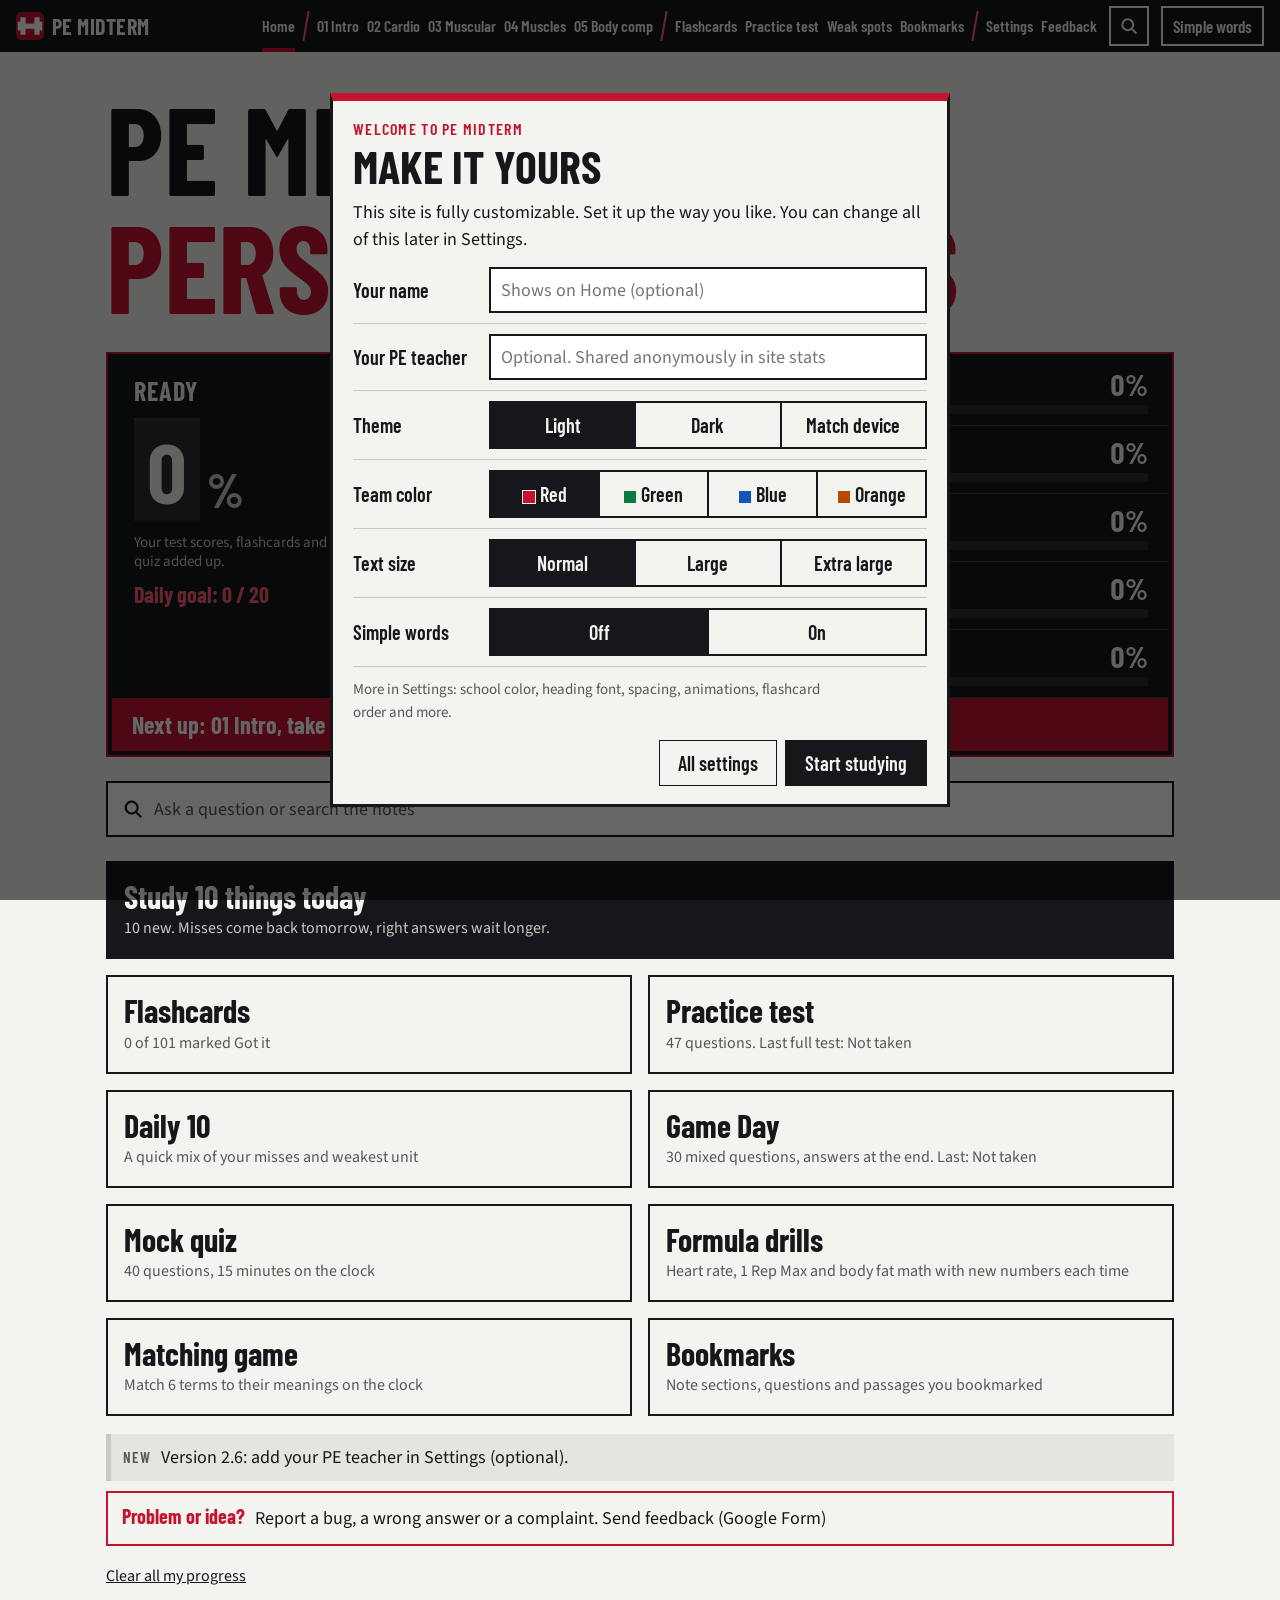
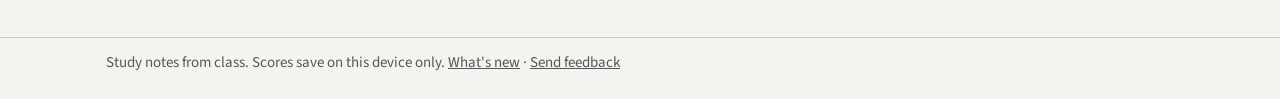
<file: index.html>
<!doctype html>
<html lang="en">
<head>
<meta charset="utf-8">
<meta name="viewport" content="width=device-width, initial-scale=1, viewport-fit=cover">
<title>PE Midterm: Personal Fitness</title>
<meta name="description" content="Study notes, muscle map, flashcards and practice test for the Personal Fitness midterm.">
<meta name="theme-color" id="theme-color" content="#15171a">
<meta name="apple-mobile-web-app-capable" content="yes">
<meta name="apple-mobile-web-app-status-bar-style" content="black">
<meta name="apple-mobile-web-app-title" content="PE Midterm">
<meta property="og:title" content="PE Midterm: Personal Fitness">
<meta property="og:description" content="Study notes, muscle map, flashcards and practice test for the Personal Fitness midterm.">
<meta property="og:type" content="website">
<link rel="icon" id="icon-svg" href="./img/favicon.svg" type="image/svg+xml">
<link rel="icon" href="./img/favicon-32.png" sizes="32x32" type="image/png">
<link rel="apple-touch-icon" href="./img/apple-touch-icon.png">
<script>
try {
  var s = (JSON.parse(localStorage.getItem('pe-midterm-v1')) || {}).settings || {}, r = document.documentElement;
  var t = s.theme === 'auto' ? (matchMedia('(prefers-color-scheme: dark)').matches ? 'dark' : 'light') : s.theme;
  if (t) r.dataset.theme = t;
  if (s.accent) r.dataset.accent = s.accent;
  if (s.accent === 'custom' && s.color) r.style.setProperty('--accent', s.color);
  if (s.size) r.dataset.size = s.size;
  if (s.font) r.dataset.font = s.font;
  if (s.density) r.dataset.density = s.density;
  if (s.motion) r.dataset.motion = s.motion;
  if (s.board) r.dataset.board = s.board;
  if (s.simple === 'on') r.setAttribute('data-simple', '');
} catch (e) {}
</script>
<link rel="preconnect" href="https://fonts.googleapis.com">
<link rel="preconnect" href="https://fonts.gstatic.com" crossorigin>
<link rel="stylesheet" href="https://fonts.googleapis.com/css2?family=Barlow+Condensed:wght@500;600;700&family=Oswald:wght@500;600;700&family=Source+Sans+3:ital,wght@0,400;0,600;0,700;1,400&display=swap">
<link rel="stylesheet" href="./css/style.css?v=3.4">
</head>
<body>

<!-- Icons for the 5 body composition methods -->
<svg width="0" height="0" class="sprite" aria-hidden="true">
  <symbol id="i-logo" viewBox="0 0 32 32">
    <rect width="32" height="32" rx="6" fill="var(--accent)"/>
    <path d="M2 11h3v10H2zM5 6h6v20H5zM11 13h10v6H11zM21 6h6v20h-6zM27 11h3v10h-3z" fill="var(--on-accent)"/>
  </symbol>
  <symbol id="t-home" viewBox="0 0 24 24"><path d="M3 11l9-8 9 8v10h-6v-6H9v6H3z" fill="none" stroke="currentColor" stroke-width="2" stroke-linejoin="round"/></symbol>
  <symbol id="t-units" viewBox="0 0 24 24"><path d="M4 5h3M10 5h10M4 12h3M10 12h10M4 19h3M10 19h10" fill="none" stroke="currentColor" stroke-width="2.4"/></symbol>
  <symbol id="t-cards" viewBox="0 0 24 24"><path d="M3 7h14v13H3zM7 7V4h14v13h-4" fill="none" stroke="currentColor" stroke-width="2" stroke-linejoin="round"/></symbol>
  <symbol id="t-test" viewBox="0 0 24 24"><path d="M5 3h14v18H5zM9 12l2.500 2.500L15.500 9" fill="none" stroke="currentColor" stroke-width="2" stroke-linejoin="round"/></symbol>
  <symbol id="t-settings" viewBox="0 0 24 24"><path d="M3 7h10M17 7h4M3 17h4M11 17h10" fill="none" stroke="currentColor" stroke-width="2"/><path d="M13 4h4v6h-4zM7 14h4v6H7z" fill="none" stroke="currentColor" stroke-width="2"/></symbol>
  <symbol id="t-more" viewBox="0 0 24 24"><circle cx="5" cy="12" r="2.2" fill="currentColor"/><circle cx="12" cy="12" r="2.2" fill="currentColor"/><circle cx="19" cy="12" r="2.2" fill="currentColor"/></symbol>
  <symbol id="i-speak" viewBox="0 0 24 24"><path d="M4 9h4l5-4v14l-5-4H4z" fill="currentColor"/><path d="M16 8.5a5 5 0 010 7M18.500 6a8.500 8.500 0 010 12" fill="none" stroke="currentColor" stroke-width="2" stroke-linecap="round"/></symbol>
  <symbol id="i-feedback" viewBox="0 0 24 24"><path d="M4 4h16v12H9l-5 4z" fill="none" stroke="currentColor" stroke-width="2.2" stroke-linejoin="round"/><path d="M12 7.5v4M12 13.2v.3" fill="none" stroke="currentColor" stroke-width="2.2" stroke-linecap="round"/></symbol>
  <symbol id="i-bookmark" viewBox="0 0 24 24"><path d="M6 3h12v18l-6-5-6 5z" fill="currentColor" fill-opacity="var(--bm-fill, 0)" stroke="currentColor" stroke-width="2.2" stroke-linejoin="round"/></symbol>
  <symbol id="i-search" viewBox="0 0 24 24"><circle cx="10.500" cy="10.500" r="6.500" fill="none" stroke="currentColor" stroke-width="2.400"/><path d="M15.500 15.500L21 21" fill="none" stroke="currentColor" stroke-width="2.400"/></symbol>
  <symbol id="i-hydro" viewBox="0 0 48 48">
    <path d="M6 8v34h36V8" fill="none" stroke="currentColor" stroke-width="2.5"/>
    <path d="M6 18q4.500-3 9 0t9 0 9 0 9 0" fill="none" stroke="currentColor" stroke-width="2"/>
    <circle cx="24" cy="24" r="3.500" fill="currentColor"/>
    <path d="M24 28v8M18 31h12M24 36l-4 4M24 36l4 4" fill="none" stroke="currentColor" stroke-width="2.500" stroke-linecap="round"/>
  </symbol>
  <symbol id="i-dxa" viewBox="0 0 48 48">
    <path d="M4 38h40M8 38v6M40 38v6" fill="none" stroke="currentColor" stroke-width="2.500"/>
    <path d="M10 33h24" stroke="currentColor" stroke-width="5" stroke-linecap="round"/>
    <circle cx="39" cy="32" r="3.500" fill="currentColor"/>
    <path d="M14 6h20v5H14z" fill="currentColor"/>
    <path d="M21 11l-4 17M27 11l4 17" fill="none" stroke="currentColor" stroke-width="2" stroke-dasharray="3 2.500"/>
  </symbol>
  <symbol id="i-bodpod" viewBox="0 0 48 48">
    <path d="M24 4c10 0 16 10 16 21 0 9-6 15-16 15S8 34 8 25C8 14 14 4 24 4z" fill="none" stroke="currentColor" stroke-width="2.500"/>
    <path d="M24 12c5 0 8 6 8 13 0 5-3 7-8 7s-8-2-8-7c0-7 3-13 8-13z" fill="none" stroke="currentColor" stroke-width="2"/>
    <path d="M14 44h20" stroke="currentColor" stroke-width="3"/>
  </symbol>
  <symbol id="i-bia" viewBox="0 0 48 48">
    <circle cx="24" cy="8" r="4.500" fill="currentColor"/>
    <path d="M24 14v16M24 30l-7 14M24 30l7 14M10 19l14-2 14 2" fill="none" stroke="currentColor" stroke-width="2.500" stroke-linecap="round"/>
    <path d="M8 26l5 3-4 3 6 4" fill="none" stroke="currentColor" stroke-width="2" stroke-linejoin="round"/>
    <path d="M40 26l-5 3 4 3-6 4" fill="none" stroke="currentColor" stroke-width="2" stroke-linejoin="round"/>
  </symbol>
  <symbol id="i-skinfold" viewBox="0 0 48 48">
    <path d="M4 40c8 0 12-2 15-10 2-5 8-5 10 0 3 8 7 10 15 10" fill="none" stroke="currentColor" stroke-width="2.500"/>
    <path d="M14 26V6h6M34 26V6h-6" fill="none" stroke="currentColor" stroke-width="2.500"/>
    <path d="M14 26l4 3M34 26l-4 3M10 6h28" fill="none" stroke="currentColor" stroke-width="2.500"/>
  </symbol>
</svg>

<header class="top">
  <div class="top-in">
    <a class="brand" href="#home"><svg class="brand-logo" aria-hidden="true"><use href="#i-logo"></use></svg>PE Midterm</a>
    <nav id="nav" class="nav" aria-label="Main">
      <a href="#home">Home</a>
      <span class="nav-sep" aria-hidden="true"></span>
      <a href="#u1">01 Intro</a>
      <a href="#u2">02 Cardio</a>
      <a href="#u3">03 Muscular</a>
      <a href="#u4">04 Muscles</a>
      <a href="#u5">05 Body comp</a>
      <span class="nav-sep" aria-hidden="true"></span>
      <a href="#flashcards">Flashcards</a>
      <a href="#test">Practice test</a>
      <a href="#weak">Weak spots</a>
      <a href="#saved">Bookmarks</a>
      <span class="nav-sep" aria-hidden="true"></span>
      <a href="#settings">Settings</a>
      <a href="https://forms.gle/6LFouHe3cwiY1r5t7" target="_blank" rel="noopener">Feedback</a>
    </nav>
    <a class="icon-btn" id="feedback-btn" href="https://forms.gle/6LFouHe3cwiY1r5t7" target="_blank" rel="noopener" aria-label="Send feedback or report a problem (Google Form)" title="Send feedback or report a problem"><svg aria-hidden="true"><use href="#i-feedback"></use></svg></a>
    <button type="button" class="icon-btn" id="search-btn" aria-label="Ask a question or search the notes"><svg aria-hidden="true"><use href="#i-search"></use></svg></button>
    <button type="button" class="dumb-btn" id="dumb-btn" aria-pressed="false">Simple words</button>
    <button class="menu-btn" id="menu-btn" aria-expanded="false" aria-controls="nav">Menu</button>
  </div>
</header>

<noscript><p class="noscript">This study site needs JavaScript. Turn it on in your browser, then reload.</p></noscript>

<main id="main">

<!-- HOME -->
<section class="view" id="view-home" data-title="Home">
  <div class="wrap">
    <p class="greeting" id="greeting" hidden></p>
    <h1 class="home-title" tabindex="-1">PE Midterm <span>Personal Fitness</span></h1>
    <div class="board" id="board"></div>
    <section class="plan" id="home-plan" aria-label="Study plan" hidden></section>
    <button type="button" class="ask-bar" id="home-ask"><svg aria-hidden="true"><use href="#i-search"></use></svg><span>Ask a question or search the notes</span></button>
    <div class="home-links">
      <button type="button" class="big-link solid study-link" id="home-study-btn" data-quick="study"><strong id="home-study"></strong><span id="home-study-note"></span></button>
      <a class="big-link" href="#flashcards"><strong>Flashcards</strong><span id="home-flash"></span></a>
      <a class="big-link" href="#test"><strong>Practice test</strong><span id="home-test"></span></a>
      <button type="button" class="big-link" data-quick="daily"><strong>Daily 10</strong><span id="home-daily"></span></button>
      <button type="button" class="big-link" data-quick="game"><strong>Game Day</strong><span id="home-game"></span></button>
      <button type="button" class="big-link" data-mock><strong>Mock quiz</strong><span>40 questions, 15 minutes on the clock</span></button>
      <a class="big-link" href="#drills"><strong>Formula drills</strong><span>Heart rate, 1 Rep Max and body fat math with new numbers each time</span></a>
      <a class="big-link" href="#match"><strong>Matching game</strong><span id="home-match"></span></a>
      <a class="big-link" href="#saved"><strong>Bookmarks</strong><span>Note sections, questions and passages you bookmarked</span></a>
    </div>
    <a class="whats-new" href="#updates"><b>New</b> <span id="home-news"></span></a>
    <a class="feedback-bar" href="https://forms.gle/6LFouHe3cwiY1r5t7" target="_blank" rel="noopener"><b>Problem or idea?</b> <span>Report a bug, a wrong answer or a complaint. Send feedback (Google Form)</span></a>
    <button type="button" class="link-btn clear-all" id="clear-all">Clear all my progress</button>
  </div>
</section>

<!-- 01 -->
<section class="view unit" id="view-u1" data-title="01 Intro to Personal Fitness">
  <div class="wrap">
    <header class="unit-head"><span class="unit-num">01</span><h1 tabindex="-1">Intro to Personal Fitness</h1></header>
    <div class="jump" data-jump></div>

    <div class="block" id="u1-wellness">
      <h2>Wellness</h2>
      <div>
        <p class="lead">4 domains of wellness</p>
        <ul class="quad"><li>Physical</li><li>Emotional</li><li>Intellectual</li><li>Social</li></ul>
        <p>Physical activity enhances the intellectual, emotional AND social aspects of health.</p>
      </div>
    </div>

    <div class="block" id="u1-components">
      <h2>Fitness components</h2>
      <div>
        <p class="lead">5 health-related fitness components, with the test used for each</p>
        <table class="tbl stack">
          <thead><tr><th scope="col">Component</th><th scope="col">Definition</th><th scope="col">Test</th></tr></thead>
          <tbody>
            <tr><th scope="row">Muscular Strength</th><td data-label="Definition">Maximum force a muscle group can exert against resistance</td><td data-label="Test">Push-up test</td></tr>
            <tr><th scope="row">Muscular Endurance</th><td data-label="Definition">The ability of a muscle to repeatedly exert force over a prolonged period of time</td><td data-label="Test">Curl-up test</td></tr>
            <tr><th scope="row">Cardiovascular Endurance</th><td data-label="Definition">The ability of your heart and lungs to supply oxygen to your body during sustained physical activity</td><td data-label="Test">PACER test</td></tr>
            <tr><th scope="row">Flexibility</th><td data-label="Definition">The ability to move a joint through normal range of motion (ROM)</td><td data-label="Test">Sit &amp; reach test</td></tr>
            <tr><th scope="row">Body Composition</th><td data-label="Definition">The relative comparison of body fat to lean body mass (muscle, bone, organs)</td><td data-label="Test">—</td></tr>
          </tbody>
        </table>
      </div>
    </div>

    <div class="block" id="u1-benefits">
      <h2>Benefits</h2>
      <div>
        <p class="lead">Benefits of physical fitness</p>
        <ul class="cols">
          <li>Improved health</li><li>Stronger heart</li><li>Improves mood</li><li>Increased energy levels</li>
          <li>Lowers risk of noncommunicable diseases</li><li>Sleep better</li><li>Avoid injuries</li><li>Better self-control</li>
          <li>Happier with how you see yourself</li><li>Increased life expectancy</li><li>Better physical performance</li>
        </ul>
      </div>
    </div>

    <div class="block" id="u1-rpe">
      <h2>RPE</h2>
      <div>
        <p class="lead">Rate of Perceived Exertion</p>
        <div class="rpe">
          <div><h3>Moderate activity</h3><p>Breathing heavily, can hold a short conversation. Still somewhat comfortable, but becoming noticeably more challenging.</p></div>
          <div class="hard"><h3>Vigorous activity</h3><p>Borderline uncomfortable. Short of breath, can speak a sentence.</p></div>
        </div>
      </div>
    </div>

    <div class="block" id="u1-lifetime">
      <h2>Lifetime activities</h2>
      <div>
        <p>Activities you can do during any phase of your lifetime:</p>
        <p class="runon">Group fitness / Swimming / Walk/jog / Tennis / Biking / Golf</p>
      </div>
    </div>

    <div class="block" id="u1-smart">
      <h2>SMART goals</h2>
      <div>
        <ol class="smart">
          <li><b>S</b>Specific (&amp; written)</li>
          <li><b>M</b>Measurable</li>
          <li><b>A</b>Attainable (yet challenging)</li>
          <li><b>R</b>Realistic</li>
          <li><b>T</b>Time frame</li>
        </ol>
        <table class="tbl plain">
          <tbody>
            <tr><th scope="row">Strength example</th><td>“I will increase my maximum bench press to 150 pounds by December 31.”</td></tr>
            <tr><th scope="row">Cardio example</th><td>“I will be able to run nonstop for 30 minutes by June 1.”</td></tr>
          </tbody>
        </table>
      </div>
    </div>

    <nav class="pager" data-pager="u1" aria-label="Unit"></nav>
  </div>
</section>

<!-- 02 -->
<section class="view unit" id="view-u2" data-title="02 Cardiovascular Fitness">
  <div class="wrap">
    <header class="unit-head"><span class="unit-num">02</span><h1 tabindex="-1">Cardiovascular Fitness</h1></header>
    <div class="jump" data-jump></div>

    <div class="block" id="u2-basics">
      <h2>Basics</h2>
      <div>
        <table class="tbl plain">
          <tbody>
            <tr><th scope="row">The #1 killer worldwide</th><td>Cardiovascular disease</td></tr>
            <tr><th scope="row">Cardiovascular endurance</th><td>The ability to persist in physical activities that rely on the heart, blood vessels and lungs to supply oxygen to the working muscles</td></tr>
            <tr><th scope="row">Function of the heart</th><td>To pump oxygenated blood to various parts of the body</td></tr>
            <tr><th scope="row">Most drastically affects</th><td>Cardiovascular fitness can most drastically affect life expectancy</td></tr>
          </tbody>
        </table>
      </div>
    </div>

    <div class="block" id="u2-risk">
      <h2>Risk factors</h2>
      <div>
        <p><strong>Risk factor:</strong> a major factor in your life that would increase your risk for a premature death.</p>
        <table class="tbl split">
          <thead><tr><th scope="col">Controllable</th><th scope="col">Non-controllable</th></tr></thead>
          <tbody><tr>
            <td><ul class="bare"><li>Inactivity</li><li>Smoking</li><li>Stress</li><li>High blood pressure</li><li>Cholesterol</li><li>Obesity</li></ul></td>
            <td><ul class="bare"><li>Biological sex</li><li>Heredity</li><li>Age</li></ul></td>
          </tr></tbody>
        </table>
      </div>
    </div>

    <div class="block" id="u2-benefits">
      <h2>Benefits</h2>
      <div>
        <p class="lead">Benefits of cardiovascular fitness</p>
        <table class="tbl eq">
          <tbody>
            <tr><td>Stronger heart</td><td class="eq-s">=</td><td>Lower blood pressure</td></tr>
            <tr><td>Decreased body fat</td><td class="eq-s">=</td><td>Less obesity</td></tr>
            <tr><td>Improved circulation</td><td class="eq-s">=</td><td>Lower blood pressure</td></tr>
            <tr><td>Faster recovery time</td><td class="eq-s">=</td><td>Improved performance</td></tr>
            <tr><td>Pumps more blood per beat</td><td class="eq-s">=</td><td>Less stress on system</td></tr>
            <tr><td>Less risk of CV disease</td><td class="eq-s">=</td><td>Decreased cholesterol</td></tr>
          </tbody>
        </table>
      </div>
    </div>

    <div class="block" id="u2-aerobic">
      <h2>Aerobic vs. anaerobic</h2>
      <div>
        <table class="tbl stack">
          <thead><tr><th scope="col"></th><th scope="col">Aerobic</th><th scope="col">Anaerobic</th></tr></thead>
          <tbody>
            <tr><th scope="row">Meaning</th><td data-label="Aerobic">“With oxygen”</td><td data-label="Anaerobic">“Without oxygen”</td></tr>
            <tr><th scope="row">Energy</th><td data-label="Aerobic">Oxygen is the energy supply that helps muscles burn fuel and move, so it doesn’t need another energy source.</td><td data-label="Anaerobic">Demand is greater than the supply, so it uses energy stored in the muscles (glucose).</td></tr>
            <tr><th scope="row">Exercise</th><td data-label="Aerobic">Moderate exercise over an extended period of time</td><td data-label="Anaerobic">Short bursts of intense exercise</td></tr>
            <tr><th scope="row">Examples</th><td data-label="Aerobic">Biking, swimming, rollerblading, cross-country running</td><td data-label="Anaerobic">Sprinting, agility ladders, tennis, wrestling</td></tr>
          </tbody>
        </table>
        <p class="spaced"><strong>4 characteristics of cardiovascular activities:</strong> large muscle groups, continuous, rhythmic, aerobic.</p>
      </div>
    </div>

    <div class="tool" id="u2-sorter">
      <h2>Sort it: aerobic or anaerobic</h2>
      <p class="hint">Drag each activity into a box, or tap it and then tap the box.</p>
      <div id="sorter"></div>
    </div>

    <div class="tool" id="u2-hr">
      <h2>Heart rate calculator</h2>
      <div class="calc-grid">
        <div>
          <label class="field" for="age">Your age</label>
          <input class="num-input" id="age" type="number" inputmode="numeric" min="1" max="100" value="14">
          <p class="math" id="hr-math" aria-live="polite"></p>
          <p class="math-label">Max HR = 220 − age</p>
          <table class="tbl mini">
            <caption>Class FITT intensity numbers</caption>
            <tbody>
              <tr><th scope="row">Beginner</th><td>Under 145 BPM</td></tr>
              <tr><th scope="row">Moderate to high</th><td>145–186 BPM</td></tr>
            </tbody>
          </table>
        </div>
        <div id="gauge"></div>
      </div>
    </div>

    <div class="block" id="u2-hrnotes">
      <h2>Heart rate notes</h2>
      <div>
        <blockquote>“I am fit if my HR is in the low-mid end of my target zone with moderate to high intensity exercise.”</blockquote>
        <p><strong>True/False, “We want to target an INCREASED resting heart rate”:</strong> False (we want a lower resting heart rate).</p>
        <p><strong>Two ways to increase intensity on cardio machines:</strong> increase the speed and increase the incline/resistance.</p>
        <p><strong>CDC recommendation:</strong> children and adolescents should get 60 minutes of physical activity daily, with a minimum of 20 minutes of cardiovascular activity.</p>
      </div>
    </div>

    <div class="block" id="u2-fitt">
      <h2>FITT principle</h2>
      <div>
        <p class="lead">FITT principle (cardio)</p>
        <table class="tbl fitt">
          <thead><tr><th scope="col"></th><th scope="col">Beginner</th><th scope="col">Moderate to high</th></tr></thead>
          <tbody>
            <tr><th scope="row"><b>F</b>Frequency<small>How often</small></th><td>3–5 days per week</td><td>5–7 days per week</td></tr>
            <tr><th scope="row"><b>I</b>Intensity<small>How hard</small></th><td>Less than 145 BPM</td><td>145–186 BPM</td></tr>
            <tr><th scope="row"><b>T</b>Time<small>How long</small></th><td>20–30 minutes</td><td>30–60 minutes</td></tr>
            <tr><th scope="row"><b>T</b>Type<small>Which exercises</small></th><td colspan="2">A continuous activity that is aerobic (requires oxygen), e.g. running, elliptical, swimming</td></tr>
          </tbody>
        </table>
        <p class="spaced"><strong>Review sheet fill-in:</strong> exercise <mark>3</mark> days minimum per week, at a moderate to vigorous level of intensity, for at least <mark>20</mark> minutes.</p>
        <p><strong>SMART + FITT example:</strong> “I will run 3 miles with a 7:30 mile pace by April 30th. I will complete 3 short runs at 20 minutes and 2 long runs a week at 30 minutes.”</p>
      </div>
    </div>

    <nav class="pager" data-pager="u2" aria-label="Unit"></nav>
  </div>
</section>

<!-- 03 -->
<section class="view unit" id="view-u3" data-title="03 Muscular Fitness">
  <div class="wrap">
    <header class="unit-head"><span class="unit-num">03</span><h1 tabindex="-1">Muscular Fitness</h1></header>
    <div class="jump" data-jump></div>

    <div class="block" id="u3-defs">
      <h2>Strength vs. endurance</h2>
      <div>
        <table class="tbl plain">
          <tbody>
            <tr><th scope="row">Muscular strength</th><td>The maximum force that can be generated by a specific muscle or muscle group</td></tr>
            <tr><th scope="row">Muscular endurance</th><td>The ability of your muscles to perform physical tasks and sustain repeated contractions over a long period of time</td></tr>
          </tbody>
        </table>
      </div>
    </div>

    <div class="tool" id="u3-protocol">
      <h2>Training protocols</h2>
      <table class="protocol">
        <thead>
          <tr>
            <th scope="col"><span class="vh">Measure</span></th>
            <th scope="col">
              <svg viewBox="0 0 160 60" aria-hidden="true"><path d="M8 30h144" stroke="currentColor" stroke-width="4"/><path d="M24 4h9v52h-9zM36 10h9v40h-9zM48 16h7v28h-7zM127 4h9v52h-9zM115 10h9v40h-9zM105 16h7v28h-7z" fill="currentColor"/></svg>
              Muscular Strength
            </th>
            <th scope="col">
              <svg viewBox="0 0 160 60" aria-hidden="true"><path d="M8 30h144" stroke="currentColor" stroke-width="4"/><path d="M36 18h7v24h-7zM117 18h7v24h-7z" fill="currentColor"/></svg>
              Muscular Endurance
            </th>
          </tr>
        </thead>
        <tbody>
          <tr><th scope="row">Sets</th><td class="stat">3</td><td class="stat">3</td></tr>
          <tr><th scope="row">Reps</th><td><span class="stat">4–8</span><span class="dots" data-dots="4,8"></span></td><td><span class="stat">12–16</span><span class="dots" data-dots="12,16"></span></td></tr>
          <tr><th scope="row">Load</th><td class="stat">Moderate/<wbr>heavy</td><td class="stat">Lighter</td></tr>
          <tr><th scope="row">% of 1 Rep Max</th><td><span class="stat">80%</span><span class="pct"><i style="width:80%"></i></span></td><td><span class="stat">60%</span><span class="pct"><i style="width:60%"></i></span></td></tr>
          <tr><th scope="row">Rest period</th><td class="stat">2–3 min</td><td class="stat">30–60 sec</td></tr>
        </tbody>
      </table>
    </div>

    <div class="tool" id="u3-movein">
      <h2>Move-in day example</h2>
      <div class="movein">
        <figure>
          <svg viewBox="0 0 300 180" role="img" aria-label="A heavy refrigerator being lifted off a truck">
            <path d="M10 130h190v18H10z" fill="var(--ink)"/>
            <path d="M200 92h52l32 30v26h-84z" fill="none" stroke="var(--ink)" stroke-width="4"/>
            <circle cx="52" cy="154" r="15" fill="var(--paper)" stroke="var(--ink)" stroke-width="4"/>
            <circle cx="238" cy="154" r="15" fill="var(--paper)" stroke="var(--ink)" stroke-width="4"/>
            <rect x="72" y="14" width="74" height="104" fill="var(--accent)"/>
            <path d="M72 50h74" stroke="var(--paper)" stroke-width="3"/>
            <path d="M84 26v14M84 60v24" stroke="var(--paper)" stroke-width="4"/>
            <path d="M168 104V30m-12 14l12-14 12 14" fill="none" stroke="var(--ink)" stroke-width="3"/>
          </svg>
          <figcaption><strong>Strength</strong> is lifting the heavy refrigerator off the truck.</figcaption>
        </figure>
        <figure>
          <svg viewBox="0 0 300 180" role="img" aria-label="20 light cardboard boxes next to three flights of stairs" id="boxes-svg"></svg>
          <figcaption><strong>Endurance</strong> is carrying 20 light cardboard boxes up three flights of stairs.</figcaption>
        </figure>
      </div>
    </div>

    <div class="tool" id="u3-1rm">
      <h2>1 Rep Max calculator</h2>
      <div class="calc-grid">
        <div>
          <label class="field" for="orm">Your 1RM (lbs)</label>
          <input class="num-input" id="orm" type="number" inputmode="decimal" min="1" value="60">
          <p class="note">Class example: 6 reps at 50 lbs = estimated 1RM of 60 lbs.</p>
        </div>
        <div class="orm-out" id="orm-out" aria-live="polite"></div>
      </div>
    </div>

    <div class="block" id="u3-terms">
      <h2>Terms</h2>
      <div>
        <table class="tbl plain">
          <tbody>
            <tr><th scope="row">Repetition (rep)</th><td>How many times you repeat a muscle movement</td></tr>
            <tr><th scope="row">Set</th><td>A group of consecutive repetitions (3 × 10 = 3 sets of 10 reps)</td></tr>
            <tr><th scope="row">Super sets</th><td>Exercising opposite muscle groups back to back (e.g. pecs/lats)</td></tr>
            <tr><th scope="row">One Rep Max (1RM)</th><td>The maximum amount of weight one can lift in a single repetition for a given exercise. It’s used to set your load as a percentage of your 1RM: 60% for endurance, 80% for strength.</td></tr>
          </tbody>
        </table>
      </div>
    </div>

    <div class="block" id="u3-law">
      <h2>Law of Use</h2>
      <div>
        <blockquote>“That which is used develops… and that which is not used wastes away!”</blockquote>
        <p>(If you don’t use it, you lose it.)</p>
        <div class="hyper">
          <figure>
            <svg viewBox="0 0 120 120" aria-hidden="true"><circle cx="60" cy="60" r="52" fill="var(--accent)"/></svg>
            <figcaption><strong>Hypertrophy:</strong> muscles become larger and stronger (example: lifting regularly makes your biceps grow).</figcaption>
          </figure>
          <figure>
            <svg viewBox="0 0 120 120" aria-hidden="true"><circle cx="60" cy="60" r="52" fill="none" stroke="var(--rule)" stroke-width="2" stroke-dasharray="5 5"/><circle cx="60" cy="60" r="26" fill="var(--ink)"/></svg>
            <figcaption><strong>Atrophy:</strong> muscles become smaller and weaker (example: a leg shrinking after weeks in a cast).</figcaption>
          </figure>
        </div>
      </div>
    </div>

    <div class="block" id="u3-rest">
      <h2>Rest and recovery</h2>
      <div><p>A muscle group needs about <strong class="callout">48 hours</strong> of rest between strength workouts.</p></div>
    </div>

    <div class="block" id="u3-technique">
      <h2>Proper technique</h2>
      <div>
        <ul class="cols">
          <li>Warm-up</li><li>Full range of motion (ROM)</li><li>Proper amount of weight</li>
          <li>Controlled smooth movements</li><li>Use a spotter (free weights)</li><li>Adjust the machine</li>
        </ul>
        <p class="spaced"><strong>Why proper technique is important (2 reasons):</strong> to get the desired results, and to avoid injury.</p>
      </div>
    </div>

    <div class="block" id="u3-warmup">
      <h2>Warm-up</h2>
      <div>
        <p class="lead">Importance of a proper warm-up</p>
        <ul class="ruled">
          <li>Faster muscle contraction: muscles contract faster and more forcefully</li>
          <li>Ligaments and tendons are more pliable and less prone to injury</li>
          <li>Less cardiovascular stress</li>
          <li>Accelerated nerve impulses</li>
          <li>Psychological readiness</li>
        </ul>
      </div>
    </div>

    <div class="block" id="u3-opposing">
      <h2>Opposing muscles</h2>
      <div><p>Work opposite muscles to avoid a muscle imbalance (quadriceps &amp; hamstrings, pectorals &amp; lats).</p></div>
    </div>

    <div class="block" id="u3-principles">
      <h2>Training principles</h2>
      <div>
        <h3>Overload principle</h3>
        <p>The body will respond by getting stronger when increased demands are placed upon it. It must be gradual and progressive, because too much overload leads to injury and fatigue.</p>
        <h3>Principle of progression</h3>
        <p>Gradual increase of the demands placed on the body to get increased results. Start out slowly with lighter weights, then increase systematically as the body adapts.</p>
        <p>Example: Milo of Croton carried a newborn calf every day until it grew into a bull.</p>
        <h3>Principle of specificity</h3>
        <p>The body adapts “specifically” to the demands placed upon it (force, speed, angle).</p>
      </div>
    </div>

    <div class="block" id="u3-benefits">
      <h2>Benefits</h2>
      <div>
        <p class="lead">Benefits of muscular fitness</p>
        <ul class="cols">
          <li>Increased energy</li><li>Increased self-esteem</li><li>Improved physical performance</li><li>Injury prevention</li>
          <li>Better sleep</li><li>Improved health</li><li>Lower levels of fat</li><li>Increased life expectancy</li>
          <li>Less muscular fatigue</li><li>Athletic performance</li><li>Protects bone density</li>
        </ul>
      </div>
    </div>

    <nav class="pager" data-pager="u3" aria-label="Unit"></nav>
  </div>
</section>

<!-- 04 -->
<section class="view unit" id="view-u4" data-title="04 Muscles & Machines">
  <div class="wrap">
    <header class="unit-head"><span class="unit-num">04</span><h1 tabindex="-1">Muscles &amp; Machines</h1></header>

    <div class="map" id="map">
      <div class="map-main">
        <div class="seg" id="map-modes" role="group" aria-label="Muscle map mode">
          <button data-mode="explore" class="is-on" aria-pressed="true">Muscles</button>
          <button data-mode="machines" aria-pressed="false">Machines</button>
          <button data-mode="quiz" aria-pressed="false">Quiz mode</button>
          <button data-mode="type" aria-pressed="false">Type it</button>
        </div>
        <div class="machine-list" id="machine-list" hidden></div>
        <div id="figure"></div>
      </div>
      <div class="map-panel" id="map-panel" aria-live="polite"></div>
    </div>

    <div class="block" id="u4-key">
      <h2>Chart key</h2>
      <div>
        <p class="hidden-note" id="key-hidden" hidden>The key is hidden during the quizzes.</p>
        <table class="tbl key" id="key-table">
          <thead><tr><th scope="col">#</th><th scope="col">Muscle</th><th scope="col">Machine / exercise</th></tr></thead>
          <tbody id="key-body"></tbody>
        </table>
      </div>
    </div>

    <nav class="pager" data-pager="u4" aria-label="Unit"></nav>
  </div>
</section>

<!-- 05 -->
<section class="view unit" id="view-u5" data-title="05 Body Composition">
  <div class="wrap">
    <header class="unit-head"><span class="unit-num">05</span><h1 tabindex="-1">Body Composition</h1></header>
    <div class="jump" data-jump></div>

    <div class="block" id="u5-what">
      <h2>What it is</h2>
      <div>
        <p><strong>Body composition:</strong> the relative comparison of body fat to lean body mass (muscle, bone, organs). It compares both body fat and lean body mass.</p>
        <p class="lead">Example: 150 lb body weight × 20% body fat</p>
        <div class="split-bar" role="img" aria-label="30 pounds fat weight and 120 pounds fat-free weight">
          <span class="fat" style="width:20%">30 lbs</span><span class="lean" style="width:80%">120 lbs</span>
        </div>
        <p class="bar-key"><span>Fat weight</span><span>Fat-free weight</span></p>
        <p><strong>Why know it:</strong> evaluate your health, plan a better program for weight management, evaluate your progress on an exercise and nutrition plan.</p>
      </div>
    </div>

    <div class="block" id="u5-functions">
      <h2>Functions of body fat</h2>
      <div>
        <ol class="numbered">
          <li>Normal physiological functioning</li>
          <li>Protection of organs from bodily harm</li>
          <li>Insulation and body temperature regulation</li>
          <li>Absorption of fat-soluble vitamins (A, D, E &amp; K)</li>
          <li>Energy source (stored energy)</li>
        </ol>
      </div>
    </div>

    <div class="tool" id="u5-types">
      <h2>Two types of fat</h2>
      <div class="fat-grid">
        <svg viewBox="0 0 460 330" role="img" aria-label="Cross-section of the torso. Subcutaneous fat is a layer just under the skin. Visceral fat sits around the organs.">
          <ellipse cx="230" cy="172" rx="175" ry="120" fill="var(--tint)" stroke="var(--ink)" stroke-width="4"/>
          <ellipse cx="230" cy="172" rx="150" ry="96" fill="var(--shape)" stroke="var(--ink)" stroke-width="1"/>
          <ellipse cx="230" cy="172" rx="130" ry="78" fill="var(--paper)" stroke="var(--ink)" stroke-width="1"/>
          <g fill="var(--accent)">
            <circle cx="150" cy="150" r="24"/><circle cx="178" cy="196" r="28"/><circle cx="224" cy="132" r="22"/>
            <circle cx="282" cy="138" r="24"/><circle cx="312" cy="178" r="26"/><circle cx="272" cy="212" r="26"/>
            <circle cx="226" cy="214" r="18"/><circle cx="222" cy="172" r="18"/>
          </g>
          <g fill="#7d7f7d" stroke="var(--ink)" stroke-width="1.500">
            <path d="M152 164c0-22 28-30 44-18s10 42-10 42-34-6-34-24z"/>
            <path d="M246 150c14-14 54-10 58 12s-22 36-40 30-30-30-18-42z"/>
            <circle cx="222" cy="186" r="11"/>
          </g>
          <g fill="none" stroke="var(--ink)" stroke-width="1.500">
            <path d="M50 28v76l40 24"/>
            <path d="M410 28v50l-74 92"/>
            <path d="M230 304v-45"/>
            <path d="M350 304l-68-114"/>
            <path d="M46 304l50-55"/>
          </g>
          <g class="svg-label">
            <text x="10" y="20">Subcutaneous fat</text>
            <text x="450" y="20" text-anchor="end">Visceral fat</text>
            <text x="10" y="322">Skin</text>
            <text x="230" y="322" text-anchor="middle">Muscle</text>
            <text x="350" y="322" text-anchor="middle">Organs</text>
          </g>
        </svg>
        <div>
          <h3>Subcutaneous</h3>
          <p>Fat stored just underneath the skin; the fat you can feel on your arms and legs. It’s for warmth and protection, as well as storage of extra energy.</p>
          <h3>Visceral</h3>
          <p>Fat stored in and around internal organs and the torso, also known as intra-abdominal fat or organ fat. Excess can lead to increased risk for health problems (heart disease, type 2 diabetes). It’s usually the first fat to be lost in weight loss.</p>
        </div>
      </div>
    </div>

    <div class="block" id="u5-versus">
      <h2>Fat vs. muscle</h2>
      <div>
        <p class="lead">Two different tissues</p>
        <table class="tbl stack">
          <thead><tr><th scope="col"></th><th scope="col">Muscle</th><th scope="col">Fat</th></tr></thead>
          <tbody>
            <tr><th scope="row">Properties</th><td data-label="Muscle">Fibrous, contractible and connective tissue</td><td data-label="Fat">Lipids, adipose tissue</td></tr>
            <tr><th scope="row">Weight / density</th><td data-label="Muscle">Heavier / more dense</td><td data-label="Fat">Lighter / less dense</td></tr>
            <tr><th scope="row">Function</th><td data-label="Muscle">Moves the body and maintains posture</td><td data-label="Fat">Protection, insulation and a source of energy</td></tr>
            <tr><th scope="row">Response to exercise</th><td data-label="Muscle">Increases with exercise</td><td data-label="Fat">Decreases with exercise</td></tr>
          </tbody>
        </table>
        <p class="poster-line">Fat can NOT be converted to muscle.</p>
      </div>
    </div>

    <div class="block" id="u5-bmi">
      <h2>BMI</h2>
      <div>
        <p><strong>BMI (Body Mass Index):</strong> a measure of relative size based on the mass (weight) and height of an individual.</p>
        <p>Still widely used to screen for weight categories that may lead to health problems.</p>
        <p><strong>Problem:</strong> BMI does not account for age, sex, ethnicity or muscle mass.</p>
      </div>
    </div>

    <div class="block" id="u5-methods">
      <h2>Measurement methods</h2>
      <div><table class="tbl methods" id="method-table"><tbody></tbody></table></div>
    </div>

    <div class="tool" id="u5-match">
      <h2>Match the method</h2>
      <p class="hint">Tap a method, then tap its description.</p>
      <div id="matcher"></div>
    </div>

    <div class="block" id="u5-percent">
      <h2>Recommended body fat %</h2>
      <div>
        <p class="lead">Ages 20–40</p>
        <div class="bf">
          <div><span class="bf-n">About 12–18%</span>Males</div>
          <div><span class="bf-n">About 18–24%</span>Females</div>
        </div>
      </div>
    </div>

    <div class="tool" id="u5-timeline">
      <h2>Fat cell timeline</h2>
      <div class="timeline-scroll" tabindex="0" role="region" aria-label="Fat cell timeline">
        <ol class="timeline" id="timeline"></ol>
      </div>
      <p class="swipe-note">Swipe the timeline sideways to see all 4 stages.</p>
    </div>

    <div class="block" id="u5-cells">
      <h2>Fat cell notes</h2>
      <div>
        <ul class="ruled">
          <li>Fat cell development is rapid in the first few years of life.</li>
          <li>During growth, fat cells increase in number.</li>
          <li>Fat cell number is set by your early twenties. After this, they increase in size.</li>
          <li>When energy intake exceeds expenditure, fat cells increase in size.</li>
          <li>With fat loss, the size of fat cells shrinks, but not the number.</li>
          <li><strong>True/False, “The number of fat cells reduces in your lifetime”:</strong> False.</li>
          <li>If fat cells have enlarged and energy intake keeps exceeding expenditure, fat cells can increase in number again.</li>
          <li>Your lifestyle and dietary habits as a teenager are factors in determining your health as an adult.</li>
        </ul>
      </div>
    </div>

    <nav class="pager" data-pager="u5" aria-label="Unit"></nav>
  </div>
</section>

<!-- FLASHCARDS -->
<section class="view" id="view-flashcards" data-title="Flashcards">
  <div class="wrap narrow">
    <header class="unit-head"><h1 tabindex="-1">Flashcards</h1></header>
    <div class="seg wrapy" id="flash-units" role="group" aria-label="Pick a unit"></div>
    <div class="flash-opts">
      <div class="seg flash-pile" id="flash-pile" role="group" aria-label="Pick a pile">
        <button type="button" data-pile="all"></button>
        <button type="button" data-pile="learning"></button>
      </div>
      <div class="seg flash-mode" id="flash-mode" role="group" aria-label="How to answer">
        <button type="button" data-mode="flip">Flip</button>
        <button type="button" data-mode="type">Type it</button>
      </div>
    </div>
    <div class="flash-progress"><span id="flash-known"></span><span class="pct"><i id="flash-bar"></i></span></div>
    <div class="flash-stage">
      <button class="card" id="card" aria-label="Flip card">
        <span class="card-in">
          <span class="face front"><span class="card-tag" id="card-tag-f"></span><span class="card-text" id="card-front"></span><span class="card-simple simple" id="card-simple-f"></span></span>
          <span class="face back"><span class="card-tag" id="card-tag-b"></span><span class="card-text" id="card-back"></span><span class="card-simple simple" id="card-simple-b"></span></span>
        </span>
      </button>
    </div>
    <form class="flash-type" id="flash-type" autocomplete="off" hidden>
      <label class="vh" for="type-input">Your answer</label>
      <div class="flash-type-row">
        <input class="text-input" id="type-input" type="text" placeholder="Type the answer" autocapitalize="off" spellcheck="false">
        <button type="submit" class="btn solid" id="type-check">Check</button>
      </div>
      <p class="type-result" id="type-result" aria-live="polite" hidden></p>
    </form>
    <div class="flash-mark">
      <button class="btn" id="card-learning">Still learning</button>
      <button class="btn solid" id="card-known">Got it</button>
    </div>
    <div class="flash-bar">
      <button class="btn" id="card-prev">Back</button>
      <span class="count" id="card-count" aria-live="polite"></span>
      <button class="btn" id="card-next">Next</button>
    </div>
    <div class="flash-sub">
      <button class="btn ghost" id="card-shuffle">Shuffle</button>
      <button class="btn ghost" id="card-order">In order</button>
      <button class="btn ghost speak-btn" id="card-speak" aria-pressed="false" aria-label="Read this card aloud"><svg aria-hidden="true"><use href="#i-speak"></use></svg>Read aloud</button>
    </div>
  </div>
</section>

<!-- PRACTICE TEST -->
<section class="view" id="view-test" data-title="Practice test">
  <div class="wrap narrow">
    <header class="unit-head"><h1 tabindex="-1">Practice test</h1></header>
    <div id="test-root"></div>
  </div>
</section>

<!-- UNITS -->
<section class="view" id="view-units" data-title="Units">
  <div class="wrap narrow">
    <header class="unit-head"><h1 tabindex="-1">Units</h1></header>
    <div class="unit-list" id="unit-list"></div>
    <a class="sheet-link" href="#sheet"><b>Review sheet</b><span>Every flashcard on a few printable pages</span></a>
  </div>
</section>

<!-- SETTINGS -->
<section class="view" id="view-settings" data-title="Settings">
  <div class="wrap narrow">
    <header class="unit-head"><h1 tabindex="-1">Settings</h1></header>

    <h2 class="set-group">You</h2>
    <div class="set-row">
      <label class="set-label" for="set-name">Your name</label>
      <p class="note">Shows on Home. Saved on this device only.</p>
      <input class="text-input" id="set-name" type="text" maxlength="24" autocomplete="off" placeholder="Type your name">
    </div>
    <div class="set-row">
      <label class="set-label" for="set-teacher">Your PE teacher</label>
      <p class="note">Optional. Helps show how each class is studying. It's shared with the site's anonymous stats, but your name never is.</p>
      <input class="text-input" id="set-teacher" type="text" maxlength="40" autocomplete="off" placeholder="For example: Mr. Smith">
    </div>

    <h2 class="set-group">Look</h2>
    <div class="set-row">
      <span class="set-label">Theme</span>
      <div class="seg" data-set="theme">
        <button type="button" data-val="light">Light</button>
        <button type="button" data-val="dark">Dark</button>
        <button type="button" data-val="auto">Match device</button>
      </div>
    </div>
    <div class="set-row">
      <span class="set-label">Team color</span>
      <div class="seg wrap-seg" data-set="accent">
        <button type="button" data-val="red"><i class="dot" style="background:#c4122f"></i>Red</button>
        <button type="button" data-val="green"><i class="dot" style="background:#0b7a3e"></i>Green</button>
        <button type="button" data-val="blue"><i class="dot" style="background:#1457b8"></i>Blue</button>
        <button type="button" data-val="orange"><i class="dot" style="background:#b84a00"></i>Orange</button>
      </div>
      <label class="color-pick">Or pick your school color <input type="color" id="set-color" value="#c4122f"></label>
    </div>
    <div class="set-row">
      <span class="set-label">Heading font</span>
      <div class="seg" data-set="font">
        <button type="button" data-val="barlow">Sporty</button>
        <button type="button" data-val="oswald">Bold</button>
        <button type="button" data-val="plain">Plain</button>
      </div>
    </div>
    <div class="set-row">
      <span class="set-label">Text size</span>
      <div class="seg" data-set="size">
        <button type="button" data-val="normal">Normal</button>
        <button type="button" data-val="large">Large</button>
        <button type="button" data-val="xl">Extra large</button>
      </div>
    </div>
    <div class="set-row">
      <span class="set-label">Spacing</span>
      <div class="seg" data-set="density">
        <button type="button" data-val="comfy">Roomy</button>
        <button type="button" data-val="compact">Compact</button>
      </div>
    </div>
    <div class="set-row">
      <span class="set-label">Animations</span>
      <div class="seg" data-set="motion">
        <button type="button" data-val="on">On</button>
        <button type="button" data-val="off">Off</button>
      </div>
    </div>

    <h2 class="set-group">Studying</h2>
    <div class="set-row">
      <span class="set-label">Simple words</span>
      <p class="note">Adds a plain-English note under your teacher's wording. Test answers stay in the teacher's wording.</p>
      <div class="seg" data-set="simple">
        <button type="button" data-val="off">Off</button>
        <button type="button" data-val="on">On</button>
      </div>
    </div>
    <div class="set-row">
      <span class="set-label">Flashcards show first</span>
      <div class="seg" data-set="cardFirst">
        <button type="button" data-val="term">Term</button>
        <button type="button" data-val="answer">Answer</button>
      </div>
    </div>
    <div class="set-row">
      <span class="set-label">Daily goal</span>
      <p class="note">Flashcards and questions to answer each day. Shows on the Home scoreboard.</p>
      <div class="seg" data-set="goal">
        <button type="button" data-val="off">Off</button>
        <button type="button" data-val="10">10</button>
        <button type="button" data-val="20">20</button>
        <button type="button" data-val="40">40</button>
      </div>
    </div>
    <div class="set-row">
      <span class="set-label">Game Day length</span>
      <div class="seg" data-set="gameLength">
        <button type="button" data-val="15">15</button>
        <button type="button" data-val="30">30</button>
        <button type="button" data-val="all">All</button>
      </div>
    </div>
    <div class="set-row">
      <span class="set-label">Open the app on</span>
      <div class="seg wrap-seg" data-set="startPage">
        <button type="button" data-val="home">Home</button>
        <button type="button" data-val="last">Last page</button>
        <button type="button" data-val="flashcards">Flashcards</button>
        <button type="button" data-val="test">Test</button>
      </div>
    </div>
    <div class="set-row">
      <span class="set-label">Home scoreboard</span>
      <div class="seg" data-set="board">
        <button type="button" data-val="show">Show</button>
        <button type="button" data-val="hide">Hide</button>
      </div>
    </div>

    <h2 class="set-group">App and data</h2>
    <div class="set-row">
      <span class="set-label">Put it on your phone</span>
      <p>On iPhone, tap Share, then Add to Home Screen. On Android, open the browser menu, then choose Add to Home screen. It opens like an app.</p>
      <button type="button" class="btn solid" id="install-btn" hidden>Install app</button>
    </div>
    <div class="set-row">
      <span class="set-label">Backup</span>
      <p class="note">Save your scores and settings to a file, then load it on another device.</p>
      <div class="date-row">
        <button type="button" class="btn" id="backup-save">Save backup</button>
        <label class="btn file-btn">Load backup<input type="file" id="backup-load" accept=".json,application/json"></label>
      </div>
    </div>
    <div class="set-row">
      <span class="set-label">Feedback</span>
      <p class="note">Got a question or an idea for the app? Send it with a quick Google Form.</p>
      <a class="btn" href="https://forms.gle/6LFouHe3cwiY1r5t7" target="_blank" rel="noopener">Send feedback</a>
    </div>
    <div class="set-row">
      <span class="set-label">Welcome tour</span>
      <p class="note">See the quick setup screen from your first visit again.</p>
      <div class="date-row">
        <button type="button" class="btn" id="welcome-again">Show welcome screen</button>
        <a class="btn ghost" href="#updates">What's new</a>
      </div>
    </div>
    <div class="test-actions">
      <button type="button" class="btn ghost" id="settings-reset">Reset settings</button>
    </div>
  </div>
</section>

<!-- MORE (phone tab) -->
<section class="view" id="view-more" data-title="More">
  <div class="wrap narrow">
    <header class="unit-head"><h1 tabindex="-1">More</h1></header>
    <nav class="more-list" aria-label="More pages">
      <a class="more-feedback" href="https://forms.gle/6LFouHe3cwiY1r5t7" target="_blank" rel="noopener"><b>Send feedback</b><span>Report a problem, a wrong answer, a complaint or an idea (Google Form)</span></a>
      <a href="#saved"><b>Bookmarks</b><span>Bookmarked note sections, questions and saved passages</span></a>
      <a href="#weak"><b>Weak spots</b><span>What to study next, based on your misses</span></a>
      <a href="#last"><b>Last look</b><span>Formulas, the muscle chart and your misses on one page</span></a>
      <a href="#drills"><b>Formula drills</b><span>Practice the heart rate, 1 Rep Max and body fat math</span></a>
      <a href="#match"><b>Matching game</b><span>Match terms to their meanings on the clock</span></a>
      <a href="#test" data-mock><b>Mock quiz</b><span>40 questions, 15 minutes, answers at the end</span></a>
      <a href="#sheet"><b>Review sheet</b><span>Every flashcard on a few printable pages</span></a>
      <a href="#settings"><b>Settings</b><span>Theme, colors, text size and more</span></a>
      <a href="#updates"><b>What's new</b><span>Patch notes</span></a>
    </nav>
  </div>
</section>

<!-- NOT FOUND -->
<section class="view" id="view-404" data-title="Page not found">
  <div class="wrap narrow">
    <header class="unit-head"><h1 tabindex="-1">Page not found</h1></header>
    <p class="note">That link doesn't go to anything on this site. It may be old or mistyped.</p>
    <p class="nf-links"><a class="btn solid" href="#home">Go to Home</a> <a class="btn" href="#units">See the units</a> <a class="btn" href="#test">Practice test</a></p>
  </div>
</section>

<!-- STATS -->
<section class="view" id="view-stats" data-title="Stats">
  <div class="wrap narrow">
    <header class="unit-head"><h1 tabindex="-1">Stats</h1></header>
    <p class="note">How people are using the site. These numbers only start from the day counting was switched on, not from when the site was made. Nobody's name is ever recorded: each person shows up only as a number, like Student 4.</p>
    <div id="stats-root"></div>
  </div>
</section>

<!-- SAVED -->
<section class="view" id="view-saved" data-title="Bookmarks">
  <div class="wrap narrow">
    <header class="unit-head"><h1 tabindex="-1">Bookmarks</h1></header>
    <p class="note">Sections of the notes you bookmarked, questions you bookmarked during a test, and passages you saved. They stay on this device, even if you clear your progress.</p>
    <div id="saved-root"></div>
  </div>
</section>

<!-- WEAK SPOTS -->
<section class="view" id="view-weak" data-title="Weak spots">
  <div class="wrap narrow">
    <header class="unit-head"><h1 tabindex="-1">Weak spots</h1></header>
    <div id="weak-root"></div>
  </div>
</section>

<!-- REVIEW SHEET -->
<section class="view" id="view-sheet" data-title="Review sheet">
  <div class="wrap">
    <header class="unit-head sheet-head"><h1 tabindex="-1">Review sheet</h1><button type="button" class="btn solid" data-print>Print</button></header>
    <p class="note sheet-intro">Every flashcard, grouped by unit. Print it or save it as a PDF from the print screen.</p>
    <div id="sheet-root"></div>
  </div>
</section>

<!-- LAST LOOK -->
<section class="view" id="view-last" data-title="Last look">
  <div class="wrap narrow">
    <header class="unit-head sheet-head"><h1 tabindex="-1">Last look</h1><button type="button" class="btn solid" data-print>Print</button></header>
    <p class="note sheet-intro">The short version for the night before and the morning of the midterm.</p>
    <div id="last-root"></div>
  </div>
</section>

<!-- FORMULA DRILLS -->
<section class="view" id="view-drills" data-title="Formula drills">
  <div class="wrap narrow">
    <header class="unit-head"><h1 tabindex="-1">Formula drills</h1></header>
    <p class="note">New numbers every time. Type the answer, then check it.</p>
    <div id="drill-root"></div>
  </div>
</section>

<!-- MATCHING GAME -->
<section class="view" id="view-match" data-title="Matching game">
  <div class="wrap">
    <header class="unit-head"><h1 tabindex="-1">Matching game</h1></header>
    <div id="match-root"></div>
  </div>
</section>

<!-- PATCH NOTES -->
<section class="view" id="view-updates" data-title="What's new">
  <div class="wrap narrow">
    <header class="unit-head"><h1 tabindex="-1">What's new</h1></header>
    <p class="note patch-intro">Patch notes for the study site. Newest changes are at the top.</p>

    <article class="patch" id="patch-2-6">
      <header class="patch-head"><h2>Version 2.6</h2><time datetime="2026-11-12">Nov 12, 2026</time></header>
      <h3>New</h3>
      <ul>
        <li><strong>Your PE teacher:</strong> you can type your PE teacher's name in Settings. It's optional. It helps show how each class is studying.</li>
        <li>The site now also counts how long people study and what they practice, without names. Each person is only a number. Turn on "Do Not Track" in your browser to opt out.</li>
      </ul>
    </article>

    <article class="patch" id="patch-2-5">
      <header class="patch-head"><h2>Version 2.5</h2><time datetime="2026-11-12">Nov 12, 2026</time></header>
      <h3>New</h3>
      <ul>
        <li>The site now counts visits anonymously. Turn on "Do Not Track" in your browser to opt out.</li>
      </ul>
    </article>

    <article class="patch" id="patch-2-4">
      <header class="patch-head"><h2>Version 2.4</h2><time datetime="2026-11-11">Nov 11, 2026</time></header>
      <h3>New</h3>
      <ul>
        <li><strong>Mock quiz:</strong> 40 questions from every unit with a 45 minute clock. It's at the top of the Test page and on Home. Answers and your score by unit come at the end. This replaces the 47 question mock midterm.</li>
      </ul>
    </article>

    <article class="patch" id="patch-2-3">
      <header class="patch-head"><h2>Version 2.3</h2><time datetime="2026-11-11">Nov 11, 2026</time></header>
      <h3>Fixed</h3>
      <ul>
        <li><strong>Updates show up right away:</strong> some phones kept running an old copy of the app, so the bookmarks never appeared. The app now loads new versions and refreshes itself when one arrives.</li>
        <li><strong>Bookmarks tab:</strong> Bookmarks now has its own tab in the bottom bar and its own link in the menu.</li>
      </ul>
    </article>

    <article class="patch" id="patch-2-2">
      <header class="patch-head"><h2>Version 2.2</h2><time datetime="2026-11-11">Nov 11, 2026</time></header>
      <h3>Changed</h3>
      <ul>
        <li><strong>Bookmark the notes like a textbook:</strong> every section of every unit has a bookmark button next to its heading. Bookmarked sections get a ribbon and show up on the Bookmarks page, so you can jump straight back to them.</li>
        <li><strong>Bookmarks are easier to find:</strong> every test question has a Bookmark button next to it. Your bookmarks and saved passages are on the Bookmarks page, linked from Home, the Practice test page, More and the menu.</li>
      </ul>
    </article>

    <article class="patch" id="patch-2-1">
      <header class="patch-head"><h2>Version 2.1</h2><time datetime="2026-11-11">Nov 11, 2026</time></header>
      <h3>New</h3>
      <ul>
        <li><strong>Skip a question:</strong> tap Skip for now during a test and it comes back at the end.</li>
        <li><strong>Save a question:</strong> tap Save question to keep it. Practice your saved questions from the Practice test page or More, Saved.</li>
        <li><strong>Text evidence:</strong> stuck? Tap I don't know: show evidence to see the line from the notes that backs up the answer, then answer it yourself. It is turned off in the Mock midterm.</li>
        <li><strong>Saved passages:</strong> select any text in a unit's notes and tap Save passage. You can also save the text evidence from a question. Find them all under More, Saved.</li>
      </ul>
      <h3>Changed</h3>
      <ul>
        <li><strong>Feedback is easier to find:</strong> there's a button in the top bar on every page, and it's also on Home, at the top of More, in the menu and under every test answer, so you can report a wrong answer right away.</li>
      </ul>
    </article>

    <article class="patch" id="patch-2-0">
      <header class="patch-head"><h2>Version 2.0</h2><time datetime="2026-11-10">Nov 10, 2026</time><span class="patch-tag">Final</span></header>
      <p>The final version, ready for the midterm on Thursday, Nov 12. Everything you saved before is still here.</p>
      <h3>New</h3>
      <ul>
        <li><strong>Study plan:</strong> Home now lists what to do today, picked from your misses, your weakest unit and what is due for review.</li>
        <li><strong>Test-day mode:</strong> on Thursday, Home switches to a last look with the key formulas, your misses and the muscle chart. The Last look page is under More any day.</li>
        <li><strong>Formula drills:</strong> max heart rate, 1 Rep Max and body fat problems with new numbers each time.</li>
        <li><strong>Mock midterm:</strong> it's back. Every question, 45 minutes on the clock, answers at the end.</li>
        <li><strong>Readiness check:</strong> the plan and Weak spots show how much you got right in the last 7 days.</li>
        <li><strong>Matching game:</strong> match six terms to their meanings and beat your best time.</li>
        <li><strong>Share a score:</strong> send a test score or matching time to a friend.</li>
      </ul>
      <h3>Changed</h3>
      <ul>
        <li>The midterm date is built in, so the countdown shows for everyone. The Midterm date setting is gone.</li>
      </ul>
    </article>

    <article class="patch" id="patch-1-3">
      <header class="patch-head"><h2>Version 1.3</h2><time datetime="2026-11-04">Nov 4, 2026</time></header>
      <h3>New</h3>
      <ul>
        <li>Type it: a flashcard mode where you read the definition and type the term. Small spelling slips still count.</li>
        <li>Read aloud: tap the speaker on a flashcard or next to any heading in the notes to hear it.</li>
        <li>Review sheet: every flashcard on a few printable pages. Find it on the Units page or under More.</li>
        <li>Daily goal: answer 20 flashcards or questions a day and track it on the Home scoreboard. Change it or turn it off in Settings.</li>
      </ul>
      <h3>Fixed</h3>
      <ul>
        <li>Some note tables in units 01, 02 and 03 were hidden unless Simple words was on. They show all the time now.</li>
      </ul>
    </article>

    <article class="patch" id="patch-1-2">
      <header class="patch-head"><h2>Version 1.2</h2><time datetime="2026-11-02">Nov 2, 2026</time></header>
      <h3>New</h3>
      <ul>
        <li>Weak spots page: shows your weakest units, the questions you missed and the flashcards you're still learning, with buttons to practice them.</li>
        <li>On phones, the Settings tab is now More. It holds Weak spots, Settings and What's new.</li>
        <li>Cleaner layout: a top menu split into groups, a tidier Practice test page and a more compact welcome screen.</li>
        <li>You can type your name on the welcome screen.</li>
      </ul>
    </article>

    <article class="patch" id="patch-1-1">
      <header class="patch-head"><h2>Version 1.1</h2><time datetime="2026-11-02">Nov 2, 2026</time></header>
      <h3>New</h3>
      <ul>
        <li>Welcome screen for first-time visitors. Pick your theme, team color, text size and simple words before you start.</li>
        <li>This What's new page, so you can see what changed since your last visit.</li>
        <li>Settings has a button to show the welcome screen again.</li>
      </ul>
      <h3>Fixed</h3>
      <ul>
        <li>Show welcome screen button now works right after an update, and on older iPhones.</li>
      </ul>
    </article>

    <article class="patch" id="patch-1-0-1">
      <header class="patch-head"><h2>Version 1.0.1</h2><time datetime="2026-11-01">Nov 1, 2026</time></header>
      <h3>Fixed</h3>
      <ul>
        <li>The site now loads correctly from its web address on GitHub Pages.</li>
      </ul>
    </article>

    <article class="patch" id="patch-1-0">
      <header class="patch-head"><h2>Version 1.0</h2><time datetime="2026-11-01">Nov 1, 2026</time></header>
      <h3>First release</h3>
      <ul>
        <li>Notes for all 5 units: Intro, Cardio, Muscular, Muscles and machines, Body composition.</li>
        <li>Interactive muscle map with explore, machine matcher, quiz and type-the-name modes.</li>
        <li>Heart rate zone calculator, 1RM calculator and other hands-on tools.</li>
        <li>Flashcards with Got it and Still learning piles.</li>
        <li>Practice test, Daily 10, Game Day and a study plan that brings back your misses.</li>
        <li>Search that answers questions from the notes.</li>
        <li>Simple words mode for plain-English notes.</li>
        <li>Settings for theme, team color, font, text size, spacing and more.</li>
        <li>Works offline and installs on your phone. Backup your progress to a file.</li>
      </ul>
    </article>
  </div>
</section>

</main>

<footer class="foot"><div class="wrap">Study notes from class. Scores save on this device only. <a href="#updates">What's new</a> · <a href="https://forms.gle/6LFouHe3cwiY1r5t7" target="_blank" rel="noopener">Send feedback</a></div></footer>

<nav class="tabbar" aria-label="App">
  <a href="#home" data-tab="home"><svg aria-hidden="true"><use href="#t-home"></use></svg>Home</a>
  <a href="#units" data-tab="units"><svg aria-hidden="true"><use href="#t-units"></use></svg>Units</a>
  <a href="#flashcards" data-tab="flashcards"><svg aria-hidden="true"><use href="#t-cards"></use></svg>Cards</a>
  <a href="#test" data-tab="test"><svg aria-hidden="true"><use href="#t-test"></use></svg>Test</a>
  <a href="#saved" data-tab="saved"><svg aria-hidden="true"><use href="#i-bookmark"></use></svg>Bookmarks</a>
  <a href="#more" data-tab="more"><svg aria-hidden="true"><use href="#t-more"></use></svg>More</a>
</nav>

<dialog class="search" id="search" aria-label="Search">
  <div class="search-top">
    <input class="text-input" id="search-input" type="search" placeholder="Ask a question or search" autocomplete="off" aria-label="Ask a question or search the notes">
    <button type="button" class="btn ghost" id="search-close">Close</button>
  </div>
  <div class="search-results" id="search-results"></div>
</dialog>

<dialog class="welcome" id="welcome" aria-labelledby="welcome-title">
  <div class="welcome-in" tabindex="-1" autofocus>
    <p class="kicker">Welcome to PE Midterm</p>
    <h2 id="welcome-title">Make it yours</h2>
    <p class="welcome-lead">This site is fully customizable. Set it up the way you like. You can change all of this later in Settings.</p>

    <div class="welcome-row">
      <label class="set-label" for="welcome-name">Your name</label>
      <input class="text-input welcome-name" id="welcome-name" type="text" maxlength="24" autocomplete="off" placeholder="Shows on Home (optional)">
    </div>
    <div class="welcome-row">
      <label class="set-label" for="welcome-teacher">Your PE teacher</label>
      <input class="text-input welcome-name" id="welcome-teacher" type="text" maxlength="40" autocomplete="off" placeholder="Optional. Shared anonymously in site stats">
    </div>
    <div class="welcome-row">
      <span class="set-label">Theme</span>
      <div class="seg" data-set="theme">
        <button type="button" data-val="light">Light</button>
        <button type="button" data-val="dark">Dark</button>
        <button type="button" data-val="auto">Match device</button>
      </div>
    </div>
    <div class="welcome-row">
      <span class="set-label">Team color</span>
      <div class="seg wrap-seg" data-set="accent">
        <button type="button" data-val="red"><i class="dot" style="background:#c4122f"></i>Red</button>
        <button type="button" data-val="green"><i class="dot" style="background:#0b7a3e"></i>Green</button>
        <button type="button" data-val="blue"><i class="dot" style="background:#1457b8"></i>Blue</button>
        <button type="button" data-val="orange"><i class="dot" style="background:#b84a00"></i>Orange</button>
      </div>
    </div>
    <div class="welcome-row">
      <span class="set-label">Text size</span>
      <div class="seg" data-set="size">
        <button type="button" data-val="normal">Normal</button>
        <button type="button" data-val="large">Large</button>
        <button type="button" data-val="xl">Extra large</button>
      </div>
    </div>
    <div class="welcome-row">
      <span class="set-label">Simple words</span>
      <div class="seg" data-set="simple">
        <button type="button" data-val="off">Off</button>
        <button type="button" data-val="on">On</button>
      </div>
    </div>

    <p class="note welcome-more">More in Settings: school color, heading font, spacing, animations, flashcard order and more.</p>
    <div class="welcome-actions">
      <button type="button" class="btn ghost" id="welcome-settings">All settings</button>
      <button type="button" class="btn solid" id="welcome-start">Start studying</button>
    </div>
  </div>
</dialog>

<div class="toast" id="toast" role="status" aria-live="polite"></div>

<script src="./js/analytics.js?v=3.4"></script>
<script src="./js/data.js?v=2.9"></script>
<script src="./js/simple.js?v=2.9"></script>
<script src="./js/body.js?v=2.9"></script>
<script src="./js/main.js?v=3.5"></script>
</body>
</html>
</file>
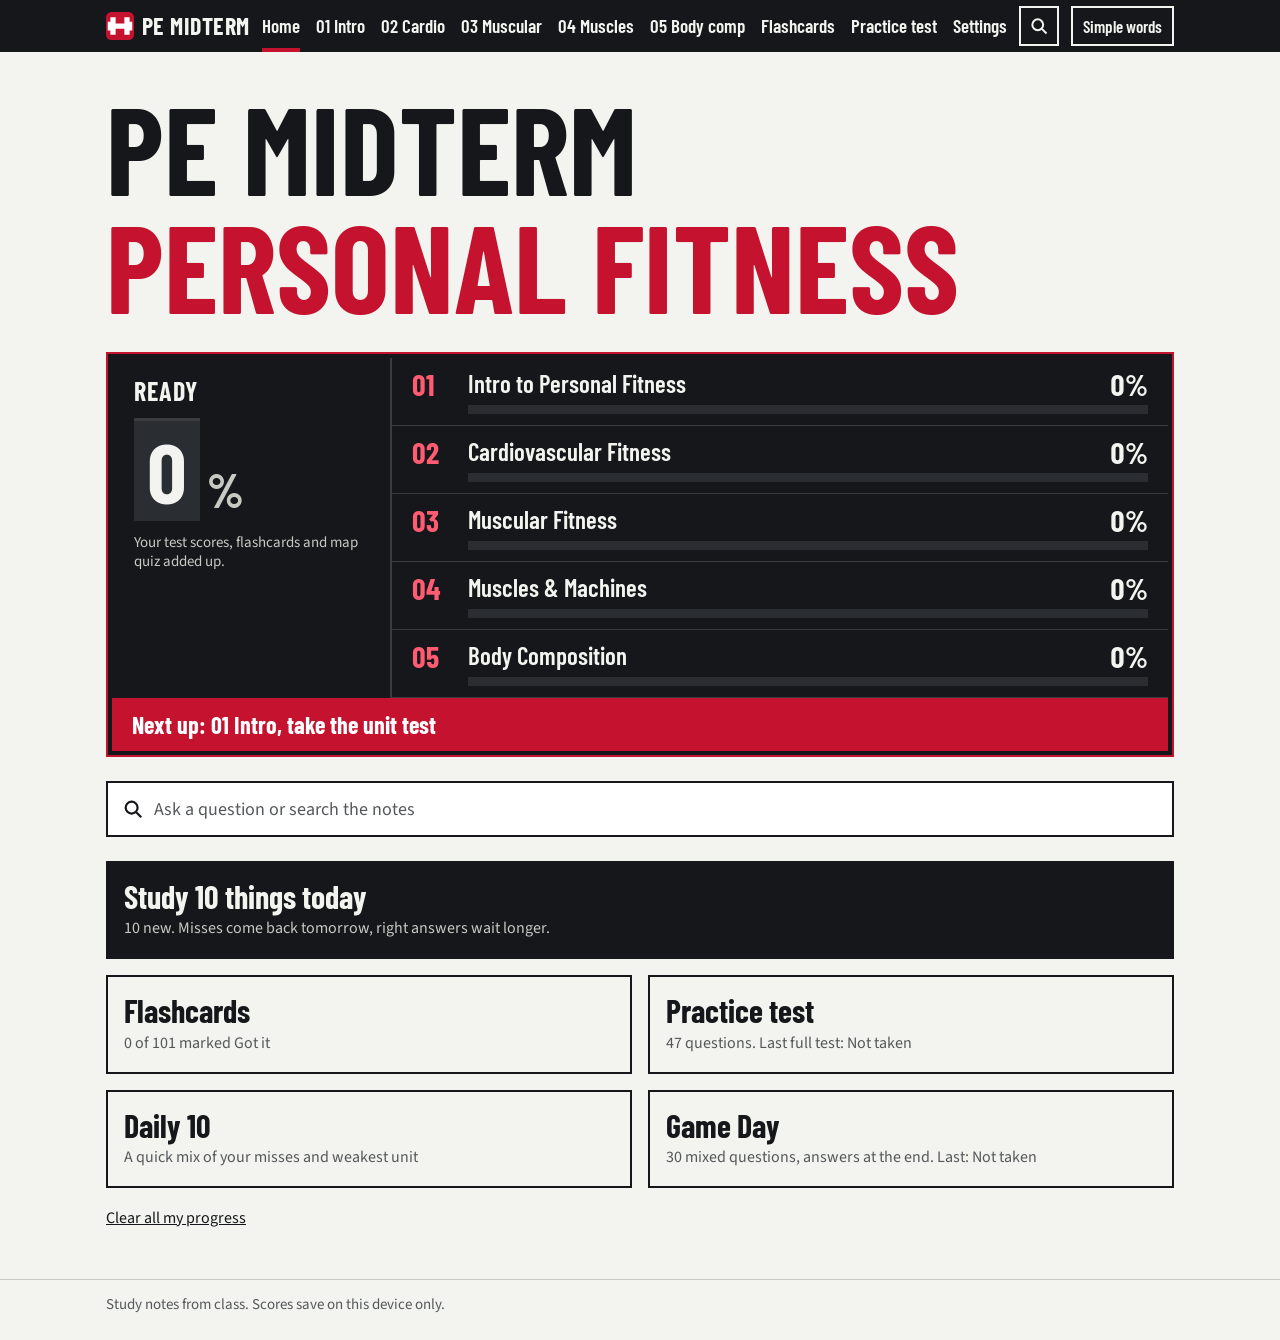
<file: P.E Midterms/index.html>
<!doctype html>
<html lang="en">
<head>
<meta charset="utf-8">
<meta name="viewport" content="width=device-width, initial-scale=1, viewport-fit=cover">
<title>PE Midterm: Personal Fitness</title>
<meta name="description" content="Study notes, muscle map, flashcards and practice test for the Personal Fitness midterm.">
<meta name="theme-color" id="theme-color" content="#15171a">
<meta name="apple-mobile-web-app-capable" content="yes">
<meta name="apple-mobile-web-app-status-bar-style" content="black">
<meta name="apple-mobile-web-app-title" content="PE Midterm">
<meta property="og:title" content="PE Midterm: Personal Fitness">
<meta property="og:description" content="Study notes, muscle map, flashcards and practice test for the Personal Fitness midterm.">
<meta property="og:type" content="website">
<link rel="icon" id="icon-svg" href="./img/favicon.svg" type="image/svg+xml">
<link rel="icon" href="./img/favicon-32.png" sizes="32x32" type="image/png">
<link rel="apple-touch-icon" href="./img/apple-touch-icon.png">
<script>
try {
  var s = (JSON.parse(localStorage.getItem('pe-midterm-v1')) || {}).settings || {}, r = document.documentElement;
  var t = s.theme === 'auto' ? (matchMedia('(prefers-color-scheme: dark)').matches ? 'dark' : 'light') : s.theme;
  if (t) r.dataset.theme = t;
  if (s.accent) r.dataset.accent = s.accent;
  if (s.accent === 'custom' && s.color) r.style.setProperty('--accent', s.color);
  if (s.size) r.dataset.size = s.size;
  if (s.font) r.dataset.font = s.font;
  if (s.density) r.dataset.density = s.density;
  if (s.motion) r.dataset.motion = s.motion;
  if (s.board) r.dataset.board = s.board;
  if (s.simple === 'on') r.setAttribute('data-simple', '');
} catch (e) {}
</script>
<link rel="preconnect" href="https://fonts.googleapis.com">
<link rel="preconnect" href="https://fonts.gstatic.com" crossorigin>
<link rel="stylesheet" href="https://fonts.googleapis.com/css2?family=Barlow+Condensed:wght@500;600;700&family=Oswald:wght@500;600;700&family=Source+Sans+3:ital,wght@0,400;0,600;0,700;1,400&display=swap">
<link rel="stylesheet" href="./css/style.css">
</head>
<body>

<!-- Icons for the 5 body composition methods -->
<svg width="0" height="0" class="sprite" aria-hidden="true">
  <symbol id="i-logo" viewBox="0 0 32 32">
    <rect width="32" height="32" rx="6" fill="var(--accent)"/>
    <path d="M2 11h3v10H2zM5 6h6v20H5zM11 13h10v6H11zM21 6h6v20h-6zM27 11h3v10h-3z" fill="var(--on-accent)"/>
  </symbol>
  <symbol id="t-home" viewBox="0 0 24 24"><path d="M3 11l9-8 9 8v10h-6v-6H9v6H3z" fill="none" stroke="currentColor" stroke-width="2" stroke-linejoin="round"/></symbol>
  <symbol id="t-units" viewBox="0 0 24 24"><path d="M4 5h3M10 5h10M4 12h3M10 12h10M4 19h3M10 19h10" fill="none" stroke="currentColor" stroke-width="2.4"/></symbol>
  <symbol id="t-cards" viewBox="0 0 24 24"><path d="M3 7h14v13H3zM7 7V4h14v13h-4" fill="none" stroke="currentColor" stroke-width="2" stroke-linejoin="round"/></symbol>
  <symbol id="t-test" viewBox="0 0 24 24"><path d="M5 3h14v18H5zM9 12l2.500 2.500L15.500 9" fill="none" stroke="currentColor" stroke-width="2" stroke-linejoin="round"/></symbol>
  <symbol id="t-settings" viewBox="0 0 24 24"><path d="M3 7h10M17 7h4M3 17h4M11 17h10" fill="none" stroke="currentColor" stroke-width="2"/><path d="M13 4h4v6h-4zM7 14h4v6H7z" fill="none" stroke="currentColor" stroke-width="2"/></symbol>
  <symbol id="i-search" viewBox="0 0 24 24"><circle cx="10.500" cy="10.500" r="6.500" fill="none" stroke="currentColor" stroke-width="2.400"/><path d="M15.500 15.500L21 21" fill="none" stroke="currentColor" stroke-width="2.400"/></symbol>
  <symbol id="i-hydro" viewBox="0 0 48 48">
    <path d="M6 8v34h36V8" fill="none" stroke="currentColor" stroke-width="2.5"/>
    <path d="M6 18q4.500-3 9 0t9 0 9 0 9 0" fill="none" stroke="currentColor" stroke-width="2"/>
    <circle cx="24" cy="24" r="3.500" fill="currentColor"/>
    <path d="M24 28v8M18 31h12M24 36l-4 4M24 36l4 4" fill="none" stroke="currentColor" stroke-width="2.500" stroke-linecap="round"/>
  </symbol>
  <symbol id="i-dxa" viewBox="0 0 48 48">
    <path d="M4 38h40M8 38v6M40 38v6" fill="none" stroke="currentColor" stroke-width="2.500"/>
    <path d="M10 33h24" stroke="currentColor" stroke-width="5" stroke-linecap="round"/>
    <circle cx="39" cy="32" r="3.500" fill="currentColor"/>
    <path d="M14 6h20v5H14z" fill="currentColor"/>
    <path d="M21 11l-4 17M27 11l4 17" fill="none" stroke="currentColor" stroke-width="2" stroke-dasharray="3 2.500"/>
  </symbol>
  <symbol id="i-bodpod" viewBox="0 0 48 48">
    <path d="M24 4c10 0 16 10 16 21 0 9-6 15-16 15S8 34 8 25C8 14 14 4 24 4z" fill="none" stroke="currentColor" stroke-width="2.500"/>
    <path d="M24 12c5 0 8 6 8 13 0 5-3 7-8 7s-8-2-8-7c0-7 3-13 8-13z" fill="none" stroke="currentColor" stroke-width="2"/>
    <path d="M14 44h20" stroke="currentColor" stroke-width="3"/>
  </symbol>
  <symbol id="i-bia" viewBox="0 0 48 48">
    <circle cx="24" cy="8" r="4.500" fill="currentColor"/>
    <path d="M24 14v16M24 30l-7 14M24 30l7 14M10 19l14-2 14 2" fill="none" stroke="currentColor" stroke-width="2.500" stroke-linecap="round"/>
    <path d="M8 26l5 3-4 3 6 4" fill="none" stroke="currentColor" stroke-width="2" stroke-linejoin="round"/>
    <path d="M40 26l-5 3 4 3-6 4" fill="none" stroke="currentColor" stroke-width="2" stroke-linejoin="round"/>
  </symbol>
  <symbol id="i-skinfold" viewBox="0 0 48 48">
    <path d="M4 40c8 0 12-2 15-10 2-5 8-5 10 0 3 8 7 10 15 10" fill="none" stroke="currentColor" stroke-width="2.500"/>
    <path d="M14 26V6h6M34 26V6h-6" fill="none" stroke="currentColor" stroke-width="2.500"/>
    <path d="M14 26l4 3M34 26l-4 3M10 6h28" fill="none" stroke="currentColor" stroke-width="2.500"/>
  </symbol>
</svg>

<header class="top">
  <div class="top-in">
    <a class="brand" href="#home"><svg class="brand-logo" aria-hidden="true"><use href="#i-logo"></use></svg>PE Midterm</a>
    <nav id="nav" class="nav" aria-label="Main">
      <a href="#home">Home</a>
      <a href="#u1">01 Intro</a>
      <a href="#u2">02 Cardio</a>
      <a href="#u3">03 Muscular</a>
      <a href="#u4">04 Muscles</a>
      <a href="#u5">05 Body comp</a>
      <a href="#flashcards">Flashcards</a>
      <a href="#test">Practice test</a>
      <a href="#settings">Settings</a>
    </nav>
    <button type="button" class="icon-btn" id="search-btn" aria-label="Ask a question or search the notes"><svg aria-hidden="true"><use href="#i-search"></use></svg></button>
    <button type="button" class="dumb-btn" id="dumb-btn" aria-pressed="false">Simple words</button>
    <button class="menu-btn" id="menu-btn" aria-expanded="false" aria-controls="nav">Menu</button>
  </div>
</header>

<noscript><p class="noscript">This study site needs JavaScript. Turn it on in your browser, then reload.</p></noscript>

<main id="main">

<!-- HOME -->
<section class="view" id="view-home" data-title="Home">
  <div class="wrap">
    <p class="greeting" id="greeting" hidden></p>
    <h1 class="home-title" tabindex="-1">PE Midterm <span>Personal Fitness</span></h1>
    <div class="board" id="board"></div>
    <button type="button" class="ask-bar" id="home-ask"><svg aria-hidden="true"><use href="#i-search"></use></svg><span>Ask a question or search the notes</span></button>
    <div class="home-links">
      <button type="button" class="big-link solid study-link" id="home-study-btn" data-quick="study"><strong id="home-study"></strong><span id="home-study-note"></span></button>
      <a class="big-link" href="#flashcards"><strong>Flashcards</strong><span id="home-flash"></span></a>
      <a class="big-link" href="#test"><strong>Practice test</strong><span id="home-test"></span></a>
      <button type="button" class="big-link" data-quick="daily"><strong>Daily 10</strong><span id="home-daily"></span></button>
      <button type="button" class="big-link" data-quick="game"><strong>Game Day</strong><span id="home-game"></span></button>
    </div>
    <button type="button" class="link-btn clear-all" id="clear-all">Clear all my progress</button>
  </div>
</section>

<!-- 01 -->
<section class="view unit" id="view-u1" data-title="01 Intro to Personal Fitness">
  <div class="wrap">
    <header class="unit-head"><span class="unit-num">01</span><h1 tabindex="-1">Intro to Personal Fitness</h1></header>
    <div class="jump" data-jump></div>

    <div class="block" id="u1-wellness">
      <h2>Wellness</h2>
      <div>
        <p class="lead">4 domains of wellness</p>
        <ul class="quad"><li>Physical</li><li>Emotional</li><li>Intellectual</li><li>Social</li></ul>
        <p>Physical activity enhances the intellectual, emotional AND social aspects of health.</p>
      </div>
    </div>

    <div class="block" id="u1-components">
      <h2>Fitness components</h2>
      <div>
        <p class="lead">5 health-related fitness components, with the test used for each</p>
        <table class="tbl stack">
          <thead><tr><th scope="col">Component</th><th scope="col">Definition</th><th scope="col">Test</th></tr></thead>
          <tbody>
            <tr><th scope="row">Muscular Strength</th><td data-label="Definition">Maximum force a muscle group can exert against resistance</td><td data-label="Test">Push-up test</td></tr>
            <tr><th scope="row">Muscular Endurance</th><td data-label="Definition">The ability of a muscle to repeatedly exert force over a prolonged period of time</td><td data-label="Test">Curl-up test</td></tr>
            <tr><th scope="row">Cardiovascular Endurance</th><td data-label="Definition">The ability of your heart and lungs to supply oxygen to your body during sustained physical activity</td><td data-label="Test">PACER test</td></tr>
            <tr><th scope="row">Flexibility</th><td data-label="Definition">The ability to move a joint through normal range of motion (ROM)</td><td data-label="Test">Sit &amp; reach test</td></tr>
            <tr><th scope="row">Body Composition</th><td data-label="Definition">The relative comparison of body fat to lean body mass (muscle, bone, organs)</td><td data-label="Test">—</td></tr>
          </tbody>
        </table>
      </div>
    </div>

    <div class="block" id="u1-benefits">
      <h2>Benefits</h2>
      <div>
        <p class="lead">Benefits of physical fitness</p>
        <ul class="cols">
          <li>Improved health</li><li>Stronger heart</li><li>Improves mood</li><li>Increased energy levels</li>
          <li>Lowers risk of noncommunicable diseases</li><li>Sleep better</li><li>Avoid injuries</li><li>Better self-control</li>
          <li>Happier with how you see yourself</li><li>Increased life expectancy</li><li>Better physical performance</li>
        </ul>
      </div>
    </div>

    <div class="block" id="u1-rpe">
      <h2>RPE</h2>
      <div>
        <p class="lead">Rate of Perceived Exertion</p>
        <div class="rpe">
          <div><h3>Moderate activity</h3><p>Breathing heavily, can hold a short conversation. Still somewhat comfortable, but becoming noticeably more challenging.</p></div>
          <div class="hard"><h3>Vigorous activity</h3><p>Borderline uncomfortable. Short of breath, can speak a sentence.</p></div>
        </div>
      </div>
    </div>

    <div class="block" id="u1-lifetime">
      <h2>Lifetime activities</h2>
      <div>
        <p>Activities you can do during any phase of your lifetime:</p>
        <p class="runon">Group fitness / Swimming / Walk/jog / Tennis / Biking / Golf</p>
      </div>
    </div>

    <div class="block" id="u1-smart">
      <h2>SMART goals</h2>
      <div>
        <ol class="smart">
          <li><b>S</b>Specific (&amp; written)</li>
          <li><b>M</b>Measurable</li>
          <li><b>A</b>Attainable (yet challenging)</li>
          <li><b>R</b>Realistic</li>
          <li><b>T</b>Time frame</li>
        </ol>
        <table class="tbl plain">
          <tbody>
            <tr><th scope="row">Strength example</th><td>“I will increase my maximum bench press to 150 pounds by December 31.”</td></tr>
            <tr><th scope="row">Cardio example</th><td>“I will be able to run nonstop for 30 minutes by June 1.”</td></tr>
          </tbody>
        </table>
      </div>
    </div>

    <nav class="pager" data-pager="u1" aria-label="Unit"></nav>
  </div>
</section>

<!-- 02 -->
<section class="view unit" id="view-u2" data-title="02 Cardiovascular Fitness">
  <div class="wrap">
    <header class="unit-head"><span class="unit-num">02</span><h1 tabindex="-1">Cardiovascular Fitness</h1></header>
    <div class="jump" data-jump></div>

    <div class="block" id="u2-basics">
      <h2>Basics</h2>
      <div>
        <table class="tbl plain">
          <tbody>
            <tr><th scope="row">The #1 killer worldwide</th><td>Cardiovascular disease</td></tr>
            <tr><th scope="row">Cardiovascular endurance</th><td>The ability to persist in physical activities that rely on the heart, blood vessels and lungs to supply oxygen to the working muscles</td></tr>
            <tr><th scope="row">Function of the heart</th><td>To pump oxygenated blood to various parts of the body</td></tr>
            <tr><th scope="row">Most drastically affects</th><td>Cardiovascular fitness can most drastically affect life expectancy</td></tr>
          </tbody>
        </table>
      </div>
    </div>

    <div class="block" id="u2-risk">
      <h2>Risk factors</h2>
      <div>
        <p><strong>Risk factor:</strong> a major factor in your life that would increase your risk for a premature death.</p>
        <table class="tbl split">
          <thead><tr><th scope="col">Controllable</th><th scope="col">Non-controllable</th></tr></thead>
          <tbody><tr>
            <td><ul class="bare"><li>Inactivity</li><li>Smoking</li><li>Stress</li><li>High blood pressure</li><li>Cholesterol</li><li>Obesity</li></ul></td>
            <td><ul class="bare"><li>Biological sex</li><li>Heredity</li><li>Age</li></ul></td>
          </tr></tbody>
        </table>
      </div>
    </div>

    <div class="block" id="u2-benefits">
      <h2>Benefits</h2>
      <div>
        <p class="lead">Benefits of cardiovascular fitness</p>
        <table class="tbl eq">
          <tbody>
            <tr><td>Stronger heart</td><td class="eq-s">=</td><td>Lower blood pressure</td></tr>
            <tr><td>Decreased body fat</td><td class="eq-s">=</td><td>Less obesity</td></tr>
            <tr><td>Improved circulation</td><td class="eq-s">=</td><td>Lower blood pressure</td></tr>
            <tr><td>Faster recovery time</td><td class="eq-s">=</td><td>Improved performance</td></tr>
            <tr><td>Pumps more blood per beat</td><td class="eq-s">=</td><td>Less stress on system</td></tr>
            <tr><td>Less risk of CV disease</td><td class="eq-s">=</td><td>Decreased cholesterol</td></tr>
          </tbody>
        </table>
      </div>
    </div>

    <div class="block" id="u2-aerobic">
      <h2>Aerobic vs. anaerobic</h2>
      <div>
        <table class="tbl stack">
          <thead><tr><th scope="col"></th><th scope="col">Aerobic</th><th scope="col">Anaerobic</th></tr></thead>
          <tbody>
            <tr><th scope="row">Meaning</th><td data-label="Aerobic">“With oxygen”</td><td data-label="Anaerobic">“Without oxygen”</td></tr>
            <tr><th scope="row">Energy</th><td data-label="Aerobic">Oxygen is the energy supply that helps muscles burn fuel and move, so it doesn’t need another energy source.</td><td data-label="Anaerobic">Demand is greater than the supply, so it uses energy stored in the muscles (glucose).</td></tr>
            <tr><th scope="row">Exercise</th><td data-label="Aerobic">Moderate exercise over an extended period of time</td><td data-label="Anaerobic">Short bursts of intense exercise</td></tr>
            <tr><th scope="row">Examples</th><td data-label="Aerobic">Biking, swimming, rollerblading, cross-country running</td><td data-label="Anaerobic">Sprinting, agility ladders, tennis, wrestling</td></tr>
          </tbody>
        </table>
        <p class="spaced"><strong>4 characteristics of cardiovascular activities:</strong> large muscle groups, continuous, rhythmic, aerobic.</p>
      </div>
    </div>

    <div class="tool" id="u2-sorter">
      <h2>Sort it: aerobic or anaerobic</h2>
      <p class="hint">Drag each activity into a box, or tap it and then tap the box.</p>
      <div id="sorter"></div>
    </div>

    <div class="tool" id="u2-hr">
      <h2>Heart rate calculator</h2>
      <div class="calc-grid">
        <div>
          <label class="field" for="age">Your age</label>
          <input class="num-input" id="age" type="number" inputmode="numeric" min="1" max="100" value="14">
          <p class="math" id="hr-math" aria-live="polite"></p>
          <p class="math-label">Max HR = 220 − age</p>
          <table class="tbl mini">
            <caption>Class FITT intensity numbers</caption>
            <tbody>
              <tr><th scope="row">Beginner</th><td>Under 145 BPM</td></tr>
              <tr><th scope="row">Moderate to high</th><td>145–186 BPM</td></tr>
            </tbody>
          </table>
        </div>
        <div id="gauge"></div>
      </div>
    </div>

    <div class="block" id="u2-hrnotes">
      <h2>Heart rate notes</h2>
      <div>
        <blockquote>“I am fit if my HR is in the low-mid end of my target zone with moderate to high intensity exercise.”</blockquote>
        <p><strong>True/False, “We want to target an INCREASED resting heart rate”:</strong> False (we want a lower resting heart rate).</p>
        <p><strong>Two ways to increase intensity on cardio machines:</strong> increase the speed and increase the incline/resistance.</p>
        <p><strong>CDC recommendation:</strong> children and adolescents should get 60 minutes of physical activity daily, with a minimum of 20 minutes of cardiovascular activity.</p>
      </div>
    </div>

    <div class="block" id="u2-fitt">
      <h2>FITT principle</h2>
      <div>
        <p class="lead">FITT principle (cardio)</p>
        <table class="tbl fitt">
          <thead><tr><th scope="col"></th><th scope="col">Beginner</th><th scope="col">Moderate to high</th></tr></thead>
          <tbody>
            <tr><th scope="row"><b>F</b>Frequency<small>How often</small></th><td>3–5 days per week</td><td>5–7 days per week</td></tr>
            <tr><th scope="row"><b>I</b>Intensity<small>How hard</small></th><td>Less than 145 BPM</td><td>145–186 BPM</td></tr>
            <tr><th scope="row"><b>T</b>Time<small>How long</small></th><td>20–30 minutes</td><td>30–60 minutes</td></tr>
            <tr><th scope="row"><b>T</b>Type<small>Which exercises</small></th><td colspan="2">A continuous activity that is aerobic (requires oxygen), e.g. running, elliptical, swimming</td></tr>
          </tbody>
        </table>
        <p class="spaced"><strong>Review sheet fill-in:</strong> exercise <mark>3</mark> days minimum per week, at a moderate to vigorous level of intensity, for at least <mark>20</mark> minutes.</p>
        <p><strong>SMART + FITT example:</strong> “I will run 3 miles with a 7:30 mile pace by April 30th. I will complete 3 short runs at 20 minutes and 2 long runs a week at 30 minutes.”</p>
      </div>
    </div>

    <nav class="pager" data-pager="u2" aria-label="Unit"></nav>
  </div>
</section>

<!-- 03 -->
<section class="view unit" id="view-u3" data-title="03 Muscular Fitness">
  <div class="wrap">
    <header class="unit-head"><span class="unit-num">03</span><h1 tabindex="-1">Muscular Fitness</h1></header>
    <div class="jump" data-jump></div>

    <div class="block" id="u3-defs">
      <h2>Strength vs. endurance</h2>
      <div>
        <table class="tbl plain">
          <tbody>
            <tr><th scope="row">Muscular strength</th><td>The maximum force that can be generated by a specific muscle or muscle group</td></tr>
            <tr><th scope="row">Muscular endurance</th><td>The ability of your muscles to perform physical tasks and sustain repeated contractions over a long period of time</td></tr>
          </tbody>
        </table>
      </div>
    </div>

    <div class="tool" id="u3-protocol">
      <h2>Training protocols</h2>
      <table class="protocol">
        <thead>
          <tr>
            <th scope="col"><span class="vh">Measure</span></th>
            <th scope="col">
              <svg viewBox="0 0 160 60" aria-hidden="true"><path d="M8 30h144" stroke="currentColor" stroke-width="4"/><path d="M24 4h9v52h-9zM36 10h9v40h-9zM48 16h7v28h-7zM127 4h9v52h-9zM115 10h9v40h-9zM105 16h7v28h-7z" fill="currentColor"/></svg>
              Muscular Strength
            </th>
            <th scope="col">
              <svg viewBox="0 0 160 60" aria-hidden="true"><path d="M8 30h144" stroke="currentColor" stroke-width="4"/><path d="M36 18h7v24h-7zM117 18h7v24h-7z" fill="currentColor"/></svg>
              Muscular Endurance
            </th>
          </tr>
        </thead>
        <tbody>
          <tr><th scope="row">Sets</th><td class="stat">3</td><td class="stat">3</td></tr>
          <tr><th scope="row">Reps</th><td><span class="stat">4–8</span><span class="dots" data-dots="4,8"></span></td><td><span class="stat">12–16</span><span class="dots" data-dots="12,16"></span></td></tr>
          <tr><th scope="row">Load</th><td class="stat">Moderate/<wbr>heavy</td><td class="stat">Lighter</td></tr>
          <tr><th scope="row">% of 1 Rep Max</th><td><span class="stat">80%</span><span class="pct"><i style="width:80%"></i></span></td><td><span class="stat">60%</span><span class="pct"><i style="width:60%"></i></span></td></tr>
          <tr><th scope="row">Rest period</th><td class="stat">2–3 min</td><td class="stat">30–60 sec</td></tr>
        </tbody>
      </table>
    </div>

    <div class="tool" id="u3-movein">
      <h2>Move-in day example</h2>
      <div class="movein">
        <figure>
          <svg viewBox="0 0 300 180" role="img" aria-label="A heavy refrigerator being lifted off a truck">
            <path d="M10 130h190v18H10z" fill="var(--ink)"/>
            <path d="M200 92h52l32 30v26h-84z" fill="none" stroke="var(--ink)" stroke-width="4"/>
            <circle cx="52" cy="154" r="15" fill="var(--paper)" stroke="var(--ink)" stroke-width="4"/>
            <circle cx="238" cy="154" r="15" fill="var(--paper)" stroke="var(--ink)" stroke-width="4"/>
            <rect x="72" y="14" width="74" height="104" fill="var(--accent)"/>
            <path d="M72 50h74" stroke="var(--paper)" stroke-width="3"/>
            <path d="M84 26v14M84 60v24" stroke="var(--paper)" stroke-width="4"/>
            <path d="M168 104V30m-12 14l12-14 12 14" fill="none" stroke="var(--ink)" stroke-width="3"/>
          </svg>
          <figcaption><strong>Strength</strong> is lifting the heavy refrigerator off the truck.</figcaption>
        </figure>
        <figure>
          <svg viewBox="0 0 300 180" role="img" aria-label="20 light cardboard boxes next to three flights of stairs" id="boxes-svg"></svg>
          <figcaption><strong>Endurance</strong> is carrying 20 light cardboard boxes up three flights of stairs.</figcaption>
        </figure>
      </div>
    </div>

    <div class="tool" id="u3-1rm">
      <h2>1 Rep Max calculator</h2>
      <div class="calc-grid">
        <div>
          <label class="field" for="orm">Your 1RM (lbs)</label>
          <input class="num-input" id="orm" type="number" inputmode="decimal" min="1" value="60">
          <p class="note">Class example: 6 reps at 50 lbs = estimated 1RM of 60 lbs.</p>
        </div>
        <div class="orm-out" id="orm-out" aria-live="polite"></div>
      </div>
    </div>

    <div class="block" id="u3-terms">
      <h2>Terms</h2>
      <div>
        <table class="tbl plain">
          <tbody>
            <tr><th scope="row">Repetition (rep)</th><td>How many times you repeat a muscle movement</td></tr>
            <tr><th scope="row">Set</th><td>A group of consecutive repetitions (3 × 10 = 3 sets of 10 reps)</td></tr>
            <tr><th scope="row">Super sets</th><td>Exercising opposite muscle groups back to back (e.g. pecs/lats)</td></tr>
            <tr><th scope="row">One Rep Max (1RM)</th><td>The maximum amount of weight one can lift in a single repetition for a given exercise. It’s used to set your load as a percentage of your 1RM: 60% for endurance, 80% for strength.</td></tr>
          </tbody>
        </table>
      </div>
    </div>

    <div class="block" id="u3-law">
      <h2>Law of Use</h2>
      <div>
        <blockquote>“That which is used develops… and that which is not used wastes away!”</blockquote>
        <p>(If you don’t use it, you lose it.)</p>
        <div class="hyper">
          <figure>
            <svg viewBox="0 0 120 120" aria-hidden="true"><circle cx="60" cy="60" r="52" fill="var(--accent)"/></svg>
            <figcaption><strong>Hypertrophy:</strong> muscles become larger and stronger (example: lifting regularly makes your biceps grow).</figcaption>
          </figure>
          <figure>
            <svg viewBox="0 0 120 120" aria-hidden="true"><circle cx="60" cy="60" r="52" fill="none" stroke="var(--rule)" stroke-width="2" stroke-dasharray="5 5"/><circle cx="60" cy="60" r="26" fill="var(--ink)"/></svg>
            <figcaption><strong>Atrophy:</strong> muscles become smaller and weaker (example: a leg shrinking after weeks in a cast).</figcaption>
          </figure>
        </div>
      </div>
    </div>

    <div class="block" id="u3-rest">
      <h2>Rest and recovery</h2>
      <div><p>A muscle group needs about <strong class="callout">48 hours</strong> of rest between strength workouts.</p></div>
    </div>

    <div class="block" id="u3-technique">
      <h2>Proper technique</h2>
      <div>
        <ul class="cols">
          <li>Warm-up</li><li>Full range of motion (ROM)</li><li>Proper amount of weight</li>
          <li>Controlled smooth movements</li><li>Use a spotter (free weights)</li><li>Adjust the machine</li>
        </ul>
        <p class="spaced"><strong>Why proper technique is important (2 reasons):</strong> to get the desired results, and to avoid injury.</p>
      </div>
    </div>

    <div class="block" id="u3-warmup">
      <h2>Warm-up</h2>
      <div>
        <p class="lead">Importance of a proper warm-up</p>
        <ul class="ruled">
          <li>Faster muscle contraction: muscles contract faster and more forcefully</li>
          <li>Ligaments and tendons are more pliable and less prone to injury</li>
          <li>Less cardiovascular stress</li>
          <li>Accelerated nerve impulses</li>
          <li>Psychological readiness</li>
        </ul>
      </div>
    </div>

    <div class="block" id="u3-opposing">
      <h2>Opposing muscles</h2>
      <div><p>Work opposite muscles to avoid a muscle imbalance (quadriceps &amp; hamstrings, pectorals &amp; lats).</p></div>
    </div>

    <div class="block" id="u3-principles">
      <h2>Training principles</h2>
      <div>
        <h3>Overload principle</h3>
        <p>The body will respond by getting stronger when increased demands are placed upon it. It must be gradual and progressive, because too much overload leads to injury and fatigue.</p>
        <h3>Principle of progression</h3>
        <p>Gradual increase of the demands placed on the body to get increased results. Start out slowly with lighter weights, then increase systematically as the body adapts.</p>
        <p>Example: Milo of Croton carried a newborn calf every day until it grew into a bull.</p>
        <h3>Principle of specificity</h3>
        <p>The body adapts “specifically” to the demands placed upon it (force, speed, angle).</p>
      </div>
    </div>

    <div class="block" id="u3-benefits">
      <h2>Benefits</h2>
      <div>
        <p class="lead">Benefits of muscular fitness</p>
        <ul class="cols">
          <li>Increased energy</li><li>Increased self-esteem</li><li>Improved physical performance</li><li>Injury prevention</li>
          <li>Better sleep</li><li>Improved health</li><li>Lower levels of fat</li><li>Increased life expectancy</li>
          <li>Less muscular fatigue</li><li>Athletic performance</li><li>Protects bone density</li>
        </ul>
      </div>
    </div>

    <nav class="pager" data-pager="u3" aria-label="Unit"></nav>
  </div>
</section>

<!-- 04 -->
<section class="view unit" id="view-u4" data-title="04 Muscles & Machines">
  <div class="wrap">
    <header class="unit-head"><span class="unit-num">04</span><h1 tabindex="-1">Muscles &amp; Machines</h1></header>

    <div class="map" id="map">
      <div class="map-main">
        <div class="seg" id="map-modes" role="group" aria-label="Muscle map mode">
          <button data-mode="explore" class="is-on" aria-pressed="true">Muscles</button>
          <button data-mode="machines" aria-pressed="false">Machines</button>
          <button data-mode="quiz" aria-pressed="false">Quiz mode</button>
          <button data-mode="type" aria-pressed="false">Type it</button>
        </div>
        <div class="machine-list" id="machine-list" hidden></div>
        <div id="figure"></div>
      </div>
      <div class="map-panel" id="map-panel" aria-live="polite"></div>
    </div>

    <div class="block" id="u4-key">
      <h2>Chart key</h2>
      <div>
        <p class="hidden-note" id="key-hidden" hidden>The key is hidden during the quizzes.</p>
        <table class="tbl key" id="key-table">
          <thead><tr><th scope="col">#</th><th scope="col">Muscle</th><th scope="col">Machine / exercise</th></tr></thead>
          <tbody id="key-body"></tbody>
        </table>
      </div>
    </div>

    <nav class="pager" data-pager="u4" aria-label="Unit"></nav>
  </div>
</section>

<!-- 05 -->
<section class="view unit" id="view-u5" data-title="05 Body Composition">
  <div class="wrap">
    <header class="unit-head"><span class="unit-num">05</span><h1 tabindex="-1">Body Composition</h1></header>
    <div class="jump" data-jump></div>

    <div class="block" id="u5-what">
      <h2>What it is</h2>
      <div>
        <p><strong>Body composition:</strong> the relative comparison of body fat to lean body mass (muscle, bone, organs). It compares both body fat and lean body mass.</p>
        <p class="lead">Example: 150 lb body weight × 20% body fat</p>
        <div class="split-bar" role="img" aria-label="30 pounds fat weight and 120 pounds fat-free weight">
          <span class="fat" style="width:20%">30 lbs</span><span class="lean" style="width:80%">120 lbs</span>
        </div>
        <p class="bar-key"><span>Fat weight</span><span>Fat-free weight</span></p>
        <p><strong>Why know it:</strong> evaluate your health, plan a better program for weight management, evaluate your progress on an exercise and nutrition plan.</p>
      </div>
    </div>

    <div class="block" id="u5-functions">
      <h2>Functions of body fat</h2>
      <div>
        <ol class="numbered">
          <li>Normal physiological functioning</li>
          <li>Protection of organs from bodily harm</li>
          <li>Insulation and body temperature regulation</li>
          <li>Absorption of fat-soluble vitamins (A, D, E &amp; K)</li>
          <li>Energy source (stored energy)</li>
        </ol>
      </div>
    </div>

    <div class="tool" id="u5-types">
      <h2>Two types of fat</h2>
      <div class="fat-grid">
        <svg viewBox="0 0 460 330" role="img" aria-label="Cross-section of the torso. Subcutaneous fat is a layer just under the skin. Visceral fat sits around the organs.">
          <ellipse cx="230" cy="172" rx="175" ry="120" fill="var(--tint)" stroke="var(--ink)" stroke-width="4"/>
          <ellipse cx="230" cy="172" rx="150" ry="96" fill="var(--shape)" stroke="var(--ink)" stroke-width="1"/>
          <ellipse cx="230" cy="172" rx="130" ry="78" fill="var(--paper)" stroke="var(--ink)" stroke-width="1"/>
          <g fill="var(--accent)">
            <circle cx="150" cy="150" r="24"/><circle cx="178" cy="196" r="28"/><circle cx="224" cy="132" r="22"/>
            <circle cx="282" cy="138" r="24"/><circle cx="312" cy="178" r="26"/><circle cx="272" cy="212" r="26"/>
            <circle cx="226" cy="214" r="18"/><circle cx="222" cy="172" r="18"/>
          </g>
          <g fill="#7d7f7d" stroke="var(--ink)" stroke-width="1.500">
            <path d="M152 164c0-22 28-30 44-18s10 42-10 42-34-6-34-24z"/>
            <path d="M246 150c14-14 54-10 58 12s-22 36-40 30-30-30-18-42z"/>
            <circle cx="222" cy="186" r="11"/>
          </g>
          <g fill="none" stroke="var(--ink)" stroke-width="1.500">
            <path d="M50 28v76l40 24"/>
            <path d="M410 28v50l-74 92"/>
            <path d="M230 304v-45"/>
            <path d="M350 304l-68-114"/>
            <path d="M46 304l50-55"/>
          </g>
          <g class="svg-label">
            <text x="10" y="20">Subcutaneous fat</text>
            <text x="450" y="20" text-anchor="end">Visceral fat</text>
            <text x="10" y="322">Skin</text>
            <text x="230" y="322" text-anchor="middle">Muscle</text>
            <text x="350" y="322" text-anchor="middle">Organs</text>
          </g>
        </svg>
        <div>
          <h3>Subcutaneous</h3>
          <p>Fat stored just underneath the skin; the fat you can feel on your arms and legs. It’s for warmth and protection, as well as storage of extra energy.</p>
          <h3>Visceral</h3>
          <p>Fat stored in and around internal organs and the torso, also known as intra-abdominal fat or organ fat. Excess can lead to increased risk for health problems (heart disease, type 2 diabetes). It’s usually the first fat to be lost in weight loss.</p>
        </div>
      </div>
    </div>

    <div class="block" id="u5-versus">
      <h2>Fat vs. muscle</h2>
      <div>
        <p class="lead">Two different tissues</p>
        <table class="tbl stack">
          <thead><tr><th scope="col"></th><th scope="col">Muscle</th><th scope="col">Fat</th></tr></thead>
          <tbody>
            <tr><th scope="row">Properties</th><td data-label="Muscle">Fibrous, contractible and connective tissue</td><td data-label="Fat">Lipids, adipose tissue</td></tr>
            <tr><th scope="row">Weight / density</th><td data-label="Muscle">Heavier / more dense</td><td data-label="Fat">Lighter / less dense</td></tr>
            <tr><th scope="row">Function</th><td data-label="Muscle">Moves the body and maintains posture</td><td data-label="Fat">Protection, insulation and a source of energy</td></tr>
            <tr><th scope="row">Response to exercise</th><td data-label="Muscle">Increases with exercise</td><td data-label="Fat">Decreases with exercise</td></tr>
          </tbody>
        </table>
        <p class="poster-line">Fat can NOT be converted to muscle.</p>
      </div>
    </div>

    <div class="block" id="u5-bmi">
      <h2>BMI</h2>
      <div>
        <p><strong>BMI (Body Mass Index):</strong> a measure of relative size based on the mass (weight) and height of an individual.</p>
        <p>Still widely used to screen for weight categories that may lead to health problems.</p>
        <p><strong>Problem:</strong> BMI does not account for age, sex, ethnicity or muscle mass.</p>
      </div>
    </div>

    <div class="block" id="u5-methods">
      <h2>Measurement methods</h2>
      <div><table class="tbl methods" id="method-table"><tbody></tbody></table></div>
    </div>

    <div class="tool" id="u5-match">
      <h2>Match the method</h2>
      <p class="hint">Tap a method, then tap its description.</p>
      <div id="matcher"></div>
    </div>

    <div class="block" id="u5-percent">
      <h2>Recommended body fat %</h2>
      <div>
        <p class="lead">Ages 20–40</p>
        <div class="bf">
          <div><span class="bf-n">About 12–18%</span>Males</div>
          <div><span class="bf-n">About 18–24%</span>Females</div>
        </div>
      </div>
    </div>

    <div class="tool" id="u5-timeline">
      <h2>Fat cell timeline</h2>
      <div class="timeline-scroll" tabindex="0" role="region" aria-label="Fat cell timeline">
        <ol class="timeline" id="timeline"></ol>
      </div>
      <p class="swipe-note">Swipe the timeline sideways to see all 4 stages.</p>
    </div>

    <div class="block" id="u5-cells">
      <h2>Fat cell notes</h2>
      <div>
        <ul class="ruled">
          <li>Fat cell development is rapid in the first few years of life.</li>
          <li>During growth, fat cells increase in number.</li>
          <li>Fat cell number is set by your early twenties. After this, they increase in size.</li>
          <li>When energy intake exceeds expenditure, fat cells increase in size.</li>
          <li>With fat loss, the size of fat cells shrinks, but not the number.</li>
          <li><strong>True/False, “The number of fat cells reduces in your lifetime”:</strong> False.</li>
          <li>If fat cells have enlarged and energy intake keeps exceeding expenditure, fat cells can increase in number again.</li>
          <li>Your lifestyle and dietary habits as a teenager are factors in determining your health as an adult.</li>
        </ul>
      </div>
    </div>

    <nav class="pager" data-pager="u5" aria-label="Unit"></nav>
  </div>
</section>

<!-- FLASHCARDS -->
<section class="view" id="view-flashcards" data-title="Flashcards">
  <div class="wrap narrow">
    <header class="unit-head"><h1 tabindex="-1">Flashcards</h1></header>
    <div class="seg wrapy" id="flash-units" role="group" aria-label="Pick a unit"></div>
    <div class="seg flash-pile" id="flash-pile" role="group" aria-label="Pick a pile">
      <button type="button" data-pile="all"></button>
      <button type="button" data-pile="learning"></button>
    </div>
    <div class="flash-progress"><span id="flash-known"></span><span class="pct"><i id="flash-bar"></i></span></div>
    <div class="flash-stage">
      <button class="card" id="card" aria-label="Flip card">
        <span class="card-in">
          <span class="face front"><span class="card-tag" id="card-tag-f"></span><span class="card-text" id="card-front"></span><span class="card-simple simple" id="card-simple-f"></span></span>
          <span class="face back"><span class="card-tag" id="card-tag-b"></span><span class="card-text" id="card-back"></span><span class="card-simple simple" id="card-simple-b"></span></span>
        </span>
      </button>
    </div>
    <div class="flash-mark">
      <button class="btn" id="card-learning">Still learning</button>
      <button class="btn solid" id="card-known">Got it</button>
    </div>
    <div class="flash-bar">
      <button class="btn" id="card-prev">Back</button>
      <span class="count" id="card-count" aria-live="polite"></span>
      <button class="btn" id="card-next">Next</button>
    </div>
    <div class="flash-sub">
      <button class="btn ghost" id="card-shuffle">Shuffle</button>
      <button class="btn ghost" id="card-order">In order</button>
    </div>
  </div>
</section>

<!-- PRACTICE TEST -->
<section class="view" id="view-test" data-title="Practice test">
  <div class="wrap narrow">
    <header class="unit-head"><h1 tabindex="-1">Practice test</h1></header>
    <div id="test-root"></div>
  </div>
</section>

<!-- UNITS -->
<section class="view" id="view-units" data-title="Units">
  <div class="wrap narrow">
    <header class="unit-head"><h1 tabindex="-1">Units</h1></header>
    <div class="unit-list" id="unit-list"></div>
  </div>
</section>

<!-- SETTINGS -->
<section class="view" id="view-settings" data-title="Settings">
  <div class="wrap narrow">
    <header class="unit-head"><h1 tabindex="-1">Settings</h1></header>

    <h2 class="set-group">You</h2>
    <div class="set-row">
      <label class="set-label" for="set-name">Your name</label>
      <p class="note">Shows on Home. Saved on this device only.</p>
      <input class="text-input" id="set-name" type="text" maxlength="24" autocomplete="off" placeholder="Type your name">
    </div>
    <div class="set-row">
      <label class="set-label" for="exam-date">Midterm date</label>
      <p class="note">Adds a countdown to the Home scoreboard.</p>
      <div class="date-row">
        <input class="date-input" id="exam-date" type="date">
        <button type="button" class="btn ghost" id="exam-clear">Clear date</button>
      </div>
    </div>

    <h2 class="set-group">Look</h2>
    <div class="set-row">
      <span class="set-label">Theme</span>
      <div class="seg" data-set="theme">
        <button type="button" data-val="light">Light</button>
        <button type="button" data-val="dark">Dark</button>
        <button type="button" data-val="auto">Match device</button>
      </div>
    </div>
    <div class="set-row">
      <span class="set-label">Team color</span>
      <div class="seg wrap-seg" data-set="accent">
        <button type="button" data-val="red"><i class="dot" style="background:#c4122f"></i>Red</button>
        <button type="button" data-val="green"><i class="dot" style="background:#0b7a3e"></i>Green</button>
        <button type="button" data-val="blue"><i class="dot" style="background:#1457b8"></i>Blue</button>
        <button type="button" data-val="orange"><i class="dot" style="background:#b84a00"></i>Orange</button>
      </div>
      <label class="color-pick">Or pick your school color <input type="color" id="set-color" value="#c4122f"></label>
    </div>
    <div class="set-row">
      <span class="set-label">Heading font</span>
      <div class="seg" data-set="font">
        <button type="button" data-val="barlow">Sporty</button>
        <button type="button" data-val="oswald">Bold</button>
        <button type="button" data-val="plain">Plain</button>
      </div>
    </div>
    <div class="set-row">
      <span class="set-label">Text size</span>
      <div class="seg" data-set="size">
        <button type="button" data-val="normal">Normal</button>
        <button type="button" data-val="large">Large</button>
        <button type="button" data-val="xl">Extra large</button>
      </div>
    </div>
    <div class="set-row">
      <span class="set-label">Spacing</span>
      <div class="seg" data-set="density">
        <button type="button" data-val="comfy">Roomy</button>
        <button type="button" data-val="compact">Compact</button>
      </div>
    </div>
    <div class="set-row">
      <span class="set-label">Animations</span>
      <div class="seg" data-set="motion">
        <button type="button" data-val="on">On</button>
        <button type="button" data-val="off">Off</button>
      </div>
    </div>

    <h2 class="set-group">Studying</h2>
    <div class="set-row">
      <span class="set-label">Simple words</span>
      <p class="note">Adds a plain-English note under your teacher's wording. Test answers stay in the teacher's wording.</p>
      <div class="seg" data-set="simple">
        <button type="button" data-val="off">Off</button>
        <button type="button" data-val="on">On</button>
      </div>
    </div>
    <div class="set-row">
      <span class="set-label">Flashcards show first</span>
      <div class="seg" data-set="cardFirst">
        <button type="button" data-val="term">Term</button>
        <button type="button" data-val="answer">Answer</button>
      </div>
    </div>
    <div class="set-row">
      <span class="set-label">Game Day length</span>
      <div class="seg" data-set="gameLength">
        <button type="button" data-val="15">15</button>
        <button type="button" data-val="30">30</button>
        <button type="button" data-val="all">All</button>
      </div>
    </div>
    <div class="set-row">
      <span class="set-label">Open the app on</span>
      <div class="seg wrap-seg" data-set="startPage">
        <button type="button" data-val="home">Home</button>
        <button type="button" data-val="last">Last page</button>
        <button type="button" data-val="flashcards">Flashcards</button>
        <button type="button" data-val="test">Test</button>
      </div>
    </div>
    <div class="set-row">
      <span class="set-label">Home scoreboard</span>
      <div class="seg" data-set="board">
        <button type="button" data-val="show">Show</button>
        <button type="button" data-val="hide">Hide</button>
      </div>
    </div>

    <h2 class="set-group">App and data</h2>
    <div class="set-row">
      <span class="set-label">Put it on your phone</span>
      <p>On iPhone, tap Share, then Add to Home Screen. On Android, open the browser menu, then choose Add to Home screen. It opens like an app.</p>
      <button type="button" class="btn solid" id="install-btn" hidden>Install app</button>
    </div>
    <div class="set-row">
      <span class="set-label">Backup</span>
      <p class="note">Save your scores and settings to a file, then load it on another device.</p>
      <div class="date-row">
        <button type="button" class="btn" id="backup-save">Save backup</button>
        <label class="btn file-btn">Load backup<input type="file" id="backup-load" accept=".json,application/json"></label>
      </div>
    </div>
    <div class="test-actions">
      <button type="button" class="btn ghost" id="settings-reset">Reset settings</button>
    </div>
  </div>
</section>

</main>

<footer class="foot"><div class="wrap">Study notes from class. Scores save on this device only.</div></footer>

<nav class="tabbar" aria-label="App">
  <a href="#home" data-tab="home"><svg aria-hidden="true"><use href="#t-home"></use></svg>Home</a>
  <a href="#units" data-tab="units"><svg aria-hidden="true"><use href="#t-units"></use></svg>Units</a>
  <a href="#flashcards" data-tab="flashcards"><svg aria-hidden="true"><use href="#t-cards"></use></svg>Cards</a>
  <a href="#test" data-tab="test"><svg aria-hidden="true"><use href="#t-test"></use></svg>Test</a>
  <a href="#settings" data-tab="settings"><svg aria-hidden="true"><use href="#t-settings"></use></svg>Settings</a>
</nav>

<dialog class="search" id="search" aria-label="Search">
  <div class="search-top">
    <input class="text-input" id="search-input" type="search" placeholder="Ask a question or search" autocomplete="off" aria-label="Ask a question or search the notes">
    <button type="button" class="btn ghost" id="search-close">Close</button>
  </div>
  <div class="search-results" id="search-results"></div>
</dialog>

<div class="toast" id="toast" role="status" aria-live="polite"></div>

<script src="./js/data.js"></script>
<script src="./js/simple.js"></script>
<script src="./js/body.js"></script>
<script src="./js/main.js"></script>
</body>
</html>
</file>
<file: css/style.css>
:root {
  --paper: #f3f4ef;
  --ink: #15171a;
  --accent: #c4122f;
  --accent-bright: #ff5c73;
  --on-accent: #fff;
  --tint: #ecc9cd;
  --chrome: #15171a;
  --chrome-text: #f3f4ef;
  --surface: #fff;
  --body-fill: #fbfbf8;
  --shape-hover: #a3a399;
  --rule: #c8c9c2;
  --mute: #55585a;
  --fill: #e4e5de;
  --shape: #bcbcb2;
  --head: 'Barlow Condensed', 'Arial Narrow', Arial, sans-serif;
  --body: 'Source Sans 3', Arial, sans-serif;
}

html[data-accent="green"] { --accent: #0b7a3e; --accent-bright: #4ad98c; --tint: #c7e3d3; }
html[data-accent="blue"] { --accent: #1457b8; --accent-bright: #6ea8ff; --tint: #c9d9f0; }
html[data-accent="orange"] { --accent: #b84a00; --accent-bright: #ffa05c; --tint: #f1d5c0; }
html[data-theme="dark"] {
  color-scheme: dark;
  --paper: #17191c;
  --ink: #eceee8;
  --rule: #3f4347;
  --mute: #a9adab;
  --fill: #24272b;
  --shape: #5d6163;
  --shape-hover: #777b7c;
  --accent: #ff5c73;
  --on-accent: #15171a;
  --tint: #5a2a33;
  --chrome: #0c0d0f;
  --surface: #0f1113;
  --body-fill: #25282c;
}
html[data-theme="dark"][data-accent="green"] { --accent: #4ad98c; --tint: #234a36; }
html[data-theme="dark"][data-accent="blue"] { --accent: #6ea8ff; --tint: #233a5c; }
html[data-theme="dark"][data-accent="orange"] { --accent: #ffa05c; --tint: #57361f; }
html[data-font="oswald"] { --head: 'Oswald', 'Arial Narrow', Arial, sans-serif; }
html[data-font="plain"] { --head: 'Source Sans 3', Arial, sans-serif; }
html[data-density="compact"] .block { padding: 14px 0; gap: 8px 24px; }
html[data-density="compact"] .tool { padding-top: 16px; padding-bottom: 18px; }
html[data-density="compact"] .tbl th, html[data-density="compact"] .tbl td { padding-top: 6px; padding-bottom: 6px; }
html[data-board="hide"] .board { display: none; }
html[data-motion="off"] *, html[data-motion="off"] *::before { transition: none !important; animation: none !important; }
html[data-size="large"] main { zoom: 1.12; }
html[data-size="xl"] main { zoom: 1.25; }

* { box-sizing: border-box; }
html { -webkit-text-size-adjust: 100%; }
body {
  margin: 0;
  overflow-x: clip;
  background: var(--paper);
  color: var(--ink);
  font: 400 18px/1.5 var(--body);
}
button, input { font: inherit; color: inherit; }
button { cursor: pointer; }
a { color: inherit; }
h1, h2, h3 { font-family: var(--head); line-height: 1.1; margin: 0; }
h3 { font-size: 24px; font-weight: 600; margin: 20px 0 4px; }
h3:first-child { margin-top: 0; }
p { margin: 0 0 12px; max-width: 68ch; }
small { display: block; }
mark { background: none; color: var(--accent); font-weight: 700; }
figure { margin: 0; }
:focus-visible { outline: 3px solid var(--accent); outline-offset: 2px; }
[hidden] { display: none !important; }
.sprite { position: absolute; }
.vh { position: absolute; width: 1px; height: 1px; overflow: hidden; clip-path: inset(50%); }

.wrap { max-width: 1100px; margin: 0 auto; padding: 0 16px; }
.wrap.narrow { max-width: 720px; }
.view { display: none; padding-bottom: 48px; }
.view.is-active { display: block; animation: view-in .16s ease-out; }
@keyframes view-in { from { opacity: 0; transform: translateY(5px); } to { opacity: 1; transform: none; } }

/* Sticky nav */
.top { position: sticky; top: 0; z-index: 30; background: var(--chrome); color: var(--chrome-text); }
.top-in { max-width: 1440px; margin: 0 auto; padding: 0 16px; min-height: 52px; display: flex; align-items: center; gap: 12px; }
.brand { display: inline-flex; align-items: center; gap: 8px; font: 700 24px/1 var(--head); text-decoration: none; text-transform: uppercase; letter-spacing: .02em; white-space: nowrap; }
.brand-logo { width: 28px; height: 28px; flex: none; }
.icon-btn { flex: none; display: grid; place-items: center; width: 40px; height: 40px; background: none; border: 2px solid var(--chrome-text); color: var(--chrome-text); padding: 0; }
.icon-btn svg { width: 20px; height: 20px; }
#feedback-btn { display: none; text-decoration: none; }
.nav { display: flex; flex-wrap: nowrap; gap: 16px; margin-left: auto; }
.nav a { font: 600 19px/52px var(--head); text-decoration: none; white-space: nowrap; border-bottom: 4px solid transparent; height: 52px; }
.nav a:hover { border-bottom-color: var(--chrome-text); }
.nav a[aria-current] { border-bottom-color: var(--accent); }
.nav-sep { flex: none; align-self: center; width: 2px; height: 30px; margin: 0 2px; background: var(--accent-bright); transform: skewX(-10deg); }
@media (min-width: 1200px) and (max-width: 1439px) {
  .nav { gap: 8px; }
  .nav a { font-size: 16px; }
  .brand { font-size: 22px; }
}
.dumb-btn { flex: none; background: none; border: 2px solid var(--chrome-text); color: var(--chrome-text); font: 600 17px/1 var(--head); padding: 8px 10px; min-height: 40px; }
.dumb-btn[aria-pressed="true"] { background: var(--accent); border-color: var(--accent); color: var(--on-accent); }
.menu-btn { display: none; margin-left: auto; background: none; border: 2px solid var(--chrome-text); color: var(--chrome-text); font: 600 18px/1 var(--head); padding: 8px 14px; min-height: 40px; }

@media (max-width: 1199px) {
  .top-in { flex-wrap: wrap; gap: 0; }
  .menu-btn { display: block; margin-left: 8px; }
  #feedback-btn { display: grid; margin-left: auto; }
  #search-btn { margin-left: 8px; }
  .nav { display: none; order: 3; width: 100%; flex-direction: column; gap: 0; padding-bottom: 8px; }
  .nav.is-open { display: flex; }
  .nav a { line-height: 46px; height: 46px; border-bottom: 1px solid #3a3d40; border-left: 4px solid transparent; padding-left: 10px; }
  .nav a:hover { border-bottom-color: #3a3d40; }
  .nav a[aria-current] { border-bottom-color: #3a3d40; border-left-color: var(--accent); }
  .nav-sep { width: 100%; height: 2px; margin: 6px 0; transform: none; }
}

/* Home */
.home-title { font-size: clamp(52px, 13vw, 124px); font-weight: 700; line-height: .95; text-transform: uppercase; padding: 36px 0 28px; }
.home-title span { display: block; color: var(--accent); }
.home-title:focus { outline: none; }
.board { display: grid; grid-template-columns: minmax(0, 280px) minmax(0, 1fr); background: var(--chrome); color: var(--chrome-text); border: 6px solid var(--chrome); outline: 2px solid var(--accent); outline-offset: -2px; }
.sb-total { padding: 20px 22px; border-right: 2px solid #3a3d40; display: flex; flex-direction: column; }
.sb-label { font: 700 26px/1 var(--head); text-transform: uppercase; letter-spacing: .04em; }
.sb-tiles { display: flex; gap: 5px; margin: 14px 0 12px; }
.sb-tile { flex: 0 0 auto; min-width: 66px; padding: 8px 6px; text-align: center; background: #2a2d31; border-top: 3px solid #3a3d40; font: 700 84px/1 var(--head); font-variant-numeric: tabular-nums; }
.sb-tile.unit { min-width: 40px; background: none; border: 0; padding: 8px 0; color: #c8c9c2; font-size: 48px; align-self: flex-end; }
.sb-note { font-size: 15px; line-height: 1.3; color: #c8c9c2; margin: 0; }
.sb-rows { display: flex; flex-direction: column; }
.sb-row { flex: 1; display: grid; grid-template-columns: 44px minmax(0, 1fr) 72px; column-gap: 12px; align-items: center; padding: 11px 20px; text-decoration: none; border-bottom: 1px solid #3a3d40; }
.sb-row:hover { background: #24272b; }
.sb-num { font: 700 30px/1 var(--head); color: var(--accent-bright); }
.sb-name { font: 600 25px/1.1 var(--head); }
.sb-pct { font: 700 30px/1 var(--head); text-align: right; font-variant-numeric: tabular-nums; }
.sb-bar { grid-column: 2 / 4; height: 9px; margin-top: 6px; background: #2a2d31; }
.sb-bar i { display: block; height: 100%; width: 0; background: var(--accent); transition: width .7s ease-out; }
.sb-next { grid-column: 1 / -1; display: block; padding: 13px 20px; background: var(--accent); color: var(--on-accent); text-decoration: none; font: 700 24px/1.15 var(--head); }
.sb-next:hover { filter: brightness(.88); }
.home-links { display: grid; grid-template-columns: 1fr 1fr; gap: 16px; margin-top: 24px; }
.big-link { display: block; width: 100%; text-align: left; background: none; border: 2px solid var(--ink); padding: 16px; text-decoration: none; }
.big-link strong { display: block; font: 700 32px/1.1 var(--head); }
.big-link span { color: var(--mute); font-size: 16px; }
.big-link.solid { background: var(--chrome); color: var(--chrome-text); border-color: var(--chrome); }
.big-link.solid span { color: #c8c9c2; }
.big-link:hover { border-color: var(--accent); }
.study-link { grid-column: 1 / -1; }
/* Study plan, last look, drills, mock midterm and matching game */
.plan { margin-top: 24px; padding: 18px 20px 20px; border: 2px solid var(--ink); border-top: 8px solid var(--accent); background: var(--surface); }
.plan.is-today { margin: 0 0 24px; }
.plan h2 { margin: 0; font: 700 32px/1.1 var(--head); }
.plan-ready { margin: 8px 0 0; color: var(--mute); font-size: 16px; }
.plan-ready b { color: var(--ink); font: 700 22px/1 var(--head); }
.plan-lead { margin: 10px 0 0; font-size: 18px; }
.plan-steps { list-style: none; margin: 14px 0 0; padding: 0; display: grid; grid-template-columns: repeat(2, minmax(0, 1fr)); gap: 10px; }
.plan-step { display: grid; grid-template-columns: 38px minmax(0, 1fr); column-gap: 10px; align-items: start; width: 100%; height: 100%; padding: 12px 14px; text-align: left; text-decoration: none; background: var(--paper); border: 2px solid var(--ink); }
.plan-step i { grid-row: 1 / 3; font: 700 34px/1 var(--head); font-style: normal; color: var(--accent); }
.plan-step b { font: 700 24px/1.1 var(--head); }
.plan-step span { color: var(--mute); font-size: 15px; line-height: 1.3; }
.plan-step:hover { border-color: var(--accent); }
.plan-step:hover b { color: var(--accent); }
.formulas { margin: 12px 0 0; }
.formulas div { display: grid; grid-template-columns: minmax(0, 11em) minmax(0, 1fr); gap: 2px 14px; padding: 8px 0; border-bottom: 1px solid var(--rule); }
.formulas dt { font: 600 21px/1.2 var(--head); }
.formulas dd { margin: 0; font-weight: 600; }
.last-block { margin-top: 26px; }
.last-block h2 { margin: 0 0 4px; font: 700 32px/1.1 var(--head); }
.last-block .note { margin: 10px 0 0; }
.last-muscles { margin: 10px 0 0; padding-left: 34px; columns: 2; column-gap: 28px; }
.last-muscles li { padding: 4px 0; break-inside: avoid; }
.last-muscles li::marker { font-weight: 700; color: var(--accent); }
.last-muscles b { display: block; }
.last-muscles span { color: var(--mute); font-size: 15px; }
.mock-card { display: block; width: 100%; margin-bottom: 10px; padding: 16px; text-align: left; background: var(--chrome); color: var(--chrome-text); border: 0; border-left: 8px solid var(--accent); }
.mock-card b { display: block; font: 700 32px/1.05 var(--head); }
.mock-card span { display: block; margin-top: 4px; font-size: 16px; opacity: .85; }
.mock-card:hover b { text-decoration: underline; }
.mock-intro h2 { margin: 18px 0 6px; font: 700 34px/1.1 var(--head); }
.mock-intro ul { margin: 0 0 12px; padding-left: 22px; }
.t-timer { font-variant-numeric: tabular-nums; }
.t-timer.is-low { color: var(--accent); }
.drill-row { display: flex; flex-wrap: wrap; align-items: center; gap: 10px; }
.drill-row .num-input { width: 170px; }
.drill-unit { font: 600 24px/1 var(--head); margin-right: 6px; }
.drill-hint { min-height: 1.4em; margin: 8px 0 0; }
.drill-help { margin-top: 26px; }
.drill-help summary { cursor: pointer; font-weight: 600; }
.match-grid { display: grid; grid-template-columns: repeat(4, minmax(0, 1fr)); gap: 10px; margin-top: 4px; }
.match-tile { display: flex; align-items: center; min-height: 104px; padding: 10px 12px; text-align: left; background: var(--surface); border: 2px solid var(--ink); font-size: 16px; line-height: 1.25; overflow-wrap: anywhere; }
.match-tile.term { font: 700 22px/1.1 var(--head); }
.match-tile:hover:not(:disabled) { border-color: var(--accent); }
.match-tile.is-picked { background: var(--ink); border-color: var(--ink); color: var(--paper); }
.match-tile.is-wrong { border-color: var(--accent); color: var(--accent); }
.match-tile.is-done { background: var(--fill); border-color: var(--rule); color: var(--mute); cursor: default; }
.study-link:disabled { background: none; color: var(--ink); border-color: var(--rule); cursor: default; }
.study-link:disabled span { color: var(--mute); }
.clear-all { margin-top: 18px; color: var(--mute); }
.sb-extra { font: 700 22px/1.15 var(--head); color: var(--accent-bright); margin: 10px 0 0; }

/* Simple words */
html:not([data-simple]) .simple, html:not([data-simple]) .plain:not(.tbl) { display: none !important; }
.simple { display: block; max-width: 68ch; margin: 0 0 14px; padding: 8px 12px; background: var(--fill); border-left: 5px solid var(--accent); font-size: 17px; line-height: 1.4; }
.tool .simple { background: var(--paper); }
.search-top input[type="search"]::-webkit-search-cancel-button { display: none; }
.simple::before { content: 'In simple words: '; font-weight: 700; }
.plain { display: block; color: var(--accent); font-size: 15px; font-weight: 600; }
.card-simple { margin: 12px 0 0; color: var(--ink); }
.card-simple:empty { display: none; }

/* Settings */
.set-group { font-size: 34px; font-weight: 700; margin-top: 28px; padding-bottom: 8px; border-bottom: 3px solid var(--ink); }
.set-row { padding: 16px 0; border-bottom: 1px solid var(--rule); }
.set-label { display: block; font: 600 24px/1.15 var(--head); margin-bottom: 6px; }
.wrap-seg { flex-wrap: wrap; }
.color-pick { display: flex; align-items: center; gap: 10px; margin-top: 10px; font-weight: 600; cursor: pointer; }
.color-pick input { width: 52px; height: 36px; padding: 0; background: none; border: 2px solid var(--ink); cursor: pointer; }
.text-input { width: 100%; max-width: 420px; min-height: 46px; border: 2px solid var(--ink); background: var(--surface); padding: 6px 10px; font-size: 18px; }
.file-btn { display: inline-flex; align-items: center; cursor: pointer; }
.file-btn input { position: absolute; width: 1px; height: 1px; opacity: 0; }
.greeting { font: 600 26px/1 var(--head); margin: 28px 0 -18px; color: var(--mute); }

.unit-list { margin-top: 8px; }
.unit-row { display: grid; grid-template-columns: 56px minmax(0, 1fr) 60px; column-gap: 10px; align-items: center; padding: 14px 0; border-bottom: 1px solid var(--rule); text-decoration: none; }
.unit-row .sb-num { font-size: 36px; color: var(--accent); }
.unit-row .sb-name { font-size: 25px; }
.unit-row .sb-pct { font-size: 24px; }
.unit-row .pct { grid-column: 2 / 4; margin-top: 8px; }

.search { width: min(640px, calc(100vw - 24px)); max-height: 78vh; max-height: 78dvh; margin: 8vh auto auto; padding: 14px; background: var(--paper); color: var(--ink); border: 3px solid var(--ink); }
.search[open] { display: flex; flex-direction: column; }
.search::backdrop { background: rgba(0, 0, 0, .55); }
.search-top { display: flex; gap: 8px; }
.search-top .text-input { flex: 1; max-width: none; min-width: 0; }
.search-results { margin-top: 10px; min-height: 0; overflow-y: auto; }
.search-count { margin: 0 0 6px; color: var(--mute); font-size: 15px; }
.search-tags { display: flex; flex-wrap: wrap; gap: 6px; }
.search-tag { min-height: 40px; background: none; border: 1px solid var(--ink); padding: 6px 10px; font-size: 16px; }
.search-tag:hover { background: var(--fill); }
.search-item { display: block; width: 100%; text-align: left; background: none; border: 0; border-bottom: 1px solid var(--rule); padding: 10px 4px; }
.search-item:hover, .search-item:focus-visible, .search-item.is-active { background: var(--fill); }
.search-item em { display: block; font-style: normal; font-size: 13px; color: var(--mute); }
.search-item mark { color: var(--accent); font-weight: 700; }
.search-spot { outline: 3px solid var(--accent); outline-offset: 3px; }
.ask-bar { display: flex; align-items: center; gap: 10px; width: 100%; min-height: 56px; margin-top: 24px; padding: 8px 14px; background: var(--surface); border: 2px solid var(--ink); color: var(--mute); font-size: 18px; text-align: left; }
.ask-bar:hover { border-color: var(--accent); }
.ask-bar svg { flex: none; width: 22px; height: 22px; color: var(--ink); }
.ask-answer { margin-bottom: 12px; padding: 10px 12px; background: var(--fill); border-left: 5px solid var(--accent); }
.ask-answer em { display: block; font-style: normal; font-size: 13px; color: var(--mute); }
.ask-answer b { display: block; font: 600 22px/1.15 var(--head); margin-top: 2px; }
.ask-text { margin: 6px 0 0; white-space: pre-line; line-height: 1.4; }
.ask-answer .simple { margin: 8px 0 0; background: var(--paper); }
.ask-foot { display: flex; justify-content: space-between; align-items: center; gap: 10px; margin-top: 8px; font-size: 14px; color: var(--mute); }
.search-item b { display: block; font: 600 21px/1.15 var(--head); }
.search-item span { display: block; color: var(--mute); font-size: 15px; line-height: 1.3; }

/* Welcome screen */
.welcome { width: min(620px, calc(100vw - 24px)); max-height: 90vh; max-height: 90dvh; margin: auto; padding: 0; background: var(--paper); color: var(--ink); border: 3px solid var(--ink); border-top: 8px solid var(--accent); overflow-y: auto; }
.welcome.no-modal { position: fixed; inset: 0; z-index: 70; box-shadow: 0 0 0 100vmax rgba(0, 0, 0, .6); }
.welcome::backdrop { background: rgba(0, 0, 0, .6); }
.welcome[open] { animation: welcome-in .22s ease-out; }
@keyframes welcome-in { from { opacity: 0; transform: translateY(14px); } to { opacity: 1; transform: none; } }
.welcome-in { padding: 20px 20px 18px; outline: none; }
.kicker { margin: 0; font: 600 16px/1 var(--head); letter-spacing: .08em; text-transform: uppercase; color: var(--accent); }
.welcome h2 { margin: 6px 0 0; font: 700 clamp(34px, 8vw, 46px)/1 var(--head); text-transform: uppercase; }
.welcome-lead { margin: 10px 0 4px; }
.welcome-row { padding: 12px 0; border-bottom: 1px solid var(--rule); }
.welcome-row .set-label { font-size: 20px; margin-bottom: 0; }
.welcome-row .seg { margin-top: 6px; }
.welcome-name { max-width: none; margin-top: 6px; }
.welcome-more { margin: 12px 0 0; font-size: 15px; }
.welcome-actions { display: flex; justify-content: flex-end; flex-wrap: wrap; gap: 8px; margin-top: 16px; }

/* More, Weak spots and Practice test menu */
.more-list { margin-top: 8px; }
.more-list a { display: block; padding: 14px 0; border-bottom: 1px solid var(--rule); text-decoration: none; }
.more-list b { display: block; font: 700 28px/1.1 var(--head); }
.more-list span { color: var(--mute); font-size: 16px; }
.more-list a:hover b { color: var(--accent); }
.weak-lead { font-size: 20px; margin: 18px 0 4px; }
.sheet-link { display: block; margin-top: 24px; padding: 14px 16px; border: 2px solid var(--ink); text-decoration: none; }
.sheet-link b { display: block; font: 700 24px/1.1 var(--head); }
.sheet-link span { color: var(--mute); font-size: 15px; }
.sheet-link:hover { border-color: var(--accent); }
.sheet-head { justify-content: space-between; align-items: flex-end; }
.sheet-head .btn { margin-bottom: 4px; }
.sheet-intro { margin: 14px 0 0; }
.sheet-unit { margin-top: 26px; }
.sheet-unit h2 { padding-bottom: 6px; border-bottom: 3px solid var(--ink); font-size: 28px; }
.sheet-unit h2 span { color: var(--accent); }
.sheet-unit dl { margin: 0; columns: 2 340px; column-gap: 32px; }
.sheet-unit dl div { break-inside: avoid; padding: 8px 0; border-bottom: 1px solid var(--rule); }
.sheet-unit dt { font: 600 19px/1.2 var(--head); }
.sheet-unit dd { margin: 2px 0 0; font-size: 16px; line-height: 1.35; white-space: pre-line; }
.weak-top { display: flex; flex-wrap: wrap; align-items: center; justify-content: space-between; gap: 12px 20px; margin: 24px 0 8px; padding: 16px 18px; background: var(--fill); border-left: 6px solid var(--accent); }
.weak-top p { margin: 0; font-size: 19px; flex: 1 1 260px; }
.weak-unit { padding: 18px 0; border-bottom: 1px solid var(--rule); }
.weak-links { display: flex; flex-wrap: wrap; gap: 4px 22px; }
.weak-links a, .weak-links button { padding: 6px 0; background: none; border: 0; color: var(--accent); font: 600 19px/1.2 var(--head); text-decoration: none; }
.weak-links a::after, .weak-links button::after { content: ' \2192'; }
.weak-links a:hover, .weak-links button:hover { text-decoration: underline; }
.weak-head { display: grid; grid-template-columns: 52px minmax(0, 1fr) auto; column-gap: 10px; align-items: baseline; }
.weak-head .sb-num { font: 700 32px/1 var(--head); color: var(--accent); }
.weak-head .sb-name { font: 600 25px/1.1 var(--head); }
.weak-head .sb-pct { font: 700 24px/1 var(--head); }
.weak-unit .pct { display: block; margin-top: 8px; }
.weak-unit .note { margin: 8px 0 4px; font-size: 16px; }
.weak-unit details { margin-top: 6px; }
.weak-unit summary { cursor: pointer; font-weight: 600; }
.weak-good { margin-top: 16px; }
.t-section { margin: 28px 0 10px; font: 600 15px/1 var(--head); text-transform: uppercase; letter-spacing: .08em; color: var(--mute); }
.mode-grid { display: grid; grid-template-columns: repeat(2, minmax(0, 1fr)); gap: 10px; }
.mode-card { display: block; width: 100%; min-height: 84px; padding: 14px 16px; text-align: left; text-decoration: none; background: var(--surface); border: 2px solid var(--ink); }
.mode-card b { display: block; font: 700 26px/1.05 var(--head); }
.mode-card span { display: block; margin-top: 4px; color: var(--mute); font-size: 15px; line-height: 1.3; }
.mode-card:hover { border-color: var(--accent); }
.mode-card:hover b { color: var(--accent); }
.resume-bar { display: flex; flex-wrap: wrap; align-items: baseline; justify-content: space-between; gap: 4px 16px; width: 100%; margin-top: 24px; padding: 14px 16px; text-align: left; background: var(--chrome); color: var(--chrome-text); border: 0; border-left: 6px solid var(--accent); }
.resume-bar b { font: 700 24px/1.1 var(--head); }
.resume-bar span { font-size: 16px; opacity: .85; }
.resume-bar:hover b { text-decoration: underline; }
@media (max-width: 480px) {
  .mode-card { min-height: 0; padding: 12px; }
  .mode-card b { font-size: 22px; }
  .mode-card span { font-size: 14px; }
}
@media (min-width: 640px) {
  .welcome-row { display: grid; grid-template-columns: 120px minmax(0, 1fr); align-items: center; column-gap: 16px; padding: 10px 0; }
  .welcome-row .set-label { margin: 0; }
  .welcome-row .seg, .welcome-name { margin-top: 0; }
}

/* Patch notes */
.patch-intro { margin: 14px 0 0; }
.patch { padding: 18px 0 10px; border-bottom: 1px solid var(--rule); }
.patch-head { display: flex; flex-wrap: wrap; align-items: baseline; gap: 4px 12px; }
.patch-head h2 { margin: 0; font: 700 32px/1.1 var(--head); }
.patch-head time { color: var(--mute); font-size: 16px; }
.patch-tag { padding: 2px 8px; background: var(--accent); color: var(--on-accent); font: 600 14px/1.3 var(--head); text-transform: uppercase; letter-spacing: .05em; }
.patch h3 { margin: 12px 0 4px; font: 600 20px/1.2 var(--head); text-transform: uppercase; color: var(--accent); }
.patch ul { margin: 0; padding-left: 22px; }
.patch li { margin: 4px 0; }
.whats-new { display: flex; align-items: baseline; gap: 10px; margin-top: 18px; padding: 10px 12px; background: var(--fill); border-left: 5px solid var(--rule); text-decoration: none; }
.whats-new b { font: 600 15px/1.2 var(--head); text-transform: uppercase; letter-spacing: .06em; color: var(--mute); }
.whats-new.is-unread { border-left-color: var(--accent); }
.whats-new.is-unread b { color: var(--accent); }
.whats-new:hover span { text-decoration: underline; }

.toast { position: fixed; left: 50%; bottom: calc(22px + env(safe-area-inset-bottom)); z-index: 60; transform: translate(-50%, 16px); max-width: calc(100vw - 32px); padding: 10px 16px; background: var(--chrome); color: var(--chrome-text); border-left: 5px solid var(--accent); font-weight: 600; opacity: 0; pointer-events: none; transition: opacity .18s, transform .18s; }
.toast.is-on { opacity: 1; transform: translate(-50%, 0); }

.tabbar { display: none; }
.set-row .seg { margin-top: 8px; }
.dot { display: inline-block; width: 12px; height: 12px; margin-right: 5px; vertical-align: -1px; }
.seg button.is-on .dot { outline: 1px solid var(--paper); }
.noscript { margin: 0; padding: 16px; background: var(--accent); color: var(--on-accent); font-weight: 600; }

/* Unit layout */
.unit-head { display: flex; align-items: flex-end; gap: 16px; padding: 28px 0 14px; border-bottom: 5px solid var(--ink); }
.unit-num { font: 700 clamp(64px, 12vw, 104px)/.8 var(--head); color: var(--accent); }
.unit-head h1 { font-size: clamp(34px, 6.5vw, 60px); font-weight: 700; text-transform: uppercase; }
.unit-head h1:focus { outline: none; }

.jump { display: flex; flex-wrap: wrap; gap: 2px 16px; padding: 12px 0; font-size: 16px; }
.jump button { background: none; border: 0; padding: 4px 0; text-decoration: underline; text-decoration-color: var(--rule); text-underline-offset: 3px; color: var(--mute); }
.jump button:hover { color: var(--ink); text-decoration-color: var(--accent); }

.block { display: grid; grid-template-columns: 200px minmax(0, 1fr); gap: 24px; padding: 24px 0; border-top: 1px solid var(--rule); scroll-margin-top: 60px; }
.jump + .block { border-top-color: var(--ink); }
.block > h2 { font-size: 28px; font-weight: 600; }
.lead { font-weight: 600; margin-bottom: 8px; }
.spaced { margin-top: 16px; }
.note, .hint { color: var(--mute); }
.hint { margin-bottom: 12px; }

.tool { padding: 24px 16px 28px; margin: 12px -16px; background: var(--fill); border-top: 3px solid var(--ink); border-bottom: 3px solid var(--ink); scroll-margin-top: 60px; }
.tool + .tool { margin-top: -12px; border-top: 0; }
.tool > h2 { font-size: 34px; font-weight: 700; margin-bottom: 10px; }

blockquote { margin: 0 0 12px; padding-left: 14px; border-left: 5px solid var(--accent); font: 600 26px/1.2 var(--head); max-width: 34em; }

/* Tables */
.tbl { width: 100%; border-collapse: collapse; }
.tbl th, .tbl td { text-align: left; vertical-align: top; padding: 10px 12px 10px 0; border-bottom: 1px solid var(--rule); }
.tbl thead th { font: 600 19px/1.2 var(--head); border-bottom: 2px solid var(--ink); }
.tbl tbody th { font-weight: 600; }
.tbl caption { text-align: left; font-weight: 600; padding-bottom: 4px; }
.tbl.plain tbody th { width: 34%; }
.tbl.split td { width: 50%; }
.tbl.eq td { padding-right: 8px; }
.tbl.eq .eq-s { width: 28px; color: var(--accent); font: 700 22px/1.2 var(--head); }
.tbl.eq td:last-child { font-weight: 600; }
.tbl.mini { margin-top: 16px; max-width: 340px; }
.tbl.mini th, .tbl.mini td { border-bottom-color: var(--mute); }
.tbl.key td:first-child { font: 700 22px/1.2 var(--head); color: var(--accent); width: 44px; }
.tbl.key tbody tr { cursor: pointer; }
.tbl.key tbody tr:hover { background: var(--fill); }
.tbl.fitt tbody th { width: 37%; position: relative; padding-left: 28px; }
.tbl.fitt thead th:first-child { width: 37%; }
.tbl.fitt th b { font: 700 38px/.9 var(--head); color: var(--accent); position: absolute; left: 0; top: 11px; }
.tbl.fitt small { font-weight: 400; color: var(--mute); }
.tbl.methods td { padding-top: 12px; padding-bottom: 12px; }
.tbl.methods td:first-child { width: 72px; color: var(--ink); }
.tbl.methods svg { width: 56px; height: 56px; display: block; }
.tbl.methods strong { display: block; font: 600 22px/1.15 var(--head); }

.bare { list-style: none; margin: 0; padding: 0; }
.cols { columns: 2; column-gap: 28px; margin: 0; padding: 0; list-style: none; }
.cols li { break-inside: avoid; padding: 6px 0; border-bottom: 1px solid var(--rule); }
.ruled { list-style: none; margin: 0; padding: 0; max-width: 68ch; }
.ruled li { padding: 8px 0; border-bottom: 1px solid var(--rule); }
.numbered { list-style: none; counter-reset: n; margin: 0; padding: 0; }
.numbered li { counter-increment: n; display: flex; gap: 14px; align-items: baseline; padding: 8px 0; border-bottom: 1px solid var(--rule); }
.numbered li::before { content: counter(n); font: 700 28px/1 var(--head); color: var(--accent); width: 16px; flex: none; }

.quad { list-style: none; margin: 0 0 14px; padding: 0; display: grid; grid-template-columns: 1fr 1fr; max-width: 420px; }
.quad li { font: 600 28px/1 var(--head); padding: 18px 12px; text-align: center; border-bottom: 1px solid var(--ink); }
.quad li:nth-child(odd) { border-right: 1px solid var(--ink); }
.quad li:nth-child(n+3) { border-bottom: 0; }

.rpe { display: grid; grid-template-columns: 1fr 1fr; }
.rpe > div { padding: 14px 16px 6px; border-top: 8px solid var(--shape); }
.rpe > div.hard { border-top-color: var(--accent); }
.runon { font: 600 clamp(24px, 4vw, 30px)/1.25 var(--head); }

.smart { list-style: none; margin: 0 0 16px; padding: 0; display: grid; grid-template-columns: repeat(5, 1fr); border-top: 2px solid var(--ink); border-bottom: 2px solid var(--ink); }
.smart li { padding: 10px 10px 12px 0; font-size: 16px; line-height: 1.25; }
.smart b { display: block; font: 700 56px/1 var(--head); color: var(--accent); }

/* Controls */
.btn { background: var(--paper); border: 2px solid var(--ink); min-height: 46px; padding: 8px 18px; font: 600 20px/1.1 var(--head); }
.btn:hover { background: var(--fill); }
.btn.solid { background: var(--ink); color: var(--paper); }
.btn.solid:hover { background: var(--accent); border-color: var(--accent); }
.btn.ghost { background: none; border-width: 1px; }
.seg { display: flex; border: 2px solid var(--ink); background: var(--paper); }
.seg button { flex: 1; min-height: 44px; border: 0; border-right: 2px solid var(--ink); background: none; font: 600 20px/1.1 var(--head); padding: 8px 6px; }
.seg button:last-child { border-right: 0; }
.seg button:hover { background: var(--fill); }
.seg button.is-on { background: var(--ink); color: var(--paper); }
.seg.wrapy { flex-wrap: wrap; border: 0; gap: 6px; margin: 16px 0; background: none; }
.seg.wrapy button { flex: 0 1 auto; border: 2px solid var(--ink); padding: 8px 12px; }

.field { display: block; font-weight: 600; margin-bottom: 4px; }
.num-input { width: 150px; min-height: 58px; border: 2px solid var(--ink); background: var(--paper); font: 700 40px/1 var(--head); padding: 4px 10px; }
.math { font: 700 clamp(40px, 8vw, 60px)/1.1 var(--head); margin: 14px 0 0; }
.math-label { color: var(--mute); }
.calc-grid { display: grid; grid-template-columns: 1fr 1fr; gap: 32px; align-items: start; }

/* Muscle map */
.map { display: grid; grid-template-columns: minmax(0, 1.25fr) minmax(0, 1fr); gap: 32px; align-items: start; padding: 16px 0 28px; }
.map-panel { position: sticky; top: 68px; min-height: 190px; background: var(--paper); border-top: 5px solid var(--ink); padding: 12px 0; z-index: 5; }
#figure { margin-top: 12px; }
.body-svg { display: block; width: 100%; max-height: min(640px, calc(100vh - 150px)); min-height: 400px; touch-action: manipulation; -webkit-tap-highlight-color: transparent; user-select: none; -webkit-user-select: none; }
.view-label { font: 600 13px var(--head); text-anchor: middle; fill: var(--mute); }
.body-line { fill: none; stroke: var(--ink); stroke-width: 2.4; }
.body-fill { fill: var(--body-fill); }
.body-detail { fill: none; stroke: var(--shape); stroke-width: 1; }
.m-shape { fill: var(--shape); stroke: var(--paper); stroke-width: .8; transition: fill .12s; }
.m-hit { fill: transparent; stroke: transparent; stroke-width: 7; pointer-events: all; cursor: pointer; }
.m:hover .m-shape { fill: var(--shape-hover); }
.m.weak-1 .m-shape { fill: var(--tint); }
.m.weak-2 .m-shape { fill: var(--accent); fill-opacity: .55; }
.m.is-on .m-shape { fill: var(--accent); fill-opacity: 1; }
.m.is-right .m-shape { fill: var(--ink); }
.m.is-wrong .m-shape { fill: var(--mute); }
.m-badge { cursor: pointer; }
.m-badge:focus { outline: none; }
.m-badge:focus-visible .b-dot { stroke: var(--accent); stroke-width: 3; }
.b-hit { fill: transparent; }
.b-dot { fill: var(--paper); stroke: var(--ink); stroke-width: 1.2; }
.b-num { font: 700 13px var(--head); text-anchor: middle; fill: var(--ink); pointer-events: none; }
.m-badge.is-on .b-dot { fill: var(--ink); }
.m-badge.is-on .b-num { fill: var(--paper); }

.panel-empty { color: var(--mute); }
.panel-head { display: flex; align-items: center; gap: 14px; }
.panel-num { font: 700 72px/.9 var(--head); color: var(--accent); }
.panel-name { font: 700 clamp(30px, 5vw, 40px)/1 var(--head); }
.panel-view { color: var(--mute); font-size: 16px; }
.panel-row { margin: 10px 0 0; }
.panel-q { font: 600 26px/1.15 var(--head); margin-bottom: 10px; }
.quiz-opts { display: grid; grid-template-columns: 1fr 1fr; gap: 6px; }
.quiz-opts .opt { padding: 8px; min-height: 48px; text-align: left; line-height: 1.15; }
.quiz-tally { color: var(--mute); font-size: 16px; margin-top: 8px; display: flex; justify-content: space-between; gap: 12px; align-items: center; }
.link-btn { background: none; border: 0; padding: 0; text-decoration: underline; font-size: 16px; color: var(--ink); }
.type-form { display: flex; gap: 6px; }
.type-input { flex: 1; min-width: 0; min-height: 48px; border: 2px solid var(--ink); background: var(--surface); padding: 6px 10px; font-size: 18px; }
.type-result { margin: 6px 0 0; font-weight: 600; }
.machine-list { display: grid; grid-template-columns: repeat(3, 1fr); gap: 6px; margin-top: 10px; }
.machine-list button { min-height: 44px; border: 2px solid var(--ink); background: var(--paper); font: 600 19px/1.05 var(--head); padding: 4px; }
.machine-list button.is-on { background: var(--accent); border-color: var(--accent); color: var(--on-accent); }

/* Answer choices */
.opt { display: block; width: 100%; text-align: left; background: var(--paper); border: 2px solid var(--ink); padding: 12px 14px; font-size: 18px; line-height: 1.3; min-height: 50px; }
.opt:hover:not(:disabled) { background: var(--fill); }
.opt:disabled { cursor: default; color: var(--mute); border-color: var(--rule); }
.opt.right:disabled { background: var(--ink); border-color: var(--ink); color: var(--paper); }
.opt.wrong:disabled { background: var(--paper); border-color: var(--accent); color: var(--accent); text-decoration: line-through; }
.opts { display: grid; gap: 8px; }

/* Gauge */
#gauge svg { display: block; width: 100%; max-width: 440px; }
.g-track { fill: none; stroke-width: 26; }
.g-tick { font: 600 15px var(--head); fill: var(--ink); text-anchor: middle; }
.g-zone { font: 600 15px var(--head); fill: var(--mute); }
.g-big { font: 700 44px var(--head); fill: var(--ink); text-anchor: middle; }
.g-unit { font: 400 14px var(--body); fill: var(--mute); text-anchor: middle; }
.g-needle { transition: transform .35s ease-out; transform-origin: 170px 170px; }

/* Sorter */
.tray { display: flex; flex-wrap: wrap; gap: 8px; min-height: 52px; margin-bottom: 14px; }
.chip { background: var(--paper); border: 2px solid var(--ink); padding: 8px 14px; min-height: 44px; font: 600 20px/1.1 var(--head); touch-action: none; user-select: none; -webkit-user-select: none; }
.chip.is-picked { background: var(--ink); color: var(--paper); }
.chip.is-drag { position: relative; z-index: 20; pointer-events: none; box-shadow: 0 6px 0 rgba(21, 23, 26, .25); }
.bins { display: grid; grid-template-columns: 1fr 1fr; gap: 12px; }
.bin { display: flex; flex-direction: column; align-items: flex-start; width: 100%; min-height: 190px; text-align: left; background: var(--paper); border: 2px solid var(--ink); padding: 12px; }
.bin.is-target { border-color: var(--accent); outline: 2px solid var(--accent); }
.bin-name { font: 700 26px/1 var(--head); text-transform: uppercase; margin-bottom: 8px; }
.bin-item { display: block; padding: 3px 0; line-height: 1.2; }
.game-foot { display: flex; align-items: center; justify-content: space-between; gap: 12px; margin-top: 12px; min-height: 46px; }
.game-msg { margin: 0; font-weight: 600; }
.game-msg.bad { color: var(--accent); }

/* Protocol graphic */
.protocol { width: 100%; border-collapse: collapse; table-layout: fixed; background: var(--paper); }
.protocol th, .protocol td { padding: 12px 10px; border: 1px solid var(--ink); vertical-align: top; text-align: left; }
.protocol thead th { font: 700 clamp(19px, 4vw, 28px)/1.05 var(--head); vertical-align: bottom; }
.protocol thead th:first-child { width: 21%; }
.protocol thead th:nth-child(2) { background: var(--ink); color: var(--paper); }
.protocol thead svg { display: block; width: 100%; max-width: 170px; margin-bottom: 8px; }
.protocol tbody th { font-weight: 600; font-size: 16px; line-height: 1.2; }
.stat { font: 700 clamp(21px, 4vw, 32px)/1.05 var(--head); }
span.stat { display: block; }
.dots { display: flex; flex-wrap: wrap; gap: 3px; margin-top: 8px; }
.dots i { width: 9px; height: 9px; background: var(--ink); }
.dots i.opt-dot { background: none; box-shadow: inset 0 0 0 1.5px var(--ink); }
.pct { display: block; height: 10px; margin-top: 8px; background: var(--fill); }
.pct i { display: block; height: 100%; background: var(--accent); }

.movein { display: grid; grid-template-columns: 1fr 1fr; gap: 24px; }
.movein svg { display: block; width: 100%; background: var(--paper); border: 1px solid var(--ink); }
.movein figcaption { margin-top: 8px; }
.hyper { display: grid; grid-template-columns: 1fr 1fr; gap: 24px; margin-top: 12px; }
.hyper svg { display: block; width: 110px; margin-bottom: 8px; }
.callout { font: 700 38px/1 var(--head); color: var(--accent); }

.orm-out { display: grid; grid-template-columns: 1fr 1fr; gap: 12px; }
.orm-box { background: var(--paper); border-top: 6px solid var(--shape); padding: 12px; }
.orm-box.strong { border-top-color: var(--accent); }
.orm-box h3 { margin: 0; }
.orm-w { display: block; font: 700 clamp(44px, 9vw, 64px)/1 var(--head); margin-top: 8px; }
.orm-sum { color: var(--mute); }

/* Body composition */
.split-bar { display: flex; height: 54px; max-width: 560px; font: 700 22px/54px var(--head); margin-bottom: 4px; }
.split-bar span { display: block; padding-left: 8px; white-space: nowrap; }
.split-bar .fat { background: var(--accent); color: var(--on-accent); }
.split-bar .lean { background: var(--ink); color: var(--paper); }
.bar-key { display: flex; max-width: 560px; color: var(--mute); margin-bottom: 16px; }
.bar-key span:first-child { width: 28%; }
.fat-grid { display: grid; grid-template-columns: 1.1fr 1fr; gap: 28px; align-items: start; }
.fat-grid svg { display: block; width: 100%; background: var(--paper); border: 1px solid var(--ink); }
.svg-label { font: 600 20px var(--head); fill: var(--ink); }
.poster-line { font: 700 clamp(30px, 6vw, 44px)/1.05 var(--head); text-transform: uppercase; color: var(--accent); margin-top: 20px; }
.bf { display: grid; grid-template-columns: 1fr 1fr; gap: 16px; max-width: 520px; }
.bf-n { display: block; font: 700 clamp(30px, 6vw, 42px)/1.05 var(--head); }

.method-tiles { display: grid; grid-template-columns: repeat(5, 1fr); gap: 6px; margin-bottom: 12px; }
.tile { background: var(--paper); border: 2px solid var(--ink); padding: 8px; font: 600 18px/1.05 var(--head); display: flex; flex-direction: column; gap: 6px; align-items: flex-start; text-align: left; min-height: 48px; }
.tile svg { width: 40px; height: 40px; flex: none; }
.tile.is-picked { background: var(--accent); border-color: var(--accent); color: var(--on-accent); }
.tile.is-done { border-color: var(--rule); color: var(--mute); cursor: default; }
.desc { width: 100%; text-align: left; background: var(--paper); border: 2px solid var(--rule); padding: 10px 12px; line-height: 1.35; font-size: 17px; }
.desc:hover:not(:disabled) { border-color: var(--ink); }
.desc:disabled { color: var(--ink); border-color: var(--ink); cursor: default; }
.desc.is-miss { border-color: var(--accent); }
.desc b { display: block; font: 700 21px/1.1 var(--head); color: var(--accent); margin-bottom: 2px; }
.desc-list { display: grid; gap: 6px; }

.timeline-scroll { overflow-x: auto; -webkit-overflow-scrolling: touch; }
.timeline { list-style: none; margin: 0; padding: 0; display: grid; grid-template-columns: repeat(4, minmax(170px, 1fr)); min-width: 720px; }
.timeline li { position: relative; padding: 0 14px 4px 0; }
.t-cells { display: block; height: 76px; width: 130px; }
.t-line { display: block; height: 4px; background: var(--ink); margin: 10px -14px 10px 0; position: relative; }
.t-line::before { content: ''; position: absolute; left: 0; top: -6px; width: 16px; height: 16px; background: var(--accent); }
.t-when { display: block; font: 700 23px/1.1 var(--head); margin-bottom: 4px; }
.swipe-note { display: none; color: var(--mute); font-size: 16px; margin: 10px 0 0; }

/* Flashcards */
.flash-stage { perspective: 1400px; }
.card { display: block; width: 100%; padding: 0; border: 0; background: none; text-align: left; }
.card-in { display: grid; transition: transform .35s; transform-style: preserve-3d; }
.card.is-flipped .card-in { transform: rotateY(180deg); }
.face { grid-area: 1 / 1; display: flex; flex-direction: column; min-height: 340px; padding: 16px 20px 24px; border: 2px solid var(--ink); backface-visibility: hidden; -webkit-backface-visibility: hidden; background: var(--paper); }
.face.back { transform: rotateY(180deg); background: var(--ink); color: var(--paper); }
.face.back .card-simple { background: var(--paper); }
.card-tag { font-size: 15px; color: var(--mute); }
.face.back .card-tag { color: var(--rule); }
.card-text { flex: 1; display: flex; flex-direction: column; justify-content: center; white-space: pre-line; }
.front .card-text, .card.swap .back .card-text { font: 700 clamp(30px, 6vw, 42px)/1.1 var(--head); }
.back .card-text, .card.swap .front .card-text { font: 400 20px/1.35 var(--body); }
.flash-opts { display: grid; grid-template-columns: minmax(0, 2fr) minmax(0, 1fr); gap: 10px; margin-bottom: 12px; }
.flash-pile { margin-bottom: 0; }
.card.typing { cursor: text; }
.flash-type { margin-top: 12px; }
.flash-type-row { display: flex; gap: 8px; }
.flash-type-row .text-input { flex: 1; min-width: 0; max-width: none; }
.flash-type-row .btn { flex: none; min-width: 96px; }
.type-result { margin: 10px 0 0; padding: 10px 12px; background: var(--fill); border-left: 5px solid var(--rule); }
.type-result.right { border-left-color: #1f9d55; }
.type-result.wrong { border-left-color: var(--accent); }
.type-result b { font-family: var(--head); font-size: 20px; margin-right: 6px; }
.speak-btn { display: inline-flex; align-items: center; gap: 6px; margin-left: auto; }
.speak-btn svg { width: 20px; height: 20px; }
.speak-icon { display: inline-grid; place-items: center; width: 30px; height: 30px; margin-left: 8px; padding: 0; vertical-align: 2px; background: none; border: 1px solid var(--rule); color: var(--mute); }
.speak-icon svg { width: 17px; height: 17px; }
.speak-icon:hover { color: var(--ink); border-color: var(--ink); }
.speak-btn.is-on, .speak-icon.is-on { background: var(--accent); border-color: var(--accent); color: var(--on-accent); }
html.no-speech .speak-btn, html.no-speech .speak-icon { display: none; }
.flash-progress { display: grid; grid-template-columns: auto minmax(0, 1fr); gap: 12px; align-items: center; margin-bottom: 12px; font-size: 16px; color: var(--mute); }
.flash-progress .pct { margin: 0; }
.flash-mark { display: grid; grid-template-columns: 1fr 1fr; gap: 8px; margin-top: 12px; }
.flash-mark .btn.is-on { background: var(--accent); border-color: var(--accent); color: var(--on-accent); }
.flash-bar { display: flex; justify-content: space-between; align-items: center; gap: 12px; margin-top: 12px; }
.flash-bar .btn { min-width: 96px; }
.count { font: 600 20px/1 var(--head); }
.flash-sub { display: flex; flex-wrap: wrap; gap: 8px; margin-top: 8px; }
@media (max-width: 560px) {
  .flash-opts { grid-template-columns: minmax(0, 1fr); gap: 8px; }
  #flash-units { flex-wrap: nowrap; overflow-x: auto; margin: 16px -16px 12px; padding: 0 16px; scrollbar-width: none; }
  #flash-units::-webkit-scrollbar { display: none; }
  #flash-units button { flex: none; }
}
.card.typing .face { min-height: 180px; }

/* Practice test */
.scope-list { list-style: none; margin: 0 0 16px; padding: 0; }
.scope-list label { display: flex; align-items: center; gap: 12px; padding: 12px 0; border-bottom: 1px solid var(--rule); cursor: pointer; }
.scope-list input { width: 22px; height: 22px; accent-color: var(--accent); flex: none; margin: 0; }
.scope-name { flex: 1; font: 600 22px/1.1 var(--head); }
.scope-meta { color: var(--mute); font-size: 16px; white-space: nowrap; }
.test-actions { display: flex; flex-wrap: wrap; gap: 8px; margin-top: 16px; }
.t-progress { display: flex; justify-content: space-between; font: 600 19px/1.2 var(--head); margin-top: 16px; }
.t-bar { height: 6px; background: var(--fill); margin: 6px 0 20px; }
.t-bar i { display: block; height: 100%; background: var(--accent); }
.t-q { font: 600 clamp(26px, 5vw, 32px)/1.15 var(--head); margin-bottom: 16px; }
.t-why { margin: 14px 0 0; padding-left: 12px; border-left: 5px solid var(--ink); }
.t-why.bad { border-left-color: var(--accent); }
.t-why strong { display: block; }
.t-back { display: block; margin-top: 8px; font-weight: 600; color: var(--mute); }
a.btn { display: inline-flex; align-items: center; text-decoration: none; }
.t-score { font: 700 clamp(72px, 18vw, 120px)/1 var(--head); margin: 20px 0 0; }
.t-score small { display: inline; font-size: .45em; color: var(--mute); }
.by-unit { margin: 16px 0 0; }
.by-unit div { display: grid; grid-template-columns: minmax(0, 1fr) auto; gap: 2px 12px; padding: 8px 0; border-bottom: 1px solid var(--rule); font-weight: 600; }
.by-unit .pct { grid-column: 1 / -1; margin-top: 2px; }
.q-head { display: flex; align-items: flex-start; gap: 12px; }
.q-head .t-q { flex: 1; }
.bm-btn { flex: none; display: flex; flex-direction: column; align-items: center; gap: 2px; min-width: 64px; padding: 6px 4px; background: none; border: 2px solid var(--ink); color: var(--ink); font: 600 13px/1 var(--head); text-transform: uppercase; letter-spacing: .04em; }
.bm-btn svg { width: 26px; height: 26px; }
.bm-btn[aria-pressed="true"] { border-color: var(--accent); color: var(--accent); --bm-fill: 1; }
.mark-icon { display: inline-grid; place-items: center; width: 30px; height: 30px; margin-left: 8px; padding: 0; vertical-align: 2px; background: none; border: 1px solid var(--rule); color: var(--mute); }
.mark-icon svg { width: 18px; height: 18px; }
.mark-icon:hover { color: var(--ink); border-color: var(--ink); }
.mark-icon[aria-pressed="true"] { color: var(--accent); border-color: var(--accent); --bm-fill: 1; }
.block.is-marked, .tool.is-marked { position: relative; }
.block.is-marked::before, .tool.is-marked::before { content: ""; position: absolute; top: -1px; right: 0; width: 18px; height: 34px; background: var(--accent); clip-path: polygon(0 0, 100% 0, 100% 100%, 50% 72%, 0 100%); }
.tool.is-marked::before { right: 16px; top: -3px; }
.mark-tip { margin: -4px 0 8px; font-size: 15px; }
.mark-tip svg { width: 15px; height: 15px; vertical-align: -2px; }
.mark-peek { margin: 4px 0 0; color: var(--mute); font-size: 15px; }
.bm-bar { display: flex; flex-wrap: wrap; align-items: center; gap: 4px 10px; margin-top: 10px; padding: 12px 14px; border: 2px solid var(--ink); text-decoration: none; }
.bm-bar svg { width: 24px; height: 24px; color: var(--accent); }
.bm-bar b { font: 700 22px/1 var(--head); }
.bm-bar span { color: var(--mute); font-size: 15px; }
.bm-bar:hover b { color: var(--accent); }
.q-tools { display: flex; flex-wrap: wrap; gap: 8px; margin-top: 14px; }
.q-tools [aria-pressed="true"] { border-color: var(--accent); color: var(--accent); }
.evidence { margin: 14px 0 0; padding: 12px 14px; background: var(--fill); border-left: 5px solid var(--accent); }
.ev-label { display: block; font: 600 15px/1 var(--head); text-transform: uppercase; letter-spacing: .08em; color: var(--mute); margin-bottom: 8px; }
.evidence blockquote, .saved-list blockquote { margin: 0; font-size: 18px; line-height: 1.4; }
.evidence p { margin: 0; }
.ev-src { display: block; margin-top: 8px; font-size: 15px; color: var(--mute); }
.ev-actions { display: flex; flex-wrap: wrap; align-items: baseline; gap: 6px 18px; margin-top: 8px; }
.ev-actions .ev-src { margin: 0; flex: 1 1 auto; }
.saved-list { list-style: none; padding: 0; margin: 12px 0 0; }
.saved-list li { padding: 12px 0; border-bottom: 1px solid var(--rule); }
.saved-list blockquote { padding-left: 12px; border-left: 4px solid var(--accent); }
.saved-q { display: block; font-weight: 600; font-size: 18px; }
.saved-list details { margin-top: 6px; }
.saved-list summary { cursor: pointer; color: var(--mute); }
.saved-list details p { margin: 6px 0 0; }
.clip-bar { position: fixed; left: 50%; bottom: calc(22px + env(safe-area-inset-bottom)); z-index: 55; transform: translateX(-50%); padding: 12px 20px; background: var(--accent); color: var(--on-accent, #fff); border: 0; font: 700 20px/1 var(--head); box-shadow: 0 4px 14px rgba(0,0,0,.25); }
.clip-bar[hidden] { display: none; }
.feedback-bar { display: block; margin-top: 10px; padding: 12px 14px; border: 2px solid var(--accent); color: var(--ink); text-decoration: none; }
.feedback-bar b { color: var(--accent); font: 700 20px/1.1 var(--head); margin-right: 6px; }
.feedback-bar:hover span { text-decoration: underline; }
.more-feedback b { color: var(--accent); }
.missed { list-style: none; padding: 0; margin: 16px 0 0; }
.missed li { padding: 10px 0; border-bottom: 1px solid var(--rule); }
.missed span { display: block; font-weight: 600; }

.pager { display: flex; justify-content: space-between; gap: 10px; flex-wrap: wrap; border-top: 5px solid var(--ink); margin-top: 16px; padding-top: 14px; }
.pager a { font: 600 22px/1.1 var(--head); text-decoration: none; padding: 8px 0; }
.pager a:hover { color: var(--accent); }
.pager .quiz-link { color: var(--accent); text-decoration: underline; }

.foot { color: var(--mute); font-size: 15px; padding: 14px 0 24px; border-top: 1px solid var(--rule); }

/* Phone */
@media (max-width: 760px) {
  body { font-size: 17px; }
  .block { grid-template-columns: minmax(0, 1fr); gap: 10px; padding: 20px 0; }
  .calc-grid, .fat-grid { grid-template-columns: minmax(0, 1fr); gap: 20px; }
  .map { grid-template-columns: minmax(0, 1fr); gap: 8px; padding-bottom: 12px; }
  .map-panel { top: auto; bottom: calc(60px + env(safe-area-inset-bottom)); min-height: 150px; margin: 0 -16px; padding: 10px 16px 12px; border-bottom: 1px solid var(--ink); }
  .panel-num { font-size: 56px; }
  body { padding-bottom: calc(60px + env(safe-area-inset-bottom)); }
  .top { padding-top: env(safe-area-inset-top); }
  .menu-btn { display: none; }
  .dumb-btn { margin-left: 0; }
  .icon-btn { width: 38px; height: 38px; }
  .brand { font-size: 21px; gap: 6px; }
  .brand-logo { width: 24px; height: 24px; }
  .tabbar { position: fixed; left: 0; right: 0; bottom: 0; z-index: 40; display: grid; grid-template-columns: repeat(6, 1fr); padding-bottom: env(safe-area-inset-bottom); background: var(--chrome); color: var(--chrome-text); }
  .tabbar a { display: flex; flex-direction: column; align-items: center; justify-content: center; gap: 2px; height: 60px; border-top: 3px solid transparent; text-decoration: none; font: 600 14px/1 var(--head); min-width: 0; white-space: nowrap; }
  .tabbar svg { width: 23px; height: 23px; }
  .tabbar a[aria-current] { border-top-color: var(--accent-bright); color: var(--accent-bright); }
  .search { margin-top: calc(8px + env(safe-area-inset-top)); max-height: 72vh; max-height: 72dvh; }
  .toast { bottom: calc(74px + env(safe-area-inset-bottom)); }
  .clip-bar { bottom: calc(74px + env(safe-area-inset-bottom)); }
  .greeting { margin-top: 20px; font-size: 22px; }
  #map-modes button { font-size: 18px; padding: 8px 2px; }
  .board { grid-template-columns: minmax(0, 1fr); }
  .sb-total { border-right: 0; border-bottom: 2px solid #3a3d40; padding: 16px; }
  .sb-tiles { margin: 10px 0; }
  .sb-tile { min-width: 56px; font-size: 68px; }
  .sb-row { grid-template-columns: 34px minmax(0, 1fr) 54px; column-gap: 8px; padding: 9px 12px; }
  .sb-num, .sb-pct { font-size: 25px; }
  .sb-name { font-size: 21px; }
  .sb-next { padding: 12px; font-size: 21px; }
  .movein, .hyper { grid-template-columns: minmax(0, 1fr); }
  .hyper figure { display: grid; grid-template-columns: 76px minmax(0, 1fr); gap: 12px; align-items: center; }
  .hyper svg { width: 76px; margin: 0; }
  .smart { grid-template-columns: minmax(0, 1fr); border: 0; }
  .smart li { display: flex; align-items: center; gap: 14px; padding: 2px 0; border-bottom: 1px solid var(--rule); font-size: 17px; }
  .smart b { font-size: 34px; width: 24px; }
  .home-links { grid-template-columns: minmax(0, 1fr); gap: 10px; }
  .plan { padding: 14px 14px 16px; }
  .plan h2 { font-size: 27px; }
  .plan-steps { grid-template-columns: minmax(0, 1fr); gap: 8px; }
  .formulas div { grid-template-columns: minmax(0, 1fr); }
  .last-muscles { columns: 1; }
  .match-grid { grid-template-columns: repeat(2, minmax(0, 1fr)); gap: 8px; }
  .match-tile { min-height: 84px; padding: 8px 10px; font-size: 15px; }
  .match-tile.term { font-size: 20px; }
  .cols { columns: 1; }
  .tbl.plain tbody th, .tbl.plain td { display: block; width: auto; padding-right: 0; }
  .tbl.plain tbody th { border-bottom: 0; padding-bottom: 0; }
  .tbl.plain td { padding-top: 2px; }

  .tbl.stack thead { display: none; }
  .tbl.stack tr { display: block; padding: 10px 0; border-bottom: 1px solid var(--rule); }
  .tbl.stack tbody th { display: block; padding: 0 0 2px; border: 0; font: 600 22px/1.15 var(--head); }
  .tbl.stack td { display: block; padding: 2px 0; border: 0; }
  .tbl.stack td::before { content: attr(data-label) ": "; font-weight: 600; }

  .method-tiles { grid-template-columns: 1fr 1fr; position: sticky; top: 56px; z-index: 6; background: var(--fill); padding: 4px 0; }
  .tile { flex-direction: row; align-items: center; font-size: 17px; padding: 5px; }
  .tile svg { width: 28px; height: 28px; }
  .tile:last-child { grid-column: 1 / -1; }
  .swipe-note { display: block; }
  .bin { min-height: 170px; padding: 10px; }
  .bin-name { font-size: 22px; }
  .protocol th, .protocol td { padding: 8px 6px; }
  .protocol tbody th { font-size: 15px; }
  .dots i { width: 7px; height: 7px; }
  .face { min-height: 300px; }
  .back .card-text, .card.swap .front .card-text { font-size: 18px; }
}

@media print {
  .top, .foot, .pager, .jump, .tool, .map-main, .map-panel, .clear-all, .whats-new, .welcome, .tabbar, .toast, .clip-bar, .q-tools, .feedback-bar, .mark-icon, .mark-tip { display: none !important; }
  body { background: #fff; color: #000; font-size: 13px; }
  .block { break-inside: avoid; }
  .speak-icon, .sheet-head .btn, .sheet-intro, .last-block .test-actions { display: none !important; }
  .sheet-head { padding-top: 0; border-bottom-width: 3px; }
  .sheet-head h1 { font-size: 26px; }
  .sheet-unit { margin-top: 12px; break-inside: auto; }
  .sheet-unit h2 { font-size: 17px; border-bottom-width: 2px; }
  .sheet-unit dl { columns: 2; column-gap: 20px; }
  .sheet-unit dl div { padding: 3px 0; }
  .sheet-unit dt { font-size: 12px; }
  .sheet-unit dd { font-size: 10.5px; line-height: 1.25; }
}

@media (prefers-reduced-motion: reduce) {
  * { transition: none !important; }
  html { scroll-behavior: auto; }
}

/* Very narrow phones: keep the top bar on one line with the feedback button in it. */
@media (max-width: 370px) {
  .brand { font-size: 18px; }
  .brand-logo { width: 22px; height: 22px; }
  .top .icon-btn { width: 34px; height: 34px; }
  #search-btn { margin-left: 6px; }
  .dumb-btn { font-size: 15px; padding: 6px 7px; min-height: 34px; }
}

/* Six tabs on a narrow phone: smaller labels so Bookmarks fits. */
@media (max-width: 420px) {
  .tabbar a { font-size: 12px; letter-spacing: -.01em; }
}

/* Stats page */
.stat-tiles { display: grid; grid-template-columns: repeat(auto-fit, minmax(150px, 1fr)); gap: 10px; margin-top: 16px; }
.stat-tile { padding: 14px 16px; border: 1px solid var(--rule); }
.stat-tile b { display: block; font: 700 36px/1 var(--head); color: var(--accent); }
.stat-tile span { color: var(--mute); font-size: 15px; }
.stat-head { margin: 28px 0 10px; font: 700 24px/1.1 var(--head); }
.stat-head small { color: var(--mute); font-family: inherit; font-size: 15px; font-weight: 400; }
.stat-days { display: flex; align-items: flex-end; gap: 2px; height: 110px; border-bottom: 1px solid var(--rule); }
.stat-days span { flex: 1; height: 100%; display: flex; align-items: flex-end; }
.stat-days i { display: block; width: 100%; background: var(--accent); }
.stat-axis { max-width: none; display: flex; justify-content: space-between; margin: 6px 0 0; font-size: 14px; }
.stat-pages { list-style: none; margin: 0; padding: 0; }
.stat-pages li { display: grid; grid-template-columns: 1fr auto; gap: 0 12px; padding: 10px 0; border-bottom: 1px solid var(--rule); }
.stat-pages .pct { grid-column: 1 / -1; }
.stat-since { margin: 14px 0 0; padding: 10px 14px; border-left: 4px solid var(--accent); background: var(--fill); font-size: 16px; }
.nf-links { display: flex; flex-wrap: wrap; gap: 10px; margin-top: 24px; }
.nf-links .btn { display: inline-flex; align-items: center; text-decoration: none; color: inherit; }
.nf-links .btn.solid { color: var(--paper); }
.stat-sub { display: block; color: var(--mute); font-size: 14px; }
.stat-owner { margin: 14px 0 0; }
.stat-hours { height: 80px; }
.stat-tile .stat-sub { margin-top: 4px; font-size: 13px; }
.stat-key { margin: 12px 0 0; font-size: 15px; }
.stat-table { overflow-x: auto; -webkit-overflow-scrolling: touch; border: 1px solid var(--rule); }
.stat-students { font-size: 15px; white-space: nowrap; }
.stat-students th, .stat-students td { padding: 8px 10px; }
.stat-students thead th { font-size: 16px; }
</file>
<file: P.E Midterms/css/style.css>
:root {
  --paper: #f3f4ef;
  --ink: #15171a;
  --accent: #c4122f;
  --accent-bright: #ff5c73;
  --on-accent: #fff;
  --tint: #ecc9cd;
  --chrome: #15171a;
  --chrome-text: #f3f4ef;
  --surface: #fff;
  --body-fill: #fbfbf8;
  --shape-hover: #a3a399;
  --rule: #c8c9c2;
  --mute: #55585a;
  --fill: #e4e5de;
  --shape: #bcbcb2;
  --head: 'Barlow Condensed', 'Arial Narrow', Arial, sans-serif;
  --body: 'Source Sans 3', Arial, sans-serif;
}

html[data-accent="green"] { --accent: #0b7a3e; --accent-bright: #4ad98c; --tint: #c7e3d3; }
html[data-accent="blue"] { --accent: #1457b8; --accent-bright: #6ea8ff; --tint: #c9d9f0; }
html[data-accent="orange"] { --accent: #b84a00; --accent-bright: #ffa05c; --tint: #f1d5c0; }
html[data-theme="dark"] {
  color-scheme: dark;
  --paper: #17191c;
  --ink: #eceee8;
  --rule: #3f4347;
  --mute: #a9adab;
  --fill: #24272b;
  --shape: #5d6163;
  --shape-hover: #777b7c;
  --accent: #ff5c73;
  --on-accent: #15171a;
  --tint: #5a2a33;
  --chrome: #0c0d0f;
  --surface: #0f1113;
  --body-fill: #25282c;
}
html[data-theme="dark"][data-accent="green"] { --accent: #4ad98c; --tint: #234a36; }
html[data-theme="dark"][data-accent="blue"] { --accent: #6ea8ff; --tint: #233a5c; }
html[data-theme="dark"][data-accent="orange"] { --accent: #ffa05c; --tint: #57361f; }
html[data-font="oswald"] { --head: 'Oswald', 'Arial Narrow', Arial, sans-serif; }
html[data-font="plain"] { --head: 'Source Sans 3', Arial, sans-serif; }
html[data-density="compact"] .block { padding: 14px 0; gap: 8px 24px; }
html[data-density="compact"] .tool { padding-top: 16px; padding-bottom: 18px; }
html[data-density="compact"] .tbl th, html[data-density="compact"] .tbl td { padding-top: 6px; padding-bottom: 6px; }
html[data-board="hide"] .board { display: none; }
html[data-motion="off"] *, html[data-motion="off"] *::before { transition: none !important; animation: none !important; }
html[data-size="large"] main { zoom: 1.12; }
html[data-size="xl"] main { zoom: 1.25; }

* { box-sizing: border-box; }
html { -webkit-text-size-adjust: 100%; }
body {
  margin: 0;
  overflow-x: clip;
  background: var(--paper);
  color: var(--ink);
  font: 400 18px/1.5 var(--body);
}
button, input { font: inherit; color: inherit; }
button { cursor: pointer; }
a { color: inherit; }
h1, h2, h3 { font-family: var(--head); line-height: 1.1; margin: 0; }
h3 { font-size: 24px; font-weight: 600; margin: 20px 0 4px; }
h3:first-child { margin-top: 0; }
p { margin: 0 0 12px; max-width: 68ch; }
small { display: block; }
mark { background: none; color: var(--accent); font-weight: 700; }
figure { margin: 0; }
:focus-visible { outline: 3px solid var(--accent); outline-offset: 2px; }
[hidden] { display: none !important; }
.sprite { position: absolute; }
.vh { position: absolute; width: 1px; height: 1px; overflow: hidden; clip-path: inset(50%); }

.wrap { max-width: 1100px; margin: 0 auto; padding: 0 16px; }
.wrap.narrow { max-width: 720px; }
.view { display: none; padding-bottom: 48px; }
.view.is-active { display: block; animation: view-in .16s ease-out; }
@keyframes view-in { from { opacity: 0; transform: translateY(5px); } to { opacity: 1; transform: none; } }

/* Sticky nav */
.top { position: sticky; top: 0; z-index: 30; background: var(--chrome); color: var(--chrome-text); }
.top-in { max-width: 1100px; margin: 0 auto; padding: 0 16px; min-height: 52px; display: flex; align-items: center; gap: 12px; }
.brand { display: inline-flex; align-items: center; gap: 8px; font: 700 24px/1 var(--head); text-decoration: none; text-transform: uppercase; letter-spacing: .02em; white-space: nowrap; }
.brand-logo { width: 28px; height: 28px; flex: none; }
.icon-btn { flex: none; display: grid; place-items: center; width: 40px; height: 40px; background: none; border: 2px solid var(--chrome-text); color: var(--chrome-text); padding: 0; }
.icon-btn svg { width: 20px; height: 20px; }
.nav { display: flex; flex-wrap: nowrap; gap: 16px; margin-left: auto; }
.nav a { font: 600 19px/52px var(--head); text-decoration: none; white-space: nowrap; border-bottom: 4px solid transparent; height: 52px; }
.nav a:hover { border-bottom-color: var(--chrome-text); }
.nav a[aria-current] { border-bottom-color: var(--accent); }
.dumb-btn { flex: none; background: none; border: 2px solid var(--chrome-text); color: var(--chrome-text); font: 600 17px/1 var(--head); padding: 8px 10px; min-height: 40px; }
.dumb-btn[aria-pressed="true"] { background: var(--accent); border-color: var(--accent); color: var(--on-accent); }
.menu-btn { display: none; margin-left: auto; background: none; border: 2px solid var(--chrome-text); color: var(--chrome-text); font: 600 18px/1 var(--head); padding: 8px 14px; min-height: 40px; }

@media (max-width: 1220px) {
  .top-in { flex-wrap: wrap; gap: 0; }
  .menu-btn { display: block; margin-left: 8px; }
  .icon-btn { margin-left: auto; }
  .nav { display: none; order: 3; width: 100%; flex-direction: column; gap: 0; padding-bottom: 8px; }
  .nav.is-open { display: flex; }
  .nav a { line-height: 46px; height: 46px; border-bottom: 1px solid #3a3d40; border-left: 4px solid transparent; padding-left: 10px; }
  .nav a:hover { border-bottom-color: #3a3d40; }
  .nav a[aria-current] { border-bottom-color: #3a3d40; border-left-color: var(--accent); }
}

/* Home */
.home-title { font-size: clamp(52px, 13vw, 124px); font-weight: 700; line-height: .95; text-transform: uppercase; padding: 36px 0 28px; }
.home-title span { display: block; color: var(--accent); }
.home-title:focus { outline: none; }
.board { display: grid; grid-template-columns: minmax(0, 280px) minmax(0, 1fr); background: var(--chrome); color: var(--chrome-text); border: 6px solid var(--chrome); outline: 2px solid var(--accent); outline-offset: -2px; }
.sb-total { padding: 20px 22px; border-right: 2px solid #3a3d40; display: flex; flex-direction: column; }
.sb-label { font: 700 26px/1 var(--head); text-transform: uppercase; letter-spacing: .04em; }
.sb-tiles { display: flex; gap: 5px; margin: 14px 0 12px; }
.sb-tile { flex: 0 0 auto; min-width: 66px; padding: 8px 6px; text-align: center; background: #2a2d31; border-top: 3px solid #3a3d40; font: 700 84px/1 var(--head); font-variant-numeric: tabular-nums; }
.sb-tile.unit { min-width: 40px; background: none; border: 0; padding: 8px 0; color: #c8c9c2; font-size: 48px; align-self: flex-end; }
.sb-note { font-size: 15px; line-height: 1.3; color: #c8c9c2; margin: 0; }
.sb-rows { display: flex; flex-direction: column; }
.sb-row { flex: 1; display: grid; grid-template-columns: 44px minmax(0, 1fr) 72px; column-gap: 12px; align-items: center; padding: 11px 20px; text-decoration: none; border-bottom: 1px solid #3a3d40; }
.sb-row:hover { background: #24272b; }
.sb-num { font: 700 30px/1 var(--head); color: var(--accent-bright); }
.sb-name { font: 600 25px/1.1 var(--head); }
.sb-pct { font: 700 30px/1 var(--head); text-align: right; font-variant-numeric: tabular-nums; }
.sb-bar { grid-column: 2 / 4; height: 9px; margin-top: 6px; background: #2a2d31; }
.sb-bar i { display: block; height: 100%; width: 0; background: var(--accent); transition: width .7s ease-out; }
.sb-next { grid-column: 1 / -1; display: block; padding: 13px 20px; background: var(--accent); color: var(--on-accent); text-decoration: none; font: 700 24px/1.15 var(--head); }
.sb-next:hover { filter: brightness(.88); }
.home-links { display: grid; grid-template-columns: 1fr 1fr; gap: 16px; margin-top: 24px; }
.big-link { display: block; width: 100%; text-align: left; background: none; border: 2px solid var(--ink); padding: 16px; text-decoration: none; }
.big-link strong { display: block; font: 700 32px/1.1 var(--head); }
.big-link span { color: var(--mute); font-size: 16px; }
.big-link.solid { background: var(--chrome); color: var(--chrome-text); border-color: var(--chrome); }
.big-link.solid span { color: #c8c9c2; }
.big-link:hover { border-color: var(--accent); }
.study-link { grid-column: 1 / -1; }
.study-link:disabled { background: none; color: var(--ink); border-color: var(--rule); cursor: default; }
.study-link:disabled span { color: var(--mute); }
.clear-all { margin-top: 18px; color: var(--mute); }
.sb-extra { font: 700 22px/1.15 var(--head); color: var(--accent-bright); margin: 10px 0 0; }

/* Simple words */
html:not([data-simple]) .simple, html:not([data-simple]) .plain { display: none !important; }
.simple { display: block; max-width: 68ch; margin: 0 0 14px; padding: 8px 12px; background: var(--fill); border-left: 5px solid var(--accent); font-size: 17px; line-height: 1.4; }
.tool .simple { background: var(--paper); }
.search-top input[type="search"]::-webkit-search-cancel-button { display: none; }
.simple::before { content: 'In simple words: '; font-weight: 700; }
.plain { display: block; color: var(--accent); font-size: 15px; font-weight: 600; }
.card-simple { margin: 12px 0 0; color: var(--ink); }
.card-simple:empty { display: none; }

/* Settings */
.set-group { font-size: 34px; font-weight: 700; margin-top: 28px; padding-bottom: 8px; border-bottom: 3px solid var(--ink); }
.set-row { padding: 16px 0; border-bottom: 1px solid var(--rule); }
.set-label { display: block; font: 600 24px/1.15 var(--head); margin-bottom: 6px; }
.wrap-seg { flex-wrap: wrap; }
.color-pick { display: flex; align-items: center; gap: 10px; margin-top: 10px; font-weight: 600; cursor: pointer; }
.color-pick input { width: 52px; height: 36px; padding: 0; background: none; border: 2px solid var(--ink); cursor: pointer; }
.text-input { width: 100%; max-width: 420px; min-height: 46px; border: 2px solid var(--ink); background: var(--surface); padding: 6px 10px; font-size: 18px; }
.file-btn { display: inline-flex; align-items: center; cursor: pointer; }
.file-btn input { position: absolute; width: 1px; height: 1px; opacity: 0; }
.greeting { font: 600 26px/1 var(--head); margin: 28px 0 -18px; color: var(--mute); }

.unit-list { margin-top: 8px; }
.unit-row { display: grid; grid-template-columns: 56px minmax(0, 1fr) 60px; column-gap: 10px; align-items: center; padding: 14px 0; border-bottom: 1px solid var(--rule); text-decoration: none; }
.unit-row .sb-num { font-size: 36px; color: var(--accent); }
.unit-row .sb-name { font-size: 25px; }
.unit-row .sb-pct { font-size: 24px; }
.unit-row .pct { grid-column: 2 / 4; margin-top: 8px; }

.search { width: min(640px, calc(100vw - 24px)); max-height: 78vh; max-height: 78dvh; margin: 8vh auto auto; padding: 14px; background: var(--paper); color: var(--ink); border: 3px solid var(--ink); }
.search[open] { display: flex; flex-direction: column; }
.search::backdrop { background: rgba(0, 0, 0, .55); }
.search-top { display: flex; gap: 8px; }
.search-top .text-input { flex: 1; max-width: none; min-width: 0; }
.search-results { margin-top: 10px; min-height: 0; overflow-y: auto; }
.search-count { margin: 0 0 6px; color: var(--mute); font-size: 15px; }
.search-tags { display: flex; flex-wrap: wrap; gap: 6px; }
.search-tag { min-height: 40px; background: none; border: 1px solid var(--ink); padding: 6px 10px; font-size: 16px; }
.search-tag:hover { background: var(--fill); }
.search-item { display: block; width: 100%; text-align: left; background: none; border: 0; border-bottom: 1px solid var(--rule); padding: 10px 4px; }
.search-item:hover, .search-item:focus-visible, .search-item.is-active { background: var(--fill); }
.search-item em { display: block; font-style: normal; font-size: 13px; color: var(--mute); }
.search-item mark { color: var(--accent); font-weight: 700; }
.search-spot { outline: 3px solid var(--accent); outline-offset: 3px; }
.ask-bar { display: flex; align-items: center; gap: 10px; width: 100%; min-height: 56px; margin-top: 24px; padding: 8px 14px; background: var(--surface); border: 2px solid var(--ink); color: var(--mute); font-size: 18px; text-align: left; }
.ask-bar:hover { border-color: var(--accent); }
.ask-bar svg { flex: none; width: 22px; height: 22px; color: var(--ink); }
.ask-answer { margin-bottom: 12px; padding: 10px 12px; background: var(--fill); border-left: 5px solid var(--accent); }
.ask-answer em { display: block; font-style: normal; font-size: 13px; color: var(--mute); }
.ask-answer b { display: block; font: 600 22px/1.15 var(--head); margin-top: 2px; }
.ask-text { margin: 6px 0 0; white-space: pre-line; line-height: 1.4; }
.ask-answer .simple { margin: 8px 0 0; background: var(--paper); }
.ask-foot { display: flex; justify-content: space-between; align-items: center; gap: 10px; margin-top: 8px; font-size: 14px; color: var(--mute); }
.search-item b { display: block; font: 600 21px/1.15 var(--head); }
.search-item span { display: block; color: var(--mute); font-size: 15px; line-height: 1.3; }

.toast { position: fixed; left: 50%; bottom: calc(22px + env(safe-area-inset-bottom)); z-index: 60; transform: translate(-50%, 16px); max-width: calc(100vw - 32px); padding: 10px 16px; background: var(--chrome); color: var(--chrome-text); border-left: 5px solid var(--accent); font-weight: 600; opacity: 0; pointer-events: none; transition: opacity .18s, transform .18s; }
.toast.is-on { opacity: 1; transform: translate(-50%, 0); }

.tabbar { display: none; }
.set-row .seg { margin-top: 8px; }
.dot { display: inline-block; width: 12px; height: 12px; margin-right: 5px; vertical-align: -1px; }
.seg button.is-on .dot { outline: 1px solid var(--paper); }
.date-row { display: flex; flex-wrap: wrap; gap: 8px; margin-top: 8px; }
.date-input { min-height: 46px; border: 2px solid var(--ink); background: var(--surface); padding: 6px 10px; }
.noscript { margin: 0; padding: 16px; background: var(--accent); color: var(--on-accent); font-weight: 600; }

/* Unit layout */
.unit-head { display: flex; align-items: flex-end; gap: 16px; padding: 28px 0 14px; border-bottom: 5px solid var(--ink); }
.unit-num { font: 700 clamp(64px, 12vw, 104px)/.8 var(--head); color: var(--accent); }
.unit-head h1 { font-size: clamp(34px, 6.5vw, 60px); font-weight: 700; text-transform: uppercase; }
.unit-head h1:focus { outline: none; }

.jump { display: flex; flex-wrap: wrap; gap: 2px 16px; padding: 12px 0; font-size: 16px; }
.jump button { background: none; border: 0; padding: 4px 0; text-decoration: underline; text-decoration-color: var(--rule); text-underline-offset: 3px; color: var(--mute); }
.jump button:hover { color: var(--ink); text-decoration-color: var(--accent); }

.block { display: grid; grid-template-columns: 200px minmax(0, 1fr); gap: 24px; padding: 24px 0; border-top: 1px solid var(--rule); scroll-margin-top: 60px; }
.jump + .block { border-top-color: var(--ink); }
.block > h2 { font-size: 28px; font-weight: 600; }
.lead { font-weight: 600; margin-bottom: 8px; }
.spaced { margin-top: 16px; }
.note, .hint { color: var(--mute); }
.hint { margin-bottom: 12px; }

.tool { padding: 24px 16px 28px; margin: 12px -16px; background: var(--fill); border-top: 3px solid var(--ink); border-bottom: 3px solid var(--ink); scroll-margin-top: 60px; }
.tool + .tool { margin-top: -12px; border-top: 0; }
.tool > h2 { font-size: 34px; font-weight: 700; margin-bottom: 10px; }

blockquote { margin: 0 0 12px; padding-left: 14px; border-left: 5px solid var(--accent); font: 600 26px/1.2 var(--head); max-width: 34em; }

/* Tables */
.tbl { width: 100%; border-collapse: collapse; }
.tbl th, .tbl td { text-align: left; vertical-align: top; padding: 10px 12px 10px 0; border-bottom: 1px solid var(--rule); }
.tbl thead th { font: 600 19px/1.2 var(--head); border-bottom: 2px solid var(--ink); }
.tbl tbody th { font-weight: 600; }
.tbl caption { text-align: left; font-weight: 600; padding-bottom: 4px; }
.tbl.plain tbody th { width: 34%; }
.tbl.split td { width: 50%; }
.tbl.eq td { padding-right: 8px; }
.tbl.eq .eq-s { width: 28px; color: var(--accent); font: 700 22px/1.2 var(--head); }
.tbl.eq td:last-child { font-weight: 600; }
.tbl.mini { margin-top: 16px; max-width: 340px; }
.tbl.mini th, .tbl.mini td { border-bottom-color: var(--mute); }
.tbl.key td:first-child { font: 700 22px/1.2 var(--head); color: var(--accent); width: 44px; }
.tbl.key tbody tr { cursor: pointer; }
.tbl.key tbody tr:hover { background: var(--fill); }
.tbl.fitt tbody th { width: 37%; position: relative; padding-left: 28px; }
.tbl.fitt thead th:first-child { width: 37%; }
.tbl.fitt th b { font: 700 38px/.9 var(--head); color: var(--accent); position: absolute; left: 0; top: 11px; }
.tbl.fitt small { font-weight: 400; color: var(--mute); }
.tbl.methods td { padding-top: 12px; padding-bottom: 12px; }
.tbl.methods td:first-child { width: 72px; color: var(--ink); }
.tbl.methods svg { width: 56px; height: 56px; display: block; }
.tbl.methods strong { display: block; font: 600 22px/1.15 var(--head); }

.bare { list-style: none; margin: 0; padding: 0; }
.cols { columns: 2; column-gap: 28px; margin: 0; padding: 0; list-style: none; }
.cols li { break-inside: avoid; padding: 6px 0; border-bottom: 1px solid var(--rule); }
.ruled { list-style: none; margin: 0; padding: 0; max-width: 68ch; }
.ruled li { padding: 8px 0; border-bottom: 1px solid var(--rule); }
.numbered { list-style: none; counter-reset: n; margin: 0; padding: 0; }
.numbered li { counter-increment: n; display: flex; gap: 14px; align-items: baseline; padding: 8px 0; border-bottom: 1px solid var(--rule); }
.numbered li::before { content: counter(n); font: 700 28px/1 var(--head); color: var(--accent); width: 16px; flex: none; }

.quad { list-style: none; margin: 0 0 14px; padding: 0; display: grid; grid-template-columns: 1fr 1fr; max-width: 420px; }
.quad li { font: 600 28px/1 var(--head); padding: 18px 12px; text-align: center; border-bottom: 1px solid var(--ink); }
.quad li:nth-child(odd) { border-right: 1px solid var(--ink); }
.quad li:nth-child(n+3) { border-bottom: 0; }

.rpe { display: grid; grid-template-columns: 1fr 1fr; }
.rpe > div { padding: 14px 16px 6px; border-top: 8px solid var(--shape); }
.rpe > div.hard { border-top-color: var(--accent); }
.runon { font: 600 clamp(24px, 4vw, 30px)/1.25 var(--head); }

.smart { list-style: none; margin: 0 0 16px; padding: 0; display: grid; grid-template-columns: repeat(5, 1fr); border-top: 2px solid var(--ink); border-bottom: 2px solid var(--ink); }
.smart li { padding: 10px 10px 12px 0; font-size: 16px; line-height: 1.25; }
.smart b { display: block; font: 700 56px/1 var(--head); color: var(--accent); }

/* Controls */
.btn { background: var(--paper); border: 2px solid var(--ink); min-height: 46px; padding: 8px 18px; font: 600 20px/1.1 var(--head); }
.btn:hover { background: var(--fill); }
.btn.solid { background: var(--ink); color: var(--paper); }
.btn.solid:hover { background: var(--accent); border-color: var(--accent); }
.btn.ghost { background: none; border-width: 1px; }
.seg { display: flex; border: 2px solid var(--ink); background: var(--paper); }
.seg button { flex: 1; min-height: 44px; border: 0; border-right: 2px solid var(--ink); background: none; font: 600 20px/1.1 var(--head); padding: 8px 6px; }
.seg button:last-child { border-right: 0; }
.seg button:hover { background: var(--fill); }
.seg button.is-on { background: var(--ink); color: var(--paper); }
.seg.wrapy { flex-wrap: wrap; border: 0; gap: 6px; margin: 16px 0; background: none; }
.seg.wrapy button { flex: 0 1 auto; border: 2px solid var(--ink); padding: 8px 12px; }

.field { display: block; font-weight: 600; margin-bottom: 4px; }
.num-input { width: 150px; min-height: 58px; border: 2px solid var(--ink); background: var(--paper); font: 700 40px/1 var(--head); padding: 4px 10px; }
.math { font: 700 clamp(40px, 8vw, 60px)/1.1 var(--head); margin: 14px 0 0; }
.math-label { color: var(--mute); }
.calc-grid { display: grid; grid-template-columns: 1fr 1fr; gap: 32px; align-items: start; }

/* Muscle map */
.map { display: grid; grid-template-columns: minmax(0, 1.25fr) minmax(0, 1fr); gap: 32px; align-items: start; padding: 16px 0 28px; }
.map-panel { position: sticky; top: 68px; min-height: 190px; background: var(--paper); border-top: 5px solid var(--ink); padding: 12px 0; z-index: 5; }
#figure { margin-top: 12px; }
.body-svg { display: block; width: 100%; max-height: min(640px, calc(100vh - 150px)); min-height: 400px; touch-action: manipulation; -webkit-tap-highlight-color: transparent; user-select: none; -webkit-user-select: none; }
.view-label { font: 600 13px var(--head); text-anchor: middle; fill: var(--mute); }
.body-line { fill: none; stroke: var(--ink); stroke-width: 2.4; }
.body-fill { fill: var(--body-fill); }
.body-detail { fill: none; stroke: var(--shape); stroke-width: 1; }
.m-shape { fill: var(--shape); stroke: var(--paper); stroke-width: .8; transition: fill .12s; }
.m-hit { fill: transparent; stroke: transparent; stroke-width: 7; pointer-events: all; cursor: pointer; }
.m:hover .m-shape { fill: var(--shape-hover); }
.m.weak-1 .m-shape { fill: var(--tint); }
.m.weak-2 .m-shape { fill: var(--accent); fill-opacity: .55; }
.m.is-on .m-shape { fill: var(--accent); fill-opacity: 1; }
.m.is-right .m-shape { fill: var(--ink); }
.m.is-wrong .m-shape { fill: var(--mute); }
.m-badge { cursor: pointer; }
.m-badge:focus { outline: none; }
.m-badge:focus-visible .b-dot { stroke: var(--accent); stroke-width: 3; }
.b-hit { fill: transparent; }
.b-dot { fill: var(--paper); stroke: var(--ink); stroke-width: 1.2; }
.b-num { font: 700 13px var(--head); text-anchor: middle; fill: var(--ink); pointer-events: none; }
.m-badge.is-on .b-dot { fill: var(--ink); }
.m-badge.is-on .b-num { fill: var(--paper); }

.panel-empty { color: var(--mute); }
.panel-head { display: flex; align-items: center; gap: 14px; }
.panel-num { font: 700 72px/.9 var(--head); color: var(--accent); }
.panel-name { font: 700 clamp(30px, 5vw, 40px)/1 var(--head); }
.panel-view { color: var(--mute); font-size: 16px; }
.panel-row { margin: 10px 0 0; }
.panel-q { font: 600 26px/1.15 var(--head); margin-bottom: 10px; }
.quiz-opts { display: grid; grid-template-columns: 1fr 1fr; gap: 6px; }
.quiz-opts .opt { padding: 8px; min-height: 48px; text-align: left; line-height: 1.15; }
.quiz-tally { color: var(--mute); font-size: 16px; margin-top: 8px; display: flex; justify-content: space-between; gap: 12px; align-items: center; }
.link-btn { background: none; border: 0; padding: 0; text-decoration: underline; font-size: 16px; color: var(--ink); }
.type-form { display: flex; gap: 6px; }
.type-input { flex: 1; min-width: 0; min-height: 48px; border: 2px solid var(--ink); background: var(--surface); padding: 6px 10px; font-size: 18px; }
.type-result { margin: 6px 0 0; font-weight: 600; }
.machine-list { display: grid; grid-template-columns: repeat(3, 1fr); gap: 6px; margin-top: 10px; }
.machine-list button { min-height: 44px; border: 2px solid var(--ink); background: var(--paper); font: 600 19px/1.05 var(--head); padding: 4px; }
.machine-list button.is-on { background: var(--accent); border-color: var(--accent); color: var(--on-accent); }

/* Answer choices */
.opt { display: block; width: 100%; text-align: left; background: var(--paper); border: 2px solid var(--ink); padding: 12px 14px; font-size: 18px; line-height: 1.3; min-height: 50px; }
.opt:hover:not(:disabled) { background: var(--fill); }
.opt:disabled { cursor: default; color: var(--mute); border-color: var(--rule); }
.opt.right:disabled { background: var(--ink); border-color: var(--ink); color: var(--paper); }
.opt.wrong:disabled { background: var(--paper); border-color: var(--accent); color: var(--accent); text-decoration: line-through; }
.opts { display: grid; gap: 8px; }

/* Gauge */
#gauge svg { display: block; width: 100%; max-width: 440px; }
.g-track { fill: none; stroke-width: 26; }
.g-tick { font: 600 15px var(--head); fill: var(--ink); text-anchor: middle; }
.g-zone { font: 600 15px var(--head); fill: var(--mute); }
.g-big { font: 700 44px var(--head); fill: var(--ink); text-anchor: middle; }
.g-unit { font: 400 14px var(--body); fill: var(--mute); text-anchor: middle; }
.g-needle { transition: transform .35s ease-out; transform-origin: 170px 170px; }

/* Sorter */
.tray { display: flex; flex-wrap: wrap; gap: 8px; min-height: 52px; margin-bottom: 14px; }
.chip { background: var(--paper); border: 2px solid var(--ink); padding: 8px 14px; min-height: 44px; font: 600 20px/1.1 var(--head); touch-action: none; user-select: none; -webkit-user-select: none; }
.chip.is-picked { background: var(--ink); color: var(--paper); }
.chip.is-drag { position: relative; z-index: 20; pointer-events: none; box-shadow: 0 6px 0 rgba(21, 23, 26, .25); }
.bins { display: grid; grid-template-columns: 1fr 1fr; gap: 12px; }
.bin { display: flex; flex-direction: column; align-items: flex-start; width: 100%; min-height: 190px; text-align: left; background: var(--paper); border: 2px solid var(--ink); padding: 12px; }
.bin.is-target { border-color: var(--accent); outline: 2px solid var(--accent); }
.bin-name { font: 700 26px/1 var(--head); text-transform: uppercase; margin-bottom: 8px; }
.bin-item { display: block; padding: 3px 0; line-height: 1.2; }
.game-foot { display: flex; align-items: center; justify-content: space-between; gap: 12px; margin-top: 12px; min-height: 46px; }
.game-msg { margin: 0; font-weight: 600; }
.game-msg.bad { color: var(--accent); }

/* Protocol graphic */
.protocol { width: 100%; border-collapse: collapse; table-layout: fixed; background: var(--paper); }
.protocol th, .protocol td { padding: 12px 10px; border: 1px solid var(--ink); vertical-align: top; text-align: left; }
.protocol thead th { font: 700 clamp(19px, 4vw, 28px)/1.05 var(--head); vertical-align: bottom; }
.protocol thead th:first-child { width: 21%; }
.protocol thead th:nth-child(2) { background: var(--ink); color: var(--paper); }
.protocol thead svg { display: block; width: 100%; max-width: 170px; margin-bottom: 8px; }
.protocol tbody th { font-weight: 600; font-size: 16px; line-height: 1.2; }
.stat { font: 700 clamp(21px, 4vw, 32px)/1.05 var(--head); }
span.stat { display: block; }
.dots { display: flex; flex-wrap: wrap; gap: 3px; margin-top: 8px; }
.dots i { width: 9px; height: 9px; background: var(--ink); }
.dots i.opt-dot { background: none; box-shadow: inset 0 0 0 1.5px var(--ink); }
.pct { display: block; height: 10px; margin-top: 8px; background: var(--fill); }
.pct i { display: block; height: 100%; background: var(--accent); }

.movein { display: grid; grid-template-columns: 1fr 1fr; gap: 24px; }
.movein svg { display: block; width: 100%; background: var(--paper); border: 1px solid var(--ink); }
.movein figcaption { margin-top: 8px; }
.hyper { display: grid; grid-template-columns: 1fr 1fr; gap: 24px; margin-top: 12px; }
.hyper svg { display: block; width: 110px; margin-bottom: 8px; }
.callout { font: 700 38px/1 var(--head); color: var(--accent); }

.orm-out { display: grid; grid-template-columns: 1fr 1fr; gap: 12px; }
.orm-box { background: var(--paper); border-top: 6px solid var(--shape); padding: 12px; }
.orm-box.strong { border-top-color: var(--accent); }
.orm-box h3 { margin: 0; }
.orm-w { display: block; font: 700 clamp(44px, 9vw, 64px)/1 var(--head); margin-top: 8px; }
.orm-sum { color: var(--mute); }

/* Body composition */
.split-bar { display: flex; height: 54px; max-width: 560px; font: 700 22px/54px var(--head); margin-bottom: 4px; }
.split-bar span { display: block; padding-left: 8px; white-space: nowrap; }
.split-bar .fat { background: var(--accent); color: var(--on-accent); }
.split-bar .lean { background: var(--ink); color: var(--paper); }
.bar-key { display: flex; max-width: 560px; color: var(--mute); margin-bottom: 16px; }
.bar-key span:first-child { width: 28%; }
.fat-grid { display: grid; grid-template-columns: 1.1fr 1fr; gap: 28px; align-items: start; }
.fat-grid svg { display: block; width: 100%; background: var(--paper); border: 1px solid var(--ink); }
.svg-label { font: 600 20px var(--head); fill: var(--ink); }
.poster-line { font: 700 clamp(30px, 6vw, 44px)/1.05 var(--head); text-transform: uppercase; color: var(--accent); margin-top: 20px; }
.bf { display: grid; grid-template-columns: 1fr 1fr; gap: 16px; max-width: 520px; }
.bf-n { display: block; font: 700 clamp(30px, 6vw, 42px)/1.05 var(--head); }

.method-tiles { display: grid; grid-template-columns: repeat(5, 1fr); gap: 6px; margin-bottom: 12px; }
.tile { background: var(--paper); border: 2px solid var(--ink); padding: 8px; font: 600 18px/1.05 var(--head); display: flex; flex-direction: column; gap: 6px; align-items: flex-start; text-align: left; min-height: 48px; }
.tile svg { width: 40px; height: 40px; flex: none; }
.tile.is-picked { background: var(--accent); border-color: var(--accent); color: var(--on-accent); }
.tile.is-done { border-color: var(--rule); color: var(--mute); cursor: default; }
.desc { width: 100%; text-align: left; background: var(--paper); border: 2px solid var(--rule); padding: 10px 12px; line-height: 1.35; font-size: 17px; }
.desc:hover:not(:disabled) { border-color: var(--ink); }
.desc:disabled { color: var(--ink); border-color: var(--ink); cursor: default; }
.desc.is-miss { border-color: var(--accent); }
.desc b { display: block; font: 700 21px/1.1 var(--head); color: var(--accent); margin-bottom: 2px; }
.desc-list { display: grid; gap: 6px; }

.timeline-scroll { overflow-x: auto; -webkit-overflow-scrolling: touch; }
.timeline { list-style: none; margin: 0; padding: 0; display: grid; grid-template-columns: repeat(4, minmax(170px, 1fr)); min-width: 720px; }
.timeline li { position: relative; padding: 0 14px 4px 0; }
.t-cells { display: block; height: 76px; width: 130px; }
.t-line { display: block; height: 4px; background: var(--ink); margin: 10px -14px 10px 0; position: relative; }
.t-line::before { content: ''; position: absolute; left: 0; top: -6px; width: 16px; height: 16px; background: var(--accent); }
.t-when { display: block; font: 700 23px/1.1 var(--head); margin-bottom: 4px; }
.swipe-note { display: none; color: var(--mute); font-size: 16px; margin: 10px 0 0; }

/* Flashcards */
.flash-stage { perspective: 1400px; }
.card { display: block; width: 100%; padding: 0; border: 0; background: none; text-align: left; }
.card-in { display: grid; transition: transform .35s; transform-style: preserve-3d; }
.card.is-flipped .card-in { transform: rotateY(180deg); }
.face { grid-area: 1 / 1; display: flex; flex-direction: column; min-height: 340px; padding: 16px 20px 24px; border: 2px solid var(--ink); backface-visibility: hidden; -webkit-backface-visibility: hidden; background: var(--paper); }
.face.back { transform: rotateY(180deg); background: var(--ink); color: var(--paper); }
.face.back .card-simple { background: var(--paper); }
.card-tag { font-size: 15px; color: var(--mute); }
.face.back .card-tag { color: var(--rule); }
.card-text { flex: 1; display: flex; flex-direction: column; justify-content: center; white-space: pre-line; }
.front .card-text, .card.swap .back .card-text { font: 700 clamp(30px, 6vw, 42px)/1.1 var(--head); }
.back .card-text, .card.swap .front .card-text { font: 400 20px/1.35 var(--body); }
.flash-pile { margin-bottom: 12px; }
.flash-progress { display: grid; grid-template-columns: auto minmax(0, 1fr); gap: 12px; align-items: center; margin-bottom: 12px; font-size: 16px; color: var(--mute); }
.flash-progress .pct { margin: 0; }
.flash-mark { display: grid; grid-template-columns: 1fr 1fr; gap: 8px; margin-top: 12px; }
.flash-mark .btn.is-on { background: var(--accent); border-color: var(--accent); color: var(--on-accent); }
.flash-bar { display: flex; justify-content: space-between; align-items: center; gap: 12px; margin-top: 12px; }
.flash-bar .btn { min-width: 96px; }
.count { font: 600 20px/1 var(--head); }
.flash-sub { display: flex; gap: 8px; margin-top: 8px; }

/* Practice test */
.scope-list { list-style: none; margin: 0 0 16px; padding: 0; }
.scope-list label { display: flex; align-items: center; gap: 12px; padding: 12px 0; border-bottom: 1px solid var(--rule); cursor: pointer; }
.scope-list input { width: 22px; height: 22px; accent-color: var(--accent); flex: none; margin: 0; }
.scope-name { flex: 1; font: 600 22px/1.1 var(--head); }
.scope-meta { color: var(--mute); font-size: 16px; white-space: nowrap; }
.test-actions { display: flex; flex-wrap: wrap; gap: 8px; margin-top: 16px; }
.t-progress { display: flex; justify-content: space-between; font: 600 19px/1.2 var(--head); margin-top: 16px; }
.t-bar { height: 6px; background: var(--fill); margin: 6px 0 20px; }
.t-bar i { display: block; height: 100%; background: var(--accent); }
.t-q { font: 600 clamp(26px, 5vw, 32px)/1.15 var(--head); margin-bottom: 16px; }
.t-why { margin: 14px 0 0; padding-left: 12px; border-left: 5px solid var(--ink); }
.t-why.bad { border-left-color: var(--accent); }
.t-why strong { display: block; }
.t-back { display: block; margin-top: 8px; font-weight: 600; color: var(--mute); }
a.btn { display: inline-flex; align-items: center; text-decoration: none; }
.t-score { font: 700 clamp(72px, 18vw, 120px)/1 var(--head); margin: 20px 0 0; }
.t-score small { display: inline; font-size: .45em; color: var(--mute); }
.by-unit { margin: 16px 0 0; }
.by-unit div { display: grid; grid-template-columns: minmax(0, 1fr) auto; gap: 2px 12px; padding: 8px 0; border-bottom: 1px solid var(--rule); font-weight: 600; }
.by-unit .pct { grid-column: 1 / -1; margin-top: 2px; }
.missed { list-style: none; padding: 0; margin: 16px 0 0; }
.missed li { padding: 10px 0; border-bottom: 1px solid var(--rule); }
.missed span { display: block; font-weight: 600; }

.pager { display: flex; justify-content: space-between; gap: 10px; flex-wrap: wrap; border-top: 5px solid var(--ink); margin-top: 16px; padding-top: 14px; }
.pager a { font: 600 22px/1.1 var(--head); text-decoration: none; padding: 8px 0; }
.pager a:hover { color: var(--accent); }
.pager .quiz-link { color: var(--accent); text-decoration: underline; }

.foot { color: var(--mute); font-size: 15px; padding: 14px 0 24px; border-top: 1px solid var(--rule); }

/* Phone */
@media (max-width: 760px) {
  body { font-size: 17px; }
  .block { grid-template-columns: minmax(0, 1fr); gap: 10px; padding: 20px 0; }
  .calc-grid, .fat-grid { grid-template-columns: minmax(0, 1fr); gap: 20px; }
  .map { grid-template-columns: minmax(0, 1fr); gap: 8px; padding-bottom: 12px; }
  .map-panel { top: auto; bottom: calc(60px + env(safe-area-inset-bottom)); min-height: 150px; margin: 0 -16px; padding: 10px 16px 12px; border-bottom: 1px solid var(--ink); }
  .panel-num { font-size: 56px; }
  body { padding-bottom: calc(60px + env(safe-area-inset-bottom)); }
  .top { padding-top: env(safe-area-inset-top); }
  .menu-btn { display: none; }
  .dumb-btn { margin-left: 0; }
  .icon-btn { width: 38px; height: 38px; }
  .brand { font-size: 21px; gap: 6px; }
  .brand-logo { width: 24px; height: 24px; }
  .tabbar { position: fixed; left: 0; right: 0; bottom: 0; z-index: 40; display: grid; grid-template-columns: repeat(5, 1fr); padding-bottom: env(safe-area-inset-bottom); background: var(--chrome); color: var(--chrome-text); }
  .tabbar a { display: flex; flex-direction: column; align-items: center; justify-content: center; gap: 2px; height: 60px; border-top: 3px solid transparent; text-decoration: none; font: 600 14px/1 var(--head); }
  .tabbar svg { width: 23px; height: 23px; }
  .tabbar a[aria-current] { border-top-color: var(--accent-bright); color: var(--accent-bright); }
  .search { margin-top: calc(8px + env(safe-area-inset-top)); max-height: 72vh; max-height: 72dvh; }
  .toast { bottom: calc(74px + env(safe-area-inset-bottom)); }
  .greeting { margin-top: 20px; font-size: 22px; }
  #map-modes button { font-size: 18px; padding: 8px 2px; }
  .board { grid-template-columns: minmax(0, 1fr); }
  .sb-total { border-right: 0; border-bottom: 2px solid #3a3d40; padding: 16px; }
  .sb-tiles { margin: 10px 0; }
  .sb-tile { min-width: 56px; font-size: 68px; }
  .sb-row { grid-template-columns: 34px minmax(0, 1fr) 54px; column-gap: 8px; padding: 9px 12px; }
  .sb-num, .sb-pct { font-size: 25px; }
  .sb-name { font-size: 21px; }
  .sb-next { padding: 12px; font-size: 21px; }
  .movein, .hyper { grid-template-columns: minmax(0, 1fr); }
  .hyper figure { display: grid; grid-template-columns: 76px minmax(0, 1fr); gap: 12px; align-items: center; }
  .hyper svg { width: 76px; margin: 0; }
  .smart { grid-template-columns: minmax(0, 1fr); border: 0; }
  .smart li { display: flex; align-items: center; gap: 14px; padding: 2px 0; border-bottom: 1px solid var(--rule); font-size: 17px; }
  .smart b { font-size: 34px; width: 24px; }
  .home-links { grid-template-columns: minmax(0, 1fr); gap: 10px; }
  .cols { columns: 1; }
  .tbl.plain tbody th, .tbl.plain td { display: block; width: auto; padding-right: 0; }
  .tbl.plain tbody th { border-bottom: 0; padding-bottom: 0; }
  .tbl.plain td { padding-top: 2px; }

  .tbl.stack thead { display: none; }
  .tbl.stack tr { display: block; padding: 10px 0; border-bottom: 1px solid var(--rule); }
  .tbl.stack tbody th { display: block; padding: 0 0 2px; border: 0; font: 600 22px/1.15 var(--head); }
  .tbl.stack td { display: block; padding: 2px 0; border: 0; }
  .tbl.stack td::before { content: attr(data-label) ": "; font-weight: 600; }

  .method-tiles { grid-template-columns: 1fr 1fr; position: sticky; top: 56px; z-index: 6; background: var(--fill); padding: 4px 0; }
  .tile { flex-direction: row; align-items: center; font-size: 17px; padding: 5px; }
  .tile svg { width: 28px; height: 28px; }
  .tile:last-child { grid-column: 1 / -1; }
  .swipe-note { display: block; }
  .bin { min-height: 170px; padding: 10px; }
  .bin-name { font-size: 22px; }
  .protocol th, .protocol td { padding: 8px 6px; }
  .protocol tbody th { font-size: 15px; }
  .dots i { width: 7px; height: 7px; }
  .face { min-height: 300px; }
  .back .card-text, .card.swap .front .card-text { font-size: 18px; }
}

@media print {
  .top, .foot, .pager, .jump, .tool, .map-main, .map-panel, .clear-all, .tabbar, .toast { display: none !important; }
  body { background: #fff; color: #000; font-size: 13px; }
  .block { break-inside: avoid; }
}

@media (prefers-reduced-motion: reduce) {
  * { transition: none !important; }
  html { scroll-behavior: auto; }
}
</file>
